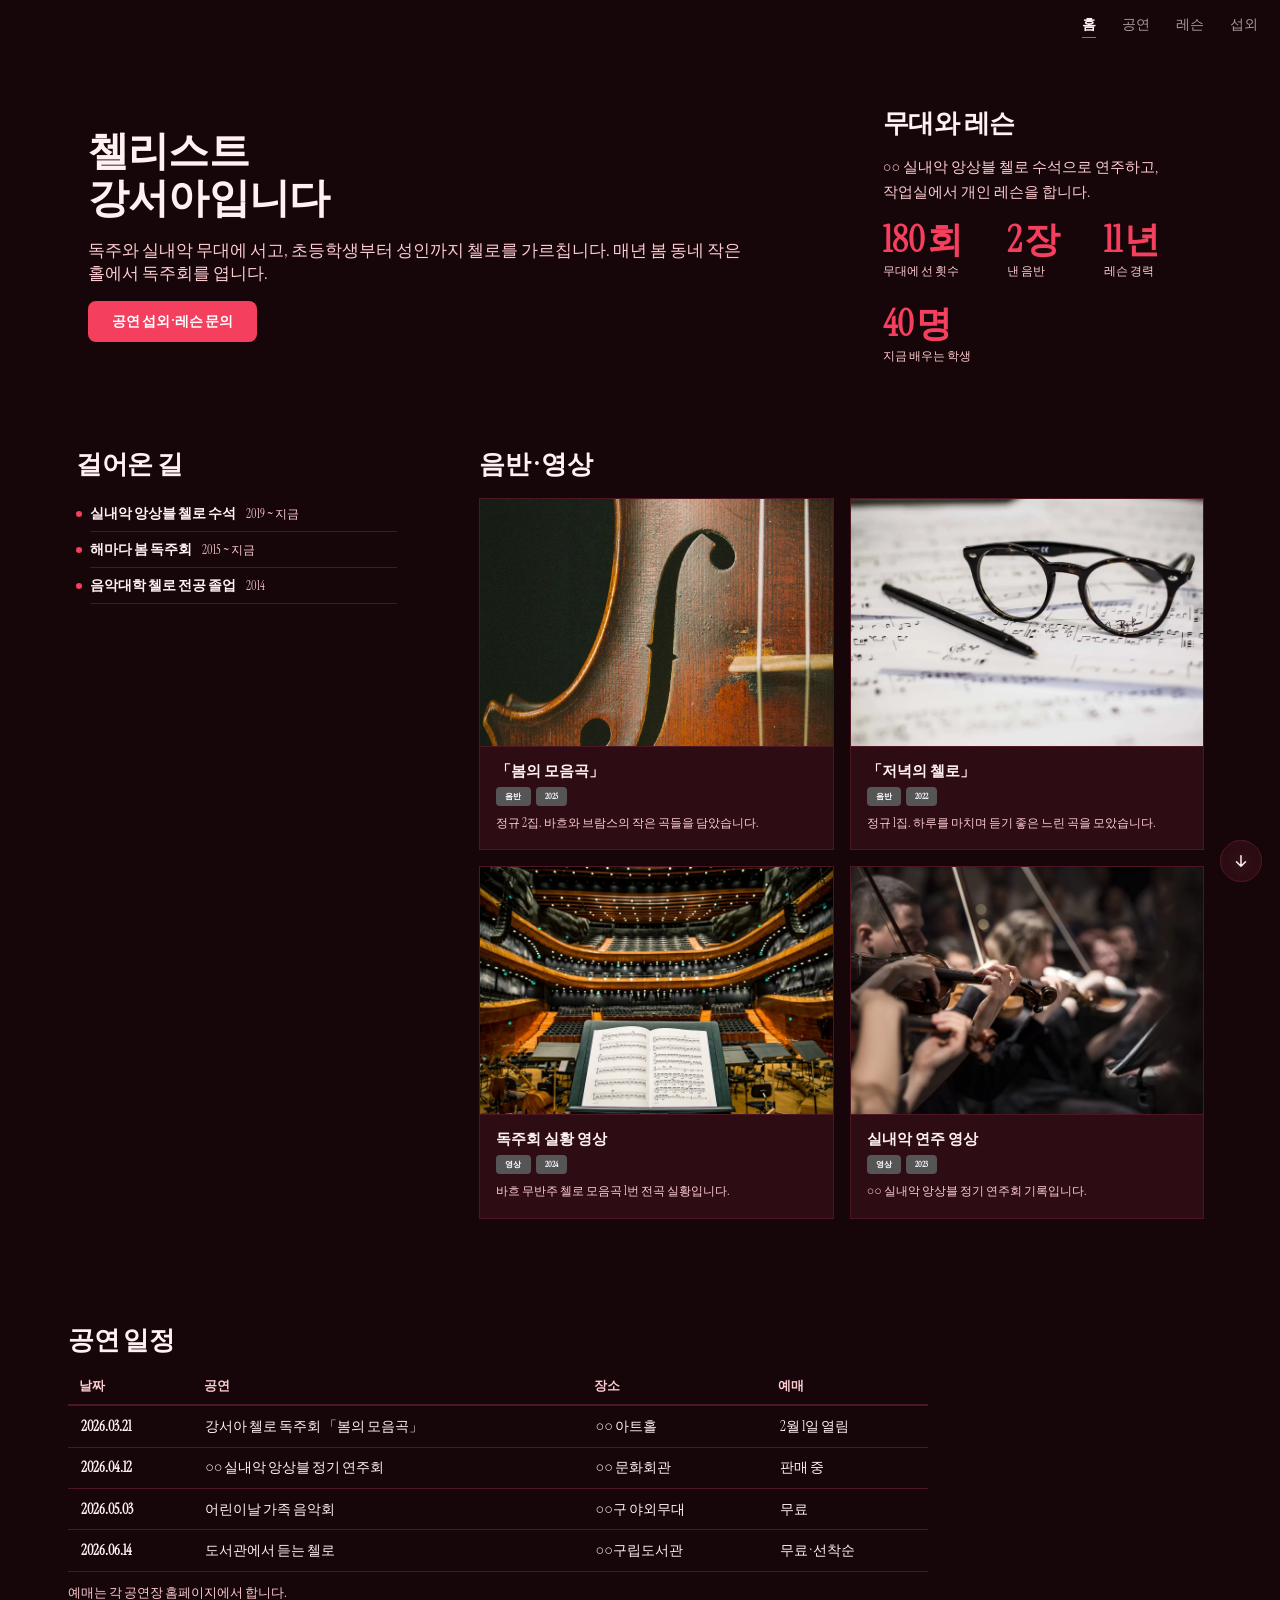
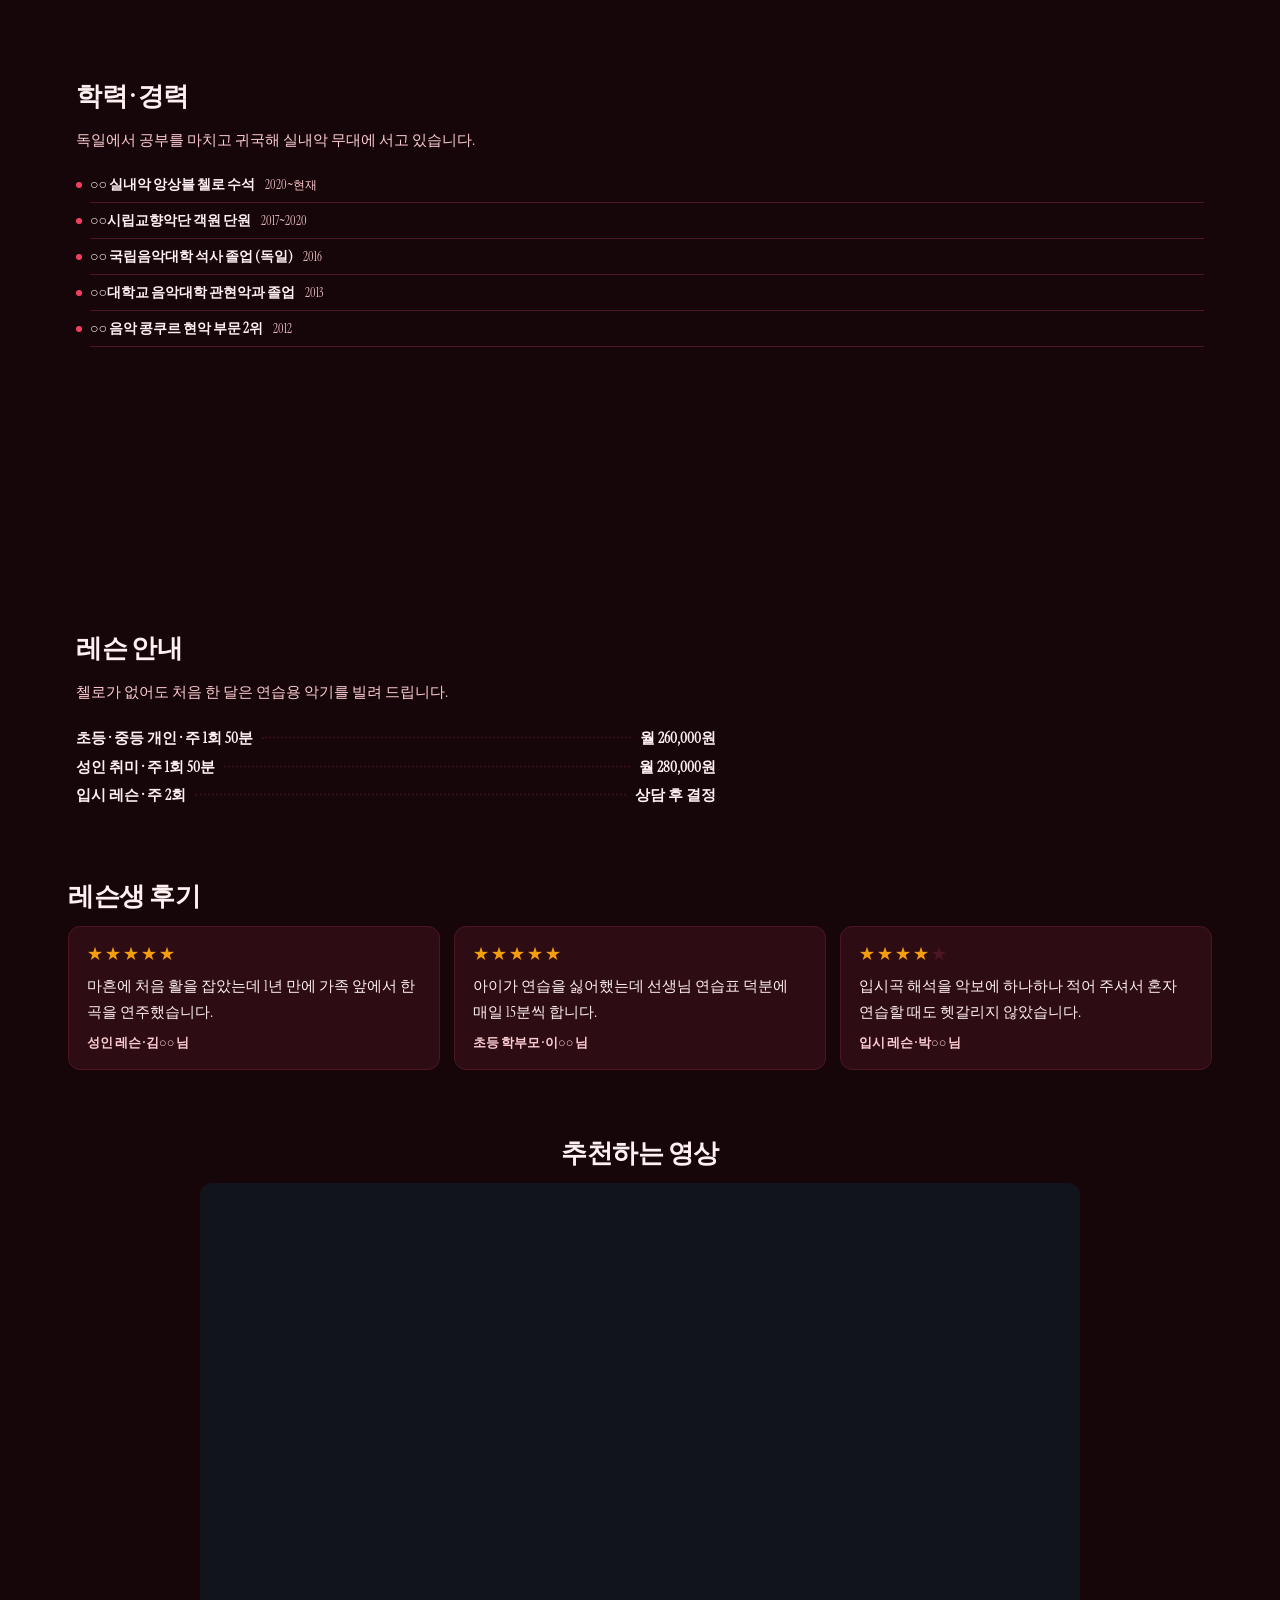
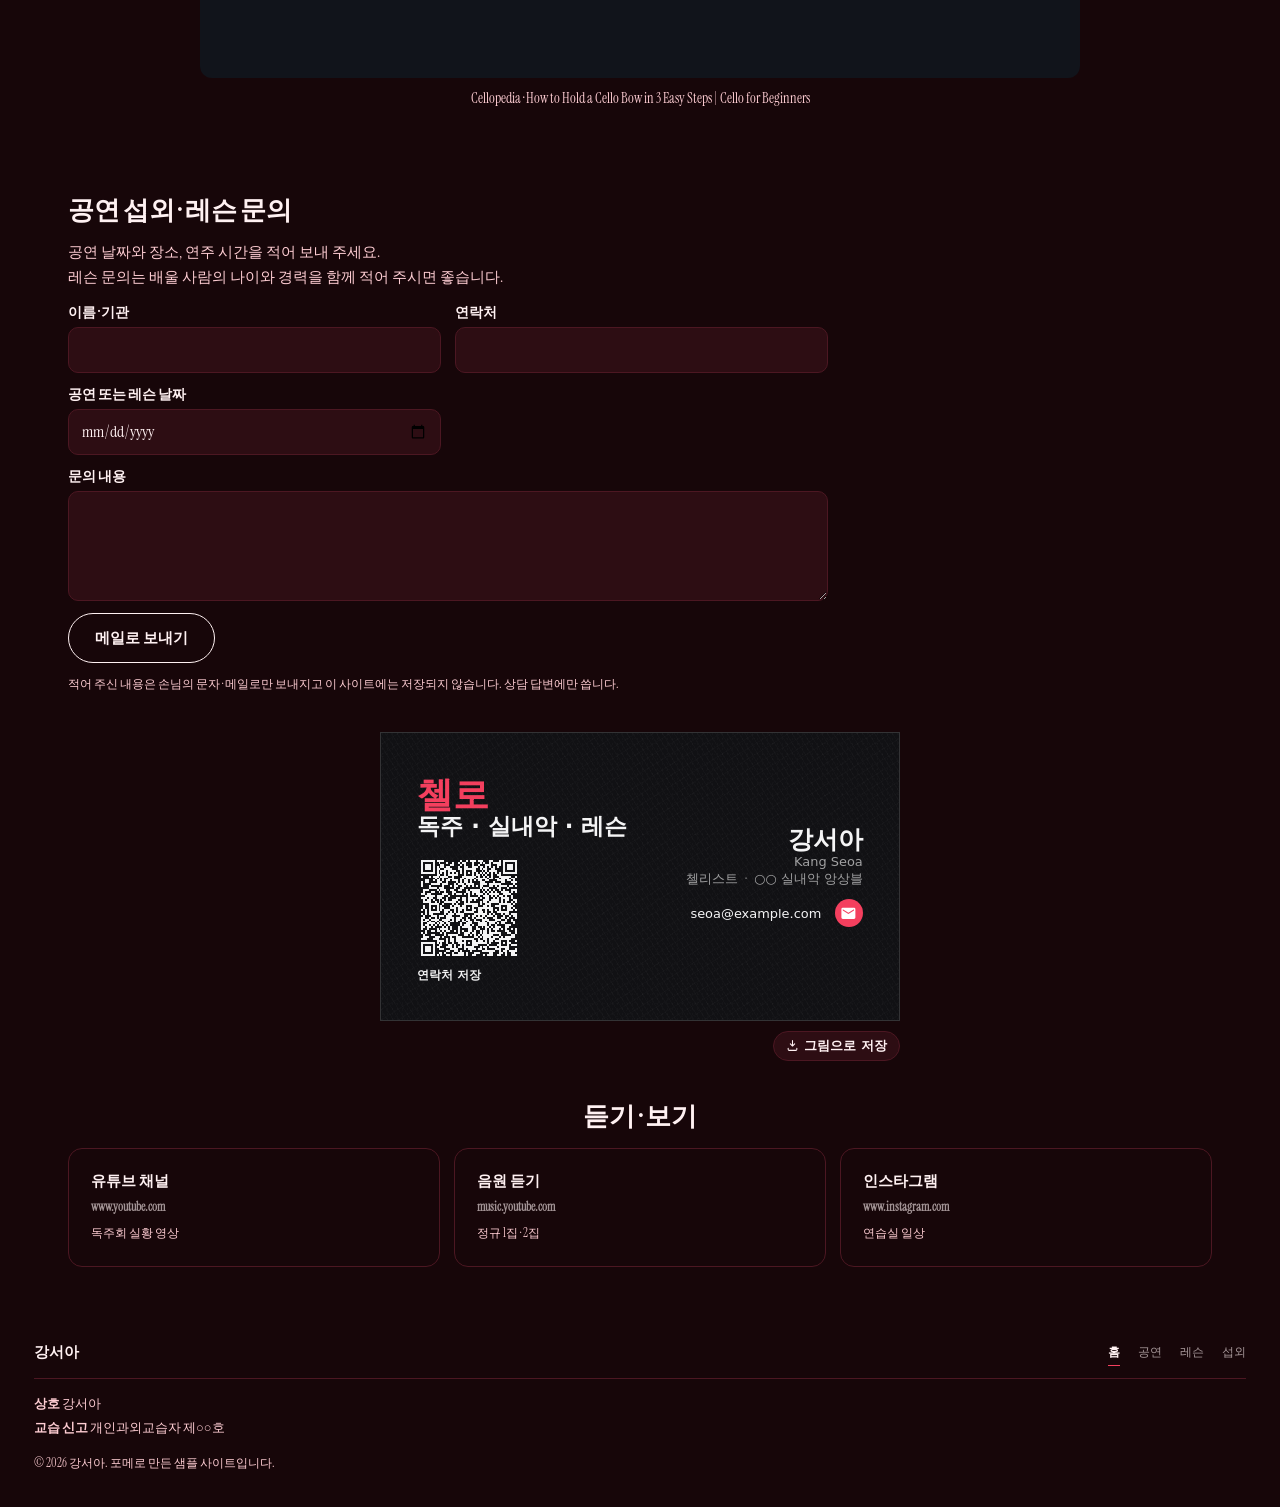
<file: index.html>
<!doctype html>
<html lang="ko">
<head>
  <meta charset="utf-8" />
  <meta name="viewport" content="width=device-width, initial-scale=1" />
  <title>첼리스트 강서아</title>
  <meta name="description" content="독주와 실내악 무대에 서고 초등학생부터 성인까지 첼로를 가르치는 첼리스트 강서아의 공연 · 레슨 안내입니다." />
  <meta property="og:type" content="website" />
  <meta property="og:title" content="첼리스트 강서아" />
  <meta property="og:description" content="독주와 실내악 무대에 서고 초등학생부터 성인까지 첼로를 가르치는 첼리스트 강서아의 공연 · 레슨 안내입니다." />
  <meta property="og:image" content="https://portfoliomaker-samples.github.io/14-paper-trail/assets/images/imgmwff8vfm7.webp" />
  <meta name="twitter:card" content="summary_large_image" />
  <link rel="icon" href="data:image/svg+xml,%3Csvg%20xmlns%3D%22http%3A%2F%2Fwww.w3.org%2F2000%2Fsvg%22%20viewBox%3D%220%200%2064%2064%22%3E%3Crect%20width%3D%2264%22%20height%3D%2264%22%20rx%3D%2214%22%20fill%3D%22%234f6bff%22%2F%3E%3Ctext%20x%3D%2232%22%20y%3D%2234%22%20text-anchor%3D%22middle%22%20dominant-baseline%3D%22central%22%20font-family%3D%22system-ui%2Csans-serif%22%20font-size%3D%2240%22%20font-weight%3D%22700%22%20fill%3D%22%23fff%22%3E%EC%84%9C%3C%2Ftext%3E%3C%2Fsvg%3E" />
  <link rel="stylesheet" href="./assets/site.css" />
  <style>@view-transition { navigation: auto; }</style>
  <style>html{scroll-behavior:smooth}.wf-pg{display:block}html,body{background:#170609}.wf-headbar{position:sticky;top:0;z-index:60;min-height:0!important;padding-top:0!important;padding-bottom:0!important}.wf-headbar--still{position:static}.wf-footbar{min-height:0!important;padding-top:0!important}.wf-headbar .wf__region{position:static!important;align-self:stretch!important;width:100%}.wf-headbar--side{position:fixed;top:10px;bottom:10px;left:10px;width:240px;padding:0!important;overflow:auto}.wf-headbar--side .wf__region{height:100%}@media (max-width:760px){.wf-headbar--side{position:static;top:auto;bottom:auto;left:auto;width:auto;overflow:visible;margin:10px 10px 0}.wf-headbar--side .wf__region{height:auto}}.wf-pg{scroll-margin-top:70px}</style>
</head>
<body>
  <div class="wf-page wf-headbar" style="font-family:'Instrument Serif', 'Nanum Myeongjo', AppleMyungjo, Batang, Georgia, serif;background:#170609;--wf-bg:#170609;--wf-text:#fff1f2;color:#fff1f2;--wf-surface:#2d0d13;--wf-line:#4c1722;--wf-muted:#fecdd3;--wf-accent:#f43f5e;--wf-on-accent:#ffffff;--wf-max:1200px;padding:10px 10px;--fx-dot-color:#fb7185;--fx-star-color:#ffffff;--fx-char-color:#fff1f2;--enter-at:2%;gap:10px"><nav class="wf__region is-sticky" data-enter="up" style="grid-column:1 / -1;grid-row:1;min-height:0px;border-radius:0px;border-width:0px;padding:min(12px, 6vw)">
      <div class="wf-bar" style="justify-content:end">
        <nav class="wf-nav" style="gap:26px">
        <a href="#pg-0" class="wf-nav__item is-current">홈</a>
        <a href="#pg-1" class="wf-nav__item">공연</a>
        <a href="#pg-2" class="wf-nav__item">레슨</a>
        <a href="#pg-3" class="wf-nav__item">섭외</a>
      </nav>
        
      </div>
    </nav></div>
  <section class="wf-pg" id="pg-0">
  <div class="wf-page is-rowmax wf-enter wf-enter--up wf-ix" style="font-family:'Instrument Serif', 'Nanum Myeongjo', AppleMyungjo, Batang, Georgia, serif;background:#170609;--wf-bg:#170609;--wf-text:#fff1f2;color:#fff1f2;--wf-surface:#2d0d13;--wf-line:#4c1722;--wf-muted:#fecdd3;--wf-accent:#f43f5e;--wf-on-accent:#ffffff;--wf-max:1200px;padding:10px 10px;--fx-dot-color:#fb7185;--fx-star-color:#ffffff;--fx-char-color:#fff1f2;--enter-at:2%;gap:10px">
    <div class="wf" style="grid-template-columns:repeat(6, minmax(0, 1fr));grid-template-rows:auto auto auto auto;gap:10px">
    
    <section class="wf__region" data-enter="left" style="grid-column:1 / 5;grid-row:2;min-height:0px;border-radius:0px;border-width:0px;padding:min(48px, 6vw)">
      <div class="wf-hero" style="align-items:flex-start;text-align:left">
        
        <h1 class="wf-hero__title" style="font-size:clamp(1.9em, 8.5vw, calc(0.85 * 3.2em))">첼리스트<br />강서아입니다</h1>
        <p class="wf-hero__sub">독주와 실내악 무대에 서고, 초등학생부터 성인까지 첼로를 가르칩니다. 매년 봄 동네 작은 홀에서 독주회를 엽니다.</p>
        <a class="wf-btn" style="border-radius:8px" href="#contact">공연 섭외 · 레슨 문의</a>
      </div>
    </section>
    <section class="wf__region" id="무대와-레슨" data-enter="right" style="grid-column:5 / -1;grid-row:2;min-height:0px;border-radius:0px;border-width:0px;padding:min(36px, 6vw)">
      <div class="wf-sec" style="align-items:flex-start">
        <h2 class="wf-sec__title">무대와 레슨</h2>
        <div class="wf-sec__cols" style="grid-template-columns:repeat(1, minmax(0, 1fr))">
          <p class="wf-sec__body">○○ 실내악 앙상블 첼로 수석으로 연주하고, 작업실에서 개인 레슨을 합니다.</p>
        </div>
        <div class="wf-stats"><div class="wf-stat"><b class="wf-stat__num"><i class="wf-stat__count" style="--wf-n-to:180" aria-hidden="true"></i><span class="wf-stat__plain" aria-hidden="true">180</span><span class="wf-stat__suffix" aria-hidden="true">회</span><span class="wf-sr">180회</span></b><span class="wf-stat__label">무대에 선 횟수</span></div><div class="wf-stat"><b class="wf-stat__num"><i class="wf-stat__count" style="--wf-n-to:2" aria-hidden="true"></i><span class="wf-stat__plain" aria-hidden="true">2</span><span class="wf-stat__suffix" aria-hidden="true">장</span><span class="wf-sr">2장</span></b><span class="wf-stat__label">낸 음반</span></div><div class="wf-stat"><b class="wf-stat__num"><i class="wf-stat__count" style="--wf-n-to:11" aria-hidden="true"></i><span class="wf-stat__plain" aria-hidden="true">11</span><span class="wf-stat__suffix" aria-hidden="true">년</span><span class="wf-sr">11년</span></b><span class="wf-stat__label">레슨 경력</span></div><div class="wf-stat"><b class="wf-stat__num"><i class="wf-stat__count" style="--wf-n-to:40" aria-hidden="true"></i><span class="wf-stat__plain" aria-hidden="true">40</span><span class="wf-stat__suffix" aria-hidden="true">명</span><span class="wf-sr">40명</span></b><span class="wf-stat__label">지금 배우는 학생</span></div></div>
      </div>
    </section>
    <section class="wf__region" id="걸어온-길" data-enter="left" style="grid-column:1 / 3;grid-row:3;min-height:0px;border-radius:0px;border-width:0px;padding:min(36px, 6vw)">
      <div class="wf-sec" style="align-items:flex-start">
        <h2 class="wf-sec__title">걸어온 길</h2>
        
        <ol class="wf-time"><li class="wf-time__row"><b>실내악 앙상블 첼로 수석</b><span>2019 ~ 지금</span></li><li class="wf-time__row"><b>해마다 봄 독주회</b><span>2015 ~ 지금</span></li><li class="wf-time__row"><b>음악대학 첼로 전공 졸업</b><span>2014</span></li></ol>
      </div>
    </section>
    <section class="wf__region wf-tfx wf-tfx--fill wf-tfx-on--title" id="음반-영상" data-enter="right" style="grid-column:3 / -1;grid-row:3;min-height:0px;border-radius:0px;border-width:0px;padding:min(36px, 6vw);--tfx-step:40ms;--tfx-delay:0ms" data-fx="mxHover">
      <div class="wf-gal is-phone2">
        <h2 class="wf-sec__title">음반 · 영상</h2>
        
        
        <div class="wf-gal__grid" style="grid-template-columns:repeat(2, minmax(0, 1fr))">
          <article class="wf-card"><span class="wf-card__thumb" style="padding-bottom:70%"><img class="wf-card__img" src="./assets/images/imgmwff1rv83.webp" alt="「봄의 모음곡」" loading="lazy" decoding="async" style="object-fit:cover" /></span><span class="wf-card__body">
              
              <b class="wf-card__title">「봄의 모음곡」</b>
              <span class="wf-card__stack wf-card__stack--badges"><span class="wf-tag wf-tag--badge" style="--bdg-bg:#555555;--bdg-fg:#ffffff">음반</span><span class="wf-tag wf-tag--badge" style="--bdg-bg:#555555;--bdg-fg:#ffffff">2025</span></span>
              <span class="wf-card__desc">정규 2집. 바흐와 브람스의 작은 곡들을 담았습니다.</span>
              
              
              
            </span></article>
          <article class="wf-card"><span class="wf-card__thumb" style="padding-bottom:70%"><img class="wf-card__img" src="./assets/images/imgmwff1s2j4.webp" alt="「저녁의 첼로」" loading="lazy" decoding="async" style="object-fit:cover" /></span><span class="wf-card__body">
              
              <b class="wf-card__title">「저녁의 첼로」</b>
              <span class="wf-card__stack wf-card__stack--badges"><span class="wf-tag wf-tag--badge" style="--bdg-bg:#555555;--bdg-fg:#ffffff">음반</span><span class="wf-tag wf-tag--badge" style="--bdg-bg:#555555;--bdg-fg:#ffffff">2022</span></span>
              <span class="wf-card__desc">정규 1집. 하루를 마치며 듣기 좋은 느린 곡을 모았습니다.</span>
              
              
              
            </span></article>
          <article class="wf-card"><span class="wf-card__thumb" style="padding-bottom:70%"><img class="wf-card__img" src="./assets/images/imgmwff1sfv5.webp" alt="독주회 실황 영상" loading="lazy" decoding="async" style="object-fit:cover" /></span><span class="wf-card__body">
              
              <b class="wf-card__title">독주회 실황 영상</b>
              <span class="wf-card__stack wf-card__stack--badges"><span class="wf-tag wf-tag--badge" style="--bdg-bg:#555555;--bdg-fg:#ffffff">영상</span><span class="wf-tag wf-tag--badge" style="--bdg-bg:#555555;--bdg-fg:#ffffff">2024</span></span>
              <span class="wf-card__desc">바흐 무반주 첼로 모음곡 1번 전곡 실황입니다.</span>
              
              
              
            </span></article>
          <article class="wf-card"><span class="wf-card__thumb" style="padding-bottom:70%"><img class="wf-card__img" src="./assets/images/imgmwff1sib6.webp" alt="실내악 연주 영상" loading="lazy" decoding="async" style="object-fit:cover" /></span><span class="wf-card__body">
              
              <b class="wf-card__title">실내악 연주 영상</b>
              <span class="wf-card__stack wf-card__stack--badges"><span class="wf-tag wf-tag--badge" style="--bdg-bg:#555555;--bdg-fg:#ffffff">영상</span><span class="wf-tag wf-tag--badge" style="--bdg-bg:#555555;--bdg-fg:#ffffff">2023</span></span>
              <span class="wf-card__desc">○○ 실내악 앙상블 정기 연주회 기록입니다.</span>
              
              
              
            </span></article>
        </div>
        
        
      </div>
    </section>
    
    </div>
    <a class="wf-down" href="#%EB%AC%B4%EB%8C%80%EC%99%80-%EB%A0%88%EC%8A%A8" aria-label="아래로 이동"><svg width="18" height="18" viewBox="0 0 24 24" fill="none" stroke="currentColor" stroke-width="2" stroke-linecap="round" stroke-linejoin="round"><path d="M12 5v14M6 13l6 6 6-6"/></svg></a>
  </div>
  </section>
  <section class="wf-pg" id="pg-1">
  <div class="wf-page is-rowmax wf-enter wf-enter--up wf-ix" style="font-family:'Instrument Serif', 'Nanum Myeongjo', AppleMyungjo, Batang, Georgia, serif;background:#170609;--wf-bg:#170609;--wf-text:#fff1f2;color:#fff1f2;--wf-surface:#2d0d13;--wf-line:#4c1722;--wf-muted:#fecdd3;--wf-accent:#f43f5e;--wf-on-accent:#ffffff;--wf-max:1200px;padding:10px 10px;--fx-dot-color:#fb7185;--fx-star-color:#ffffff;--fx-char-color:#fff1f2;--enter-at:2%;gap:10px">
    <div class="wf" style="grid-template-columns:minmax(0, 1fr);grid-template-rows:auto auto 1fr auto;gap:10px">
    <section class="wf__region" id="공연-일정" data-enter="up" style="grid-column:1;grid-row:2;min-height:0px;border-radius:0px;border-width:0px;padding:min(28px, 6vw)">
      <div class="wf-table wf-table--stack">
        <h2 class="wf-sec__title">공연 일정</h2>
        <div class="wf-table__scroll"><table><thead><tr><th scope="col">날짜</th><th scope="col">공연</th><th scope="col">장소</th><th scope="col">예매</th></tr></thead><tbody><tr><td data-h="날짜">2026.03.21</td><td data-h="공연">강서아 첼로 독주회 「봄의 모음곡」</td><td data-h="장소">○○ 아트홀</td><td data-h="예매">2월 1일 열림</td></tr><tr><td data-h="날짜">2026.04.12</td><td data-h="공연">○○ 실내악 앙상블 정기 연주회</td><td data-h="장소">○○ 문화회관</td><td data-h="예매">판매 중</td></tr><tr><td data-h="날짜">2026.05.03</td><td data-h="공연">어린이날 가족 음악회</td><td data-h="장소">○○구 야외무대</td><td data-h="예매">무료</td></tr><tr><td data-h="날짜">2026.06.14</td><td data-h="공연">도서관에서 듣는 첼로</td><td data-h="장소">○○구립도서관</td><td data-h="예매">무료 · 선착순</td></tr></tbody></table></div>
        <p class="wf-table__note">예매는 각 공연장 홈페이지에서 합니다.</p>
      </div>
    </section>
    <section class="wf__region" id="학력-경력" data-enter="up" style="grid-column:1;grid-row:3;min-height:0px;border-radius:0px;border-width:0px;padding:min(36px, 6vw)">
      <div class="wf-sec" style="align-items:flex-start">
        <h2 class="wf-sec__title">학력 · 경력</h2>
        <div class="wf-sec__cols" style="grid-template-columns:repeat(1, minmax(0, 1fr))">
          <p class="wf-sec__body">독일에서 공부를 마치고 귀국해 실내악 무대에 서고 있습니다.</p>
        </div>
        <ol class="wf-time"><li class="wf-time__row"><b>○○ 실내악 앙상블 첼로 수석</b><span>2020~현재</span></li><li class="wf-time__row"><b>○○시립교향악단 객원 단원</b><span>2017~2020</span></li><li class="wf-time__row"><b>○○ 국립음악대학 석사 졸업 (독일)</b><span>2016</span></li><li class="wf-time__row"><b>○○대학교 음악대학 관현악과 졸업</b><span>2013</span></li><li class="wf-time__row"><b>○○ 음악 콩쿠르 현악 부문 2위</b><span>2012</span></li></ol>
      </div>
    </section>
    </div>
    <a class="wf-down" href="#%EA%B3%B5%EC%97%B0-%EC%9D%BC%EC%A0%95" aria-label="아래로 이동"><svg width="18" height="18" viewBox="0 0 24 24" fill="none" stroke="currentColor" stroke-width="2" stroke-linecap="round" stroke-linejoin="round"><path d="M12 5v14M6 13l6 6 6-6"/></svg></a>
  </div>
  </section>
  <section class="wf-pg" id="pg-2">
  <div class="wf-page is-rowmax wf-enter wf-enter--up wf-ix" style="font-family:'Instrument Serif', 'Nanum Myeongjo', AppleMyungjo, Batang, Georgia, serif;background:#170609;--wf-bg:#170609;--wf-text:#fff1f2;color:#fff1f2;--wf-surface:#2d0d13;--wf-line:#4c1722;--wf-muted:#fecdd3;--wf-accent:#f43f5e;--wf-on-accent:#ffffff;--wf-max:1200px;padding:10px 10px;--fx-dot-color:#fb7185;--fx-star-color:#ffffff;--fx-char-color:#fff1f2;--enter-at:2%;gap:10px">
    <div class="wf" style="grid-template-columns:minmax(0, 1fr);grid-template-rows:auto auto 1fr;gap:10px">
    <section class="wf__region" id="레슨-안내" data-enter="up" style="grid-column:1;grid-row:2;min-height:0px;border-radius:0px;border-width:0px;padding:min(36px, 6vw)">
      <div class="wf-sec" style="align-items:flex-start">
        <h2 class="wf-sec__title">레슨 안내</h2>
        <div class="wf-sec__cols" style="grid-template-columns:repeat(1, minmax(0, 1fr))">
          <p class="wf-sec__body">첼로가 없어도 처음 한 달은 연습용 악기를 빌려 드립니다.</p>
        </div>
        <dl class="wf-price"><div class="wf-price__row"><dt>초등 · 중등 개인 · 주 1회 50분</dt><span class="wf-price__dots" aria-hidden="true"></span><dd>월 260,000원</dd></div><div class="wf-price__row"><dt>성인 취미 · 주 1회 50분</dt><span class="wf-price__dots" aria-hidden="true"></span><dd>월 280,000원</dd></div><div class="wf-price__row"><dt>입시 레슨 · 주 2회</dt><span class="wf-price__dots" aria-hidden="true"></span><dd>상담 후 결정</dd></div></dl>
      </div>
    </section>
    <section class="wf__region" id="레슨생-후기" data-enter="up" style="grid-column:1;grid-row:3;min-height:0px;border-radius:0px;border-width:0px;padding:min(28px, 6vw)">
      <div class="wf-rev">
        <h2 class="wf-sec__title">레슨생 후기</h2>
        <div class="wf-rev__grid" style="--rev-cols:3"><figure class="wf-rev__card"><span class="wf-rev__stars" aria-label="별점 5점">★★★★★<i></i></span><blockquote class="wf-rev__text">마흔에 처음 활을 잡았는데 1년 만에 가족 앞에서 한 곡을 연주했습니다.</blockquote><figcaption class="wf-rev__name">성인 레슨 · 김○○ 님</figcaption></figure><figure class="wf-rev__card"><span class="wf-rev__stars" aria-label="별점 5점">★★★★★<i></i></span><blockquote class="wf-rev__text">아이가 연습을 싫어했는데 선생님 연습표 덕분에 매일 15분씩 합니다.</blockquote><figcaption class="wf-rev__name">초등 학부모 · 이○○ 님</figcaption></figure><figure class="wf-rev__card"><span class="wf-rev__stars" aria-label="별점 4점">★★★★<i>★</i></span><blockquote class="wf-rev__text">입시곡 해석을 악보에 하나하나 적어 주셔서 혼자 연습할 때도 헷갈리지 않았습니다.</blockquote><figcaption class="wf-rev__name">입시 레슨 · 박○○ 님</figcaption></figure></div>
      </div>
    </section>
    </div>
    <div class="wf wf--row" style="grid-template-columns:repeat(1, minmax(0, 1fr));gap:10px">
      <section class="wf__region" id="추천하는-영상" data-enter="up" style="min-height:0px;border-radius:0px;border-width:0px;padding:min(28px, 6vw)">
      <div class="wf-video" style="align-items:center;text-align:center">
        <h2 class="wf-sec__title">추천하는 영상</h2>
        
        <iframe class="wf-video__frame" src="https://www.youtube-nocookie.com/embed/cN-th-Q3Ed4" title="추천하는 영상" loading="lazy" allow="accelerometer; autoplay; clipboard-write; encrypted-media; gyroscope; picture-in-picture; web-share" referrerpolicy="strict-origin-when-cross-origin" allowfullscreen></iframe>
        <p class="wf-video__cap">Cellopedia · How to Hold a Cello Bow in 3 Easy Steps | Cello for Beginners</p>
      </div>
    </section>
    </div>
    <a class="wf-down" href="#%EB%A0%88%EC%8A%A8-%EC%95%88%EB%82%B4" aria-label="아래로 이동"><svg width="18" height="18" viewBox="0 0 24 24" fill="none" stroke="currentColor" stroke-width="2" stroke-linecap="round" stroke-linejoin="round"><path d="M12 5v14M6 13l6 6 6-6"/></svg></a>
  </div>
  </section>
  <section class="wf-pg" id="pg-3">
  <div class="wf-page is-rowmax wf-enter wf-enter--up wf-ix" style="font-family:'Instrument Serif', 'Nanum Myeongjo', AppleMyungjo, Batang, Georgia, serif;background:#170609;--wf-bg:#170609;--wf-text:#fff1f2;color:#fff1f2;--wf-surface:#2d0d13;--wf-line:#4c1722;--wf-muted:#fecdd3;--wf-accent:#f43f5e;--wf-on-accent:#ffffff;--wf-max:1200px;padding:10px 10px;--fx-dot-color:#fb7185;--fx-star-color:#ffffff;--fx-char-color:#fff1f2;--enter-at:2%;gap:10px">
    <div class="wf" style="grid-template-columns:minmax(0, 1fr);grid-template-rows:auto auto;gap:10px">
    <section class="wf__region" id="contact" data-enter="up" style="grid-column:1;grid-row:2;min-height:0px;border-radius:0px;border-width:0px;padding:min(28px, 6vw)">
      <form class="wf-inq" data-head="홈페이지 문의 · 공연 섭외 · 레슨 문의" onsubmit="return false">
        <h2 class="wf-sec__title">공연 섭외 · 레슨 문의</h2>
        <p class="wf-inq__sub">공연 날짜와 장소, 연주 시간을 적어 보내 주세요.<br />레슨 문의는 배울 사람의 나이와 경력을 함께 적어 주시면 좋습니다.</p>
        <div class="wf-inq__form"><label class="wf-inq__row"><span>이름 · 기관</span><input name="q0" data-q="이름 · 기관"></label><label class="wf-inq__row"><span>연락처</span><input name="q1" data-q="연락처" type="tel" inputmode="tel" autocomplete="tel"></label><label class="wf-inq__row"><span>공연 또는 레슨 날짜</span><input name="q2" data-q="공연 또는 레슨 날짜" type="date"></label><label class="wf-inq__row is-wide"><span>문의 내용</span><textarea name="q3" rows="4" data-q="문의 내용"></textarea></label></div>
        <p class="wf-inq__err" role="alert" hidden></p>
        <div class="wf-inq__btns"><a class="wf-inq__btn is-mail" href="mailto:seoa@example.com" data-inq="mail" data-subj="공연 섭외 · 레슨 문의">메일로 보내기</a></div>
        
        <p class="wf-inq__privacy">적어 주신 내용은 손님의 문자 · 메일로만 보내지고 이 사이트에는 저장되지 않습니다. 상담 답변에만 씁니다.</p>
        <script>(function(f){f=document.currentScript.parentNode;var td=new Date(Date.now()+0*864e5-new Date().getTimezoneOffset()*60000).toISOString().slice(0,10);[].forEach.call(f.querySelectorAll('input[type=date]'),function(e){e.min=td;});[].forEach.call(f.querySelectorAll('[data-inq]'),function(a){var base=a.getAttribute('href');a.addEventListener('click',function(ev){var er=f.querySelector('.wf-inq__err');var bad='',el=null;[].forEach.call(f.querySelectorAll('input[type=date]'),function(e){if(!bad&&e.value&&e.min&&e.value<e.min){var m=new Date(e.min+'T00:00');bad=e.getAttribute('data-q')+': '+(m.getMonth()+1)+'월 '+m.getDate()+'일부터 정할 수 있습니다.';el=e;}});if(!bad&&a.getAttribute('data-inq')==='mail'){var tl=f.querySelector('input[type=tel]');if(tl&&!tl.value.trim()){bad='메일로 보내실 때는 답을 드릴 수 있게 「'+tl.getAttribute('data-q')+'」 칸을 채워 주세요.';el=tl;}}if(bad){ev.preventDefault();er.textContent=bad;er.hidden=false;el.focus();return;}er.hidden=true;var t=[].map.call(f.querySelectorAll('[data-q]'),function(e){var v=e.value.trim();if(v&&e.type==='date'){var d=new Date(v+'T00:00');v=(d.getMonth()+1)+'월 '+d.getDate()+'일 ('+'일월화수목금토'.charAt(d.getDay())+')';}return v?e.getAttribute('data-q')+': '+v:'';}).filter(Boolean).join('\n');a.href=a.getAttribute('data-inq')==='sms'?base+'?&body='+encodeURIComponent('['+f.getAttribute('data-head')+']'+String.fromCharCode(10)+t):base+'?subject='+encodeURIComponent(a.getAttribute('data-subj'))+'&body='+encodeURIComponent(t);});});})();</script>
      </form>
    </section>
    </div>
    <div class="wf wf--row" style="grid-template-columns:repeat(1, minmax(0, 1fr));gap:10px">
      <section class="wf__region" data-enter="up" style="min-height:0px;border-radius:0px;border-width:0px;padding:min(0px, 6vw)">
      <div class="wf-bcardbox" style="max-width:520px"><div class="wf-bcard wf-bcard--dark wf-bcard--ico-fill" style="--bc-paper:0.4;max-width:520px">
        <span class="wf-bcard__deco" aria-hidden="true"></span>
        <span class="wf-bcard__paper" aria-hidden="true"></span>
        <div class="wf-bcard__in">
        
        <span class="wf-bcard__org">○○ 실내악 앙상블</span>
        <span class="wf-bcard__mono">KS</span>
        <div class="wf-bcard__lead">
          <b class="wf-bcard__role">첼로</b>
          <span class="wf-bcard__rolesub">독주 · 실내악 · 레슨</span>
        </div>
        <div class="wf-bcard__info">
          <div class="wf-bcard__row">
            <span class="wf-bcard__text">
              <b class="wf-bcard__name">강서아</b>
              <span class="wf-bcard__nameen">Kang Seoa</span>
              <span class="wf-bcard__title wf-bcard__titles"><span class="wf-bcard__tpart">첼리스트</span><span class="wf-bcard__tpart wf-bcard__tpart--org">○○ 실내악 앙상블</span></span>
            </span>
            <span class="wf-bcard__ico" aria-hidden="true"><svg viewBox="0 0 24 24"><path d="M12 12a5 5 0 1 0 0-10 5 5 0 0 0 0 10zm0 2c-5 0-9 2.5-9 5.5V22h18v-2.5c0-3-4-5.5-9-5.5z" fill="currentColor"/></svg></span>
          </div>
          <div class="wf-bcard__row wf-bcard__row--mail"><span class="wf-bcard__text"><span class="wf-bcard__line">seoa@example.com</span></span><span class="wf-bcard__ico" aria-hidden="true"><svg viewBox="0 0 24 24"><path d="M20 4H4a2 2 0 0 0-2 2v12a2 2 0 0 0 2 2h16a2 2 0 0 0 2-2V6a2 2 0 0 0-2-2zm0 4-8 5-8-5V6l8 5 8-5v2z" fill="currentColor"/></svg></span></div>
        </div>
        <p class="wf-bcard__tagline">매년 봄 동네 작은 홀에서 독주회를 엽니다.</p>
        
        <div class="wf-bcard__side"><span class="wf-bcard__qr"><svg class="wf-qr" viewBox="0 0 53 53" role="img" aria-label="연락처 QR 코드" shape-rendering="crispEdges"><path d="M2,2h1v1h-1zM3,2h1v1h-1zM4,2h1v1h-1zM5,2h1v1h-1zM6,2h1v1h-1zM7,2h1v1h-1zM8,2h1v1h-1zM10,2h1v1h-1zM11,2h1v1h-1zM12,2h1v1h-1zM13,2h1v1h-1zM22,2h1v1h-1zM25,2h1v1h-1zM27,2h1v1h-1zM28,2h1v1h-1zM29,2h1v1h-1zM31,2h1v1h-1zM32,2h1v1h-1zM33,2h1v1h-1zM37,2h1v1h-1zM38,2h1v1h-1zM42,2h1v1h-1zM44,2h1v1h-1zM45,2h1v1h-1zM46,2h1v1h-1zM47,2h1v1h-1zM48,2h1v1h-1zM49,2h1v1h-1zM50,2h1v1h-1zM2,3h1v1h-1zM8,3h1v1h-1zM11,3h1v1h-1zM15,3h1v1h-1zM18,3h1v1h-1zM21,3h1v1h-1zM23,3h1v1h-1zM24,3h1v1h-1zM28,3h1v1h-1zM32,3h1v1h-1zM34,3h1v1h-1zM37,3h1v1h-1zM39,3h1v1h-1zM40,3h1v1h-1zM41,3h1v1h-1zM42,3h1v1h-1zM44,3h1v1h-1zM50,3h1v1h-1zM2,4h1v1h-1zM4,4h1v1h-1zM5,4h1v1h-1zM6,4h1v1h-1zM8,4h1v1h-1zM12,4h1v1h-1zM13,4h1v1h-1zM17,4h1v1h-1zM18,4h1v1h-1zM22,4h1v1h-1zM24,4h1v1h-1zM28,4h1v1h-1zM31,4h1v1h-1zM35,4h1v1h-1zM36,4h1v1h-1zM37,4h1v1h-1zM41,4h1v1h-1zM42,4h1v1h-1zM44,4h1v1h-1zM46,4h1v1h-1zM47,4h1v1h-1zM48,4h1v1h-1zM50,4h1v1h-1zM2,5h1v1h-1zM4,5h1v1h-1zM5,5h1v1h-1zM6,5h1v1h-1zM8,5h1v1h-1zM10,5h1v1h-1zM12,5h1v1h-1zM13,5h1v1h-1zM15,5h1v1h-1zM16,5h1v1h-1zM21,5h1v1h-1zM24,5h1v1h-1zM25,5h1v1h-1zM28,5h1v1h-1zM29,5h1v1h-1zM30,5h1v1h-1zM32,5h1v1h-1zM33,5h1v1h-1zM35,5h1v1h-1zM37,5h1v1h-1zM39,5h1v1h-1zM41,5h1v1h-1zM44,5h1v1h-1zM46,5h1v1h-1zM47,5h1v1h-1zM48,5h1v1h-1zM50,5h1v1h-1zM2,6h1v1h-1zM4,6h1v1h-1zM5,6h1v1h-1zM6,6h1v1h-1zM8,6h1v1h-1zM10,6h1v1h-1zM11,6h1v1h-1zM14,6h1v1h-1zM15,6h1v1h-1zM16,6h1v1h-1zM17,6h1v1h-1zM21,6h1v1h-1zM22,6h1v1h-1zM24,6h1v1h-1zM25,6h1v1h-1zM26,6h1v1h-1zM27,6h1v1h-1zM28,6h1v1h-1zM29,6h1v1h-1zM32,6h1v1h-1zM34,6h1v1h-1zM35,6h1v1h-1zM38,6h1v1h-1zM39,6h1v1h-1zM44,6h1v1h-1zM46,6h1v1h-1zM47,6h1v1h-1zM48,6h1v1h-1zM50,6h1v1h-1zM2,7h1v1h-1zM8,7h1v1h-1zM10,7h1v1h-1zM12,7h1v1h-1zM13,7h1v1h-1zM14,7h1v1h-1zM16,7h1v1h-1zM17,7h1v1h-1zM18,7h1v1h-1zM19,7h1v1h-1zM22,7h1v1h-1zM24,7h1v1h-1zM28,7h1v1h-1zM29,7h1v1h-1zM33,7h1v1h-1zM35,7h1v1h-1zM37,7h1v1h-1zM38,7h1v1h-1zM39,7h1v1h-1zM40,7h1v1h-1zM44,7h1v1h-1zM50,7h1v1h-1zM2,8h1v1h-1zM3,8h1v1h-1zM4,8h1v1h-1zM5,8h1v1h-1zM6,8h1v1h-1zM7,8h1v1h-1zM8,8h1v1h-1zM10,8h1v1h-1zM12,8h1v1h-1zM14,8h1v1h-1zM16,8h1v1h-1zM18,8h1v1h-1zM20,8h1v1h-1zM22,8h1v1h-1zM24,8h1v1h-1zM26,8h1v1h-1zM28,8h1v1h-1zM30,8h1v1h-1zM32,8h1v1h-1zM34,8h1v1h-1zM36,8h1v1h-1zM38,8h1v1h-1zM40,8h1v1h-1zM42,8h1v1h-1zM44,8h1v1h-1zM45,8h1v1h-1zM46,8h1v1h-1zM47,8h1v1h-1zM48,8h1v1h-1zM49,8h1v1h-1zM50,8h1v1h-1zM10,9h1v1h-1zM11,9h1v1h-1zM14,9h1v1h-1zM16,9h1v1h-1zM17,9h1v1h-1zM18,9h1v1h-1zM19,9h1v1h-1zM20,9h1v1h-1zM24,9h1v1h-1zM28,9h1v1h-1zM30,9h1v1h-1zM31,9h1v1h-1zM33,9h1v1h-1zM35,9h1v1h-1zM38,9h1v1h-1zM41,9h1v1h-1zM42,9h1v1h-1zM2,10h1v1h-1zM6,10h1v1h-1zM8,10h1v1h-1zM9,10h1v1h-1zM10,10h1v1h-1zM12,10h1v1h-1zM13,10h1v1h-1zM14,10h1v1h-1zM15,10h1v1h-1zM18,10h1v1h-1zM23,10h1v1h-1zM24,10h1v1h-1zM25,10h1v1h-1zM26,10h1v1h-1zM27,10h1v1h-1zM28,10h1v1h-1zM29,10h1v1h-1zM31,10h1v1h-1zM34,10h1v1h-1zM36,10h1v1h-1zM38,10h1v1h-1zM42,10h1v1h-1zM43,10h1v1h-1zM44,10h1v1h-1zM45,10h1v1h-1zM46,10h1v1h-1zM47,10h1v1h-1zM50,10h1v1h-1zM9,11h1v1h-1zM11,11h1v1h-1zM13,11h1v1h-1zM16,11h1v1h-1zM17,11h1v1h-1zM18,11h1v1h-1zM22,11h1v1h-1zM23,11h1v1h-1zM25,11h1v1h-1zM26,11h1v1h-1zM27,11h1v1h-1zM28,11h1v1h-1zM30,11h1v1h-1zM31,11h1v1h-1zM32,11h1v1h-1zM33,11h1v1h-1zM34,11h1v1h-1zM35,11h1v1h-1zM37,11h1v1h-1zM38,11h1v1h-1zM40,11h1v1h-1zM41,11h1v1h-1zM43,11h1v1h-1zM44,11h1v1h-1zM45,11h1v1h-1zM46,11h1v1h-1zM48,11h1v1h-1zM49,11h1v1h-1zM4,12h1v1h-1zM5,12h1v1h-1zM8,12h1v1h-1zM10,12h1v1h-1zM11,12h1v1h-1zM13,12h1v1h-1zM15,12h1v1h-1zM16,12h1v1h-1zM18,12h1v1h-1zM19,12h1v1h-1zM20,12h1v1h-1zM22,12h1v1h-1zM24,12h1v1h-1zM25,12h1v1h-1zM27,12h1v1h-1zM29,12h1v1h-1zM31,12h1v1h-1zM32,12h1v1h-1zM35,12h1v1h-1zM36,12h1v1h-1zM41,12h1v1h-1zM42,12h1v1h-1zM43,12h1v1h-1zM44,12h1v1h-1zM46,12h1v1h-1zM47,12h1v1h-1zM49,12h1v1h-1zM2,13h1v1h-1zM4,13h1v1h-1zM5,13h1v1h-1zM10,13h1v1h-1zM11,13h1v1h-1zM12,13h1v1h-1zM15,13h1v1h-1zM20,13h1v1h-1zM22,13h1v1h-1zM24,13h1v1h-1zM25,13h1v1h-1zM27,13h1v1h-1zM32,13h1v1h-1zM33,13h1v1h-1zM34,13h1v1h-1zM39,13h1v1h-1zM43,13h1v1h-1zM44,13h1v1h-1zM48,13h1v1h-1zM49,13h1v1h-1zM50,13h1v1h-1zM2,14h1v1h-1zM7,14h1v1h-1zM8,14h1v1h-1zM9,14h1v1h-1zM10,14h1v1h-1zM11,14h1v1h-1zM13,14h1v1h-1zM14,14h1v1h-1zM15,14h1v1h-1zM19,14h1v1h-1zM21,14h1v1h-1zM22,14h1v1h-1zM23,14h1v1h-1zM25,14h1v1h-1zM26,14h1v1h-1zM27,14h1v1h-1zM28,14h1v1h-1zM32,14h1v1h-1zM33,14h1v1h-1zM34,14h1v1h-1zM35,14h1v1h-1zM37,14h1v1h-1zM38,14h1v1h-1zM39,14h1v1h-1zM40,14h1v1h-1zM41,14h1v1h-1zM42,14h1v1h-1zM49,14h1v1h-1zM2,15h1v1h-1zM6,15h1v1h-1zM13,15h1v1h-1zM17,15h1v1h-1zM19,15h1v1h-1zM20,15h1v1h-1zM23,15h1v1h-1zM24,15h1v1h-1zM26,15h1v1h-1zM28,15h1v1h-1zM30,15h1v1h-1zM32,15h1v1h-1zM33,15h1v1h-1zM37,15h1v1h-1zM38,15h1v1h-1zM40,15h1v1h-1zM42,15h1v1h-1zM43,15h1v1h-1zM44,15h1v1h-1zM45,15h1v1h-1zM47,15h1v1h-1zM48,15h1v1h-1zM50,15h1v1h-1zM6,16h1v1h-1zM7,16h1v1h-1zM8,16h1v1h-1zM9,16h1v1h-1zM11,16h1v1h-1zM12,16h1v1h-1zM13,16h1v1h-1zM19,16h1v1h-1zM22,16h1v1h-1zM23,16h1v1h-1zM32,16h1v1h-1zM34,16h1v1h-1zM35,16h1v1h-1zM36,16h1v1h-1zM41,16h1v1h-1zM42,16h1v1h-1zM46,16h1v1h-1zM3,17h1v1h-1zM4,17h1v1h-1zM5,17h1v1h-1zM10,17h1v1h-1zM12,17h1v1h-1zM13,17h1v1h-1zM14,17h1v1h-1zM17,17h1v1h-1zM18,17h1v1h-1zM21,17h1v1h-1zM22,17h1v1h-1zM25,17h1v1h-1zM27,17h1v1h-1zM28,17h1v1h-1zM29,17h1v1h-1zM30,17h1v1h-1zM31,17h1v1h-1zM33,17h1v1h-1zM35,17h1v1h-1zM37,17h1v1h-1zM39,17h1v1h-1zM42,17h1v1h-1zM44,17h1v1h-1zM48,17h1v1h-1zM49,17h1v1h-1zM50,17h1v1h-1zM3,18h1v1h-1zM7,18h1v1h-1zM8,18h1v1h-1zM11,18h1v1h-1zM14,18h1v1h-1zM18,18h1v1h-1zM19,18h1v1h-1zM25,18h1v1h-1zM26,18h1v1h-1zM28,18h1v1h-1zM29,18h1v1h-1zM30,18h1v1h-1zM31,18h1v1h-1zM34,18h1v1h-1zM36,18h1v1h-1zM38,18h1v1h-1zM40,18h1v1h-1zM43,18h1v1h-1zM44,18h1v1h-1zM45,18h1v1h-1zM46,18h1v1h-1zM48,18h1v1h-1zM50,18h1v1h-1zM2,19h1v1h-1zM3,19h1v1h-1zM5,19h1v1h-1zM6,19h1v1h-1zM13,19h1v1h-1zM14,19h1v1h-1zM15,19h1v1h-1zM18,19h1v1h-1zM20,19h1v1h-1zM21,19h1v1h-1zM22,19h1v1h-1zM24,19h1v1h-1zM26,19h1v1h-1zM28,19h1v1h-1zM30,19h1v1h-1zM31,19h1v1h-1zM32,19h1v1h-1zM33,19h1v1h-1zM35,19h1v1h-1zM37,19h1v1h-1zM38,19h1v1h-1zM39,19h1v1h-1zM40,19h1v1h-1zM41,19h1v1h-1zM44,19h1v1h-1zM45,19h1v1h-1zM46,19h1v1h-1zM47,19h1v1h-1zM4,20h1v1h-1zM5,20h1v1h-1zM6,20h1v1h-1zM7,20h1v1h-1zM8,20h1v1h-1zM10,20h1v1h-1zM11,20h1v1h-1zM12,20h1v1h-1zM13,20h1v1h-1zM16,20h1v1h-1zM26,20h1v1h-1zM31,20h1v1h-1zM34,20h1v1h-1zM35,20h1v1h-1zM36,20h1v1h-1zM38,20h1v1h-1zM40,20h1v1h-1zM42,20h1v1h-1zM43,20h1v1h-1zM45,20h1v1h-1zM48,20h1v1h-1zM2,21h1v1h-1zM3,21h1v1h-1zM4,21h1v1h-1zM6,21h1v1h-1zM7,21h1v1h-1zM10,21h1v1h-1zM11,21h1v1h-1zM12,21h1v1h-1zM15,21h1v1h-1zM20,21h1v1h-1zM21,21h1v1h-1zM23,21h1v1h-1zM24,21h1v1h-1zM26,21h1v1h-1zM27,21h1v1h-1zM28,21h1v1h-1zM29,21h1v1h-1zM30,21h1v1h-1zM32,21h1v1h-1zM35,21h1v1h-1zM36,21h1v1h-1zM39,21h1v1h-1zM41,21h1v1h-1zM43,21h1v1h-1zM44,21h1v1h-1zM45,21h1v1h-1zM46,21h1v1h-1zM48,21h1v1h-1zM3,22h1v1h-1zM5,22h1v1h-1zM6,22h1v1h-1zM8,22h1v1h-1zM11,22h1v1h-1zM13,22h1v1h-1zM15,22h1v1h-1zM18,22h1v1h-1zM19,22h1v1h-1zM20,22h1v1h-1zM23,22h1v1h-1zM24,22h1v1h-1zM26,22h1v1h-1zM27,22h1v1h-1zM29,22h1v1h-1zM34,22h1v1h-1zM35,22h1v1h-1zM36,22h1v1h-1zM38,22h1v1h-1zM39,22h1v1h-1zM40,22h1v1h-1zM41,22h1v1h-1zM43,22h1v1h-1zM45,22h1v1h-1zM46,22h1v1h-1zM49,22h1v1h-1zM50,22h1v1h-1zM3,23h1v1h-1zM4,23h1v1h-1zM5,23h1v1h-1zM6,23h1v1h-1zM9,23h1v1h-1zM11,23h1v1h-1zM14,23h1v1h-1zM15,23h1v1h-1zM16,23h1v1h-1zM17,23h1v1h-1zM18,23h1v1h-1zM19,23h1v1h-1zM21,23h1v1h-1zM24,23h1v1h-1zM26,23h1v1h-1zM32,23h1v1h-1zM34,23h1v1h-1zM35,23h1v1h-1zM37,23h1v1h-1zM38,23h1v1h-1zM39,23h1v1h-1zM40,23h1v1h-1zM41,23h1v1h-1zM43,23h1v1h-1zM45,23h1v1h-1zM48,23h1v1h-1zM50,23h1v1h-1zM6,24h1v1h-1zM7,24h1v1h-1zM8,24h1v1h-1zM9,24h1v1h-1zM10,24h1v1h-1zM13,24h1v1h-1zM18,24h1v1h-1zM20,24h1v1h-1zM24,24h1v1h-1zM25,24h1v1h-1zM26,24h1v1h-1zM27,24h1v1h-1zM28,24h1v1h-1zM29,24h1v1h-1zM30,24h1v1h-1zM32,24h1v1h-1zM35,24h1v1h-1zM36,24h1v1h-1zM37,24h1v1h-1zM42,24h1v1h-1zM43,24h1v1h-1zM44,24h1v1h-1zM45,24h1v1h-1zM46,24h1v1h-1zM47,24h1v1h-1zM49,24h1v1h-1zM3,25h1v1h-1zM6,25h1v1h-1zM10,25h1v1h-1zM12,25h1v1h-1zM17,25h1v1h-1zM19,25h1v1h-1zM20,25h1v1h-1zM21,25h1v1h-1zM23,25h1v1h-1zM24,25h1v1h-1zM28,25h1v1h-1zM29,25h1v1h-1zM30,25h1v1h-1zM34,25h1v1h-1zM35,25h1v1h-1zM37,25h1v1h-1zM40,25h1v1h-1zM41,25h1v1h-1zM42,25h1v1h-1zM46,25h1v1h-1zM47,25h1v1h-1zM48,25h1v1h-1zM3,26h1v1h-1zM6,26h1v1h-1zM8,26h1v1h-1zM10,26h1v1h-1zM12,26h1v1h-1zM13,26h1v1h-1zM17,26h1v1h-1zM18,26h1v1h-1zM19,26h1v1h-1zM21,26h1v1h-1zM22,26h1v1h-1zM23,26h1v1h-1zM24,26h1v1h-1zM26,26h1v1h-1zM28,26h1v1h-1zM31,26h1v1h-1zM32,26h1v1h-1zM33,26h1v1h-1zM34,26h1v1h-1zM35,26h1v1h-1zM36,26h1v1h-1zM37,26h1v1h-1zM38,26h1v1h-1zM42,26h1v1h-1zM44,26h1v1h-1zM46,26h1v1h-1zM47,26h1v1h-1zM49,26h1v1h-1zM2,27h1v1h-1zM4,27h1v1h-1zM6,27h1v1h-1zM10,27h1v1h-1zM12,27h1v1h-1zM14,27h1v1h-1zM15,27h1v1h-1zM16,27h1v1h-1zM19,27h1v1h-1zM21,27h1v1h-1zM22,27h1v1h-1zM24,27h1v1h-1zM28,27h1v1h-1zM29,27h1v1h-1zM31,27h1v1h-1zM32,27h1v1h-1zM35,27h1v1h-1zM37,27h1v1h-1zM38,27h1v1h-1zM40,27h1v1h-1zM42,27h1v1h-1zM46,27h1v1h-1zM47,27h1v1h-1zM48,27h1v1h-1zM50,27h1v1h-1zM4,28h1v1h-1zM6,28h1v1h-1zM7,28h1v1h-1zM8,28h1v1h-1zM9,28h1v1h-1zM10,28h1v1h-1zM11,28h1v1h-1zM14,28h1v1h-1zM15,28h1v1h-1zM17,28h1v1h-1zM19,28h1v1h-1zM21,28h1v1h-1zM24,28h1v1h-1zM25,28h1v1h-1zM26,28h1v1h-1zM27,28h1v1h-1zM28,28h1v1h-1zM31,28h1v1h-1zM32,28h1v1h-1zM33,28h1v1h-1zM35,28h1v1h-1zM38,28h1v1h-1zM41,28h1v1h-1zM42,28h1v1h-1zM43,28h1v1h-1zM44,28h1v1h-1zM45,28h1v1h-1zM46,28h1v1h-1zM2,29h1v1h-1zM4,29h1v1h-1zM6,29h1v1h-1zM7,29h1v1h-1zM14,29h1v1h-1zM16,29h1v1h-1zM17,29h1v1h-1zM18,29h1v1h-1zM20,29h1v1h-1zM21,29h1v1h-1zM22,29h1v1h-1zM23,29h1v1h-1zM29,29h1v1h-1zM30,29h1v1h-1zM31,29h1v1h-1zM32,29h1v1h-1zM33,29h1v1h-1zM34,29h1v1h-1zM35,29h1v1h-1zM37,29h1v1h-1zM39,29h1v1h-1zM43,29h1v1h-1zM45,29h1v1h-1zM46,29h1v1h-1zM48,29h1v1h-1zM49,29h1v1h-1zM50,29h1v1h-1zM3,30h1v1h-1zM7,30h1v1h-1zM8,30h1v1h-1zM9,30h1v1h-1zM11,30h1v1h-1zM12,30h1v1h-1zM13,30h1v1h-1zM15,30h1v1h-1zM16,30h1v1h-1zM17,30h1v1h-1zM22,30h1v1h-1zM23,30h1v1h-1zM26,30h1v1h-1zM28,30h1v1h-1zM29,30h1v1h-1zM31,30h1v1h-1zM33,30h1v1h-1zM34,30h1v1h-1zM36,30h1v1h-1zM37,30h1v1h-1zM38,30h1v1h-1zM40,30h1v1h-1zM44,30h1v1h-1zM47,30h1v1h-1zM49,30h1v1h-1zM50,30h1v1h-1zM2,31h1v1h-1zM3,31h1v1h-1zM6,31h1v1h-1zM9,31h1v1h-1zM11,31h1v1h-1zM15,31h1v1h-1zM16,31h1v1h-1zM17,31h1v1h-1zM18,31h1v1h-1zM20,31h1v1h-1zM21,31h1v1h-1zM22,31h1v1h-1zM25,31h1v1h-1zM28,31h1v1h-1zM30,31h1v1h-1zM31,31h1v1h-1zM32,31h1v1h-1zM33,31h1v1h-1zM35,31h1v1h-1zM39,31h1v1h-1zM40,31h1v1h-1zM43,31h1v1h-1zM44,31h1v1h-1zM46,31h1v1h-1zM50,31h1v1h-1zM2,32h1v1h-1zM4,32h1v1h-1zM5,32h1v1h-1zM7,32h1v1h-1zM8,32h1v1h-1zM9,32h1v1h-1zM10,32h1v1h-1zM13,32h1v1h-1zM14,32h1v1h-1zM15,32h1v1h-1zM16,32h1v1h-1zM18,32h1v1h-1zM20,32h1v1h-1zM21,32h1v1h-1zM23,32h1v1h-1zM25,32h1v1h-1zM26,32h1v1h-1zM29,32h1v1h-1zM33,32h1v1h-1zM34,32h1v1h-1zM35,32h1v1h-1zM36,32h1v1h-1zM40,32h1v1h-1zM41,32h1v1h-1zM42,32h1v1h-1zM45,32h1v1h-1zM48,32h1v1h-1zM2,33h1v1h-1zM3,33h1v1h-1zM4,33h1v1h-1zM6,33h1v1h-1zM9,33h1v1h-1zM11,33h1v1h-1zM12,33h1v1h-1zM14,33h1v1h-1zM15,33h1v1h-1zM17,33h1v1h-1zM18,33h1v1h-1zM20,33h1v1h-1zM23,33h1v1h-1zM24,33h1v1h-1zM26,33h1v1h-1zM27,33h1v1h-1zM29,33h1v1h-1zM30,33h1v1h-1zM31,33h1v1h-1zM33,33h1v1h-1zM34,33h1v1h-1zM36,33h1v1h-1zM37,33h1v1h-1zM38,33h1v1h-1zM39,33h1v1h-1zM40,33h1v1h-1zM43,33h1v1h-1zM44,33h1v1h-1zM45,33h1v1h-1zM48,33h1v1h-1zM49,33h1v1h-1zM2,34h1v1h-1zM5,34h1v1h-1zM6,34h1v1h-1zM7,34h1v1h-1zM8,34h1v1h-1zM10,34h1v1h-1zM12,34h1v1h-1zM13,34h1v1h-1zM15,34h1v1h-1zM16,34h1v1h-1zM22,34h1v1h-1zM25,34h1v1h-1zM26,34h1v1h-1zM27,34h1v1h-1zM31,34h1v1h-1zM32,34h1v1h-1zM33,34h1v1h-1zM34,34h1v1h-1zM35,34h1v1h-1zM37,34h1v1h-1zM38,34h1v1h-1zM39,34h1v1h-1zM41,34h1v1h-1zM43,34h1v1h-1zM44,34h1v1h-1zM49,34h1v1h-1zM2,35h1v1h-1zM4,35h1v1h-1zM5,35h1v1h-1zM7,35h1v1h-1zM9,35h1v1h-1zM11,35h1v1h-1zM12,35h1v1h-1zM14,35h1v1h-1zM16,35h1v1h-1zM22,35h1v1h-1zM24,35h1v1h-1zM25,35h1v1h-1zM26,35h1v1h-1zM28,35h1v1h-1zM31,35h1v1h-1zM32,35h1v1h-1zM33,35h1v1h-1zM34,35h1v1h-1zM35,35h1v1h-1zM37,35h1v1h-1zM40,35h1v1h-1zM45,35h1v1h-1zM46,35h1v1h-1zM47,35h1v1h-1zM2,36h1v1h-1zM3,36h1v1h-1zM5,36h1v1h-1zM6,36h1v1h-1zM8,36h1v1h-1zM13,36h1v1h-1zM15,36h1v1h-1zM17,36h1v1h-1zM21,36h1v1h-1zM23,36h1v1h-1zM24,36h1v1h-1zM25,36h1v1h-1zM26,36h1v1h-1zM27,36h1v1h-1zM30,36h1v1h-1zM33,36h1v1h-1zM35,36h1v1h-1zM36,36h1v1h-1zM38,36h1v1h-1zM40,36h1v1h-1zM41,36h1v1h-1zM42,36h1v1h-1zM45,36h1v1h-1zM46,36h1v1h-1zM2,37h1v1h-1zM5,37h1v1h-1zM10,37h1v1h-1zM12,37h1v1h-1zM13,37h1v1h-1zM14,37h1v1h-1zM15,37h1v1h-1zM17,37h1v1h-1zM21,37h1v1h-1zM26,37h1v1h-1zM27,37h1v1h-1zM30,37h1v1h-1zM31,37h1v1h-1zM35,37h1v1h-1zM37,37h1v1h-1zM39,37h1v1h-1zM40,37h1v1h-1zM41,37h1v1h-1zM43,37h1v1h-1zM45,37h1v1h-1zM48,37h1v1h-1zM50,37h1v1h-1zM4,38h1v1h-1zM7,38h1v1h-1zM8,38h1v1h-1zM10,38h1v1h-1zM11,38h1v1h-1zM13,38h1v1h-1zM15,38h1v1h-1zM16,38h1v1h-1zM19,38h1v1h-1zM21,38h1v1h-1zM23,38h1v1h-1zM26,38h1v1h-1zM27,38h1v1h-1zM29,38h1v1h-1zM32,38h1v1h-1zM34,38h1v1h-1zM35,38h1v1h-1zM37,38h1v1h-1zM40,38h1v1h-1zM45,38h1v1h-1zM46,38h1v1h-1zM50,38h1v1h-1zM2,39h1v1h-1zM4,39h1v1h-1zM12,39h1v1h-1zM14,39h1v1h-1zM21,39h1v1h-1zM24,39h1v1h-1zM25,39h1v1h-1zM26,39h1v1h-1zM28,39h1v1h-1zM29,39h1v1h-1zM32,39h1v1h-1zM34,39h1v1h-1zM35,39h1v1h-1zM37,39h1v1h-1zM38,39h1v1h-1zM39,39h1v1h-1zM40,39h1v1h-1zM41,39h1v1h-1zM42,39h1v1h-1zM46,39h1v1h-1zM47,39h1v1h-1zM50,39h1v1h-1zM3,40h1v1h-1zM7,40h1v1h-1zM8,40h1v1h-1zM14,40h1v1h-1zM16,40h1v1h-1zM17,40h1v1h-1zM18,40h1v1h-1zM19,40h1v1h-1zM20,40h1v1h-1zM24,40h1v1h-1zM25,40h1v1h-1zM27,40h1v1h-1zM29,40h1v1h-1zM31,40h1v1h-1zM33,40h1v1h-1zM34,40h1v1h-1zM35,40h1v1h-1zM36,40h1v1h-1zM37,40h1v1h-1zM38,40h1v1h-1zM42,40h1v1h-1zM48,40h1v1h-1zM49,40h1v1h-1zM3,41h1v1h-1zM4,41h1v1h-1zM5,41h1v1h-1zM9,41h1v1h-1zM10,41h1v1h-1zM11,41h1v1h-1zM13,41h1v1h-1zM17,41h1v1h-1zM20,41h1v1h-1zM21,41h1v1h-1zM22,41h1v1h-1zM29,41h1v1h-1zM30,41h1v1h-1zM32,41h1v1h-1zM34,41h1v1h-1zM35,41h1v1h-1zM36,41h1v1h-1zM37,41h1v1h-1zM39,41h1v1h-1zM40,41h1v1h-1zM41,41h1v1h-1zM43,41h1v1h-1zM45,41h1v1h-1zM46,41h1v1h-1zM47,41h1v1h-1zM48,41h1v1h-1zM49,41h1v1h-1zM2,42h1v1h-1zM3,42h1v1h-1zM4,42h1v1h-1zM8,42h1v1h-1zM9,42h1v1h-1zM10,42h1v1h-1zM15,42h1v1h-1zM17,42h1v1h-1zM18,42h1v1h-1zM20,42h1v1h-1zM21,42h1v1h-1zM22,42h1v1h-1zM23,42h1v1h-1zM24,42h1v1h-1zM25,42h1v1h-1zM26,42h1v1h-1zM27,42h1v1h-1zM28,42h1v1h-1zM31,42h1v1h-1zM34,42h1v1h-1zM35,42h1v1h-1zM37,42h1v1h-1zM38,42h1v1h-1zM39,42h1v1h-1zM42,42h1v1h-1zM43,42h1v1h-1zM44,42h1v1h-1zM45,42h1v1h-1zM46,42h1v1h-1zM47,42h1v1h-1zM10,43h1v1h-1zM11,43h1v1h-1zM12,43h1v1h-1zM13,43h1v1h-1zM15,43h1v1h-1zM17,43h1v1h-1zM18,43h1v1h-1zM20,43h1v1h-1zM21,43h1v1h-1zM22,43h1v1h-1zM24,43h1v1h-1zM28,43h1v1h-1zM29,43h1v1h-1zM31,43h1v1h-1zM32,43h1v1h-1zM33,43h1v1h-1zM35,43h1v1h-1zM37,43h1v1h-1zM38,43h1v1h-1zM40,43h1v1h-1zM41,43h1v1h-1zM42,43h1v1h-1zM46,43h1v1h-1zM50,43h1v1h-1zM2,44h1v1h-1zM3,44h1v1h-1zM4,44h1v1h-1zM5,44h1v1h-1zM6,44h1v1h-1zM7,44h1v1h-1zM8,44h1v1h-1zM10,44h1v1h-1zM12,44h1v1h-1zM15,44h1v1h-1zM18,44h1v1h-1zM21,44h1v1h-1zM22,44h1v1h-1zM23,44h1v1h-1zM24,44h1v1h-1zM26,44h1v1h-1zM28,44h1v1h-1zM29,44h1v1h-1zM30,44h1v1h-1zM31,44h1v1h-1zM32,44h1v1h-1zM33,44h1v1h-1zM34,44h1v1h-1zM35,44h1v1h-1zM37,44h1v1h-1zM42,44h1v1h-1zM44,44h1v1h-1zM46,44h1v1h-1zM47,44h1v1h-1zM2,45h1v1h-1zM8,45h1v1h-1zM11,45h1v1h-1zM12,45h1v1h-1zM16,45h1v1h-1zM17,45h1v1h-1zM19,45h1v1h-1zM22,45h1v1h-1zM24,45h1v1h-1zM28,45h1v1h-1zM29,45h1v1h-1zM30,45h1v1h-1zM36,45h1v1h-1zM41,45h1v1h-1zM42,45h1v1h-1zM46,45h1v1h-1zM48,45h1v1h-1zM49,45h1v1h-1zM50,45h1v1h-1zM2,46h1v1h-1zM4,46h1v1h-1zM5,46h1v1h-1zM6,46h1v1h-1zM8,46h1v1h-1zM10,46h1v1h-1zM11,46h1v1h-1zM15,46h1v1h-1zM16,46h1v1h-1zM17,46h1v1h-1zM19,46h1v1h-1zM21,46h1v1h-1zM22,46h1v1h-1zM24,46h1v1h-1zM25,46h1v1h-1zM26,46h1v1h-1zM27,46h1v1h-1zM28,46h1v1h-1zM32,46h1v1h-1zM34,46h1v1h-1zM35,46h1v1h-1zM37,46h1v1h-1zM38,46h1v1h-1zM39,46h1v1h-1zM40,46h1v1h-1zM42,46h1v1h-1zM43,46h1v1h-1zM44,46h1v1h-1zM45,46h1v1h-1zM46,46h1v1h-1zM2,47h1v1h-1zM4,47h1v1h-1zM5,47h1v1h-1zM6,47h1v1h-1zM8,47h1v1h-1zM11,47h1v1h-1zM12,47h1v1h-1zM13,47h1v1h-1zM17,47h1v1h-1zM18,47h1v1h-1zM19,47h1v1h-1zM20,47h1v1h-1zM24,47h1v1h-1zM26,47h1v1h-1zM27,47h1v1h-1zM28,47h1v1h-1zM29,47h1v1h-1zM31,47h1v1h-1zM32,47h1v1h-1zM35,47h1v1h-1zM40,47h1v1h-1zM41,47h1v1h-1zM42,47h1v1h-1zM45,47h1v1h-1zM46,47h1v1h-1zM50,47h1v1h-1zM2,48h1v1h-1zM4,48h1v1h-1zM5,48h1v1h-1zM6,48h1v1h-1zM8,48h1v1h-1zM15,48h1v1h-1zM16,48h1v1h-1zM19,48h1v1h-1zM20,48h1v1h-1zM22,48h1v1h-1zM27,48h1v1h-1zM33,48h1v1h-1zM34,48h1v1h-1zM35,48h1v1h-1zM36,48h1v1h-1zM37,48h1v1h-1zM38,48h1v1h-1zM39,48h1v1h-1zM42,48h1v1h-1zM44,48h1v1h-1zM45,48h1v1h-1zM47,48h1v1h-1zM48,48h1v1h-1zM49,48h1v1h-1zM50,48h1v1h-1zM2,49h1v1h-1zM8,49h1v1h-1zM11,49h1v1h-1zM12,49h1v1h-1zM14,49h1v1h-1zM18,49h1v1h-1zM21,49h1v1h-1zM22,49h1v1h-1zM23,49h1v1h-1zM25,49h1v1h-1zM29,49h1v1h-1zM30,49h1v1h-1zM31,49h1v1h-1zM37,49h1v1h-1zM38,49h1v1h-1zM42,49h1v1h-1zM43,49h1v1h-1zM45,49h1v1h-1zM48,49h1v1h-1zM49,49h1v1h-1zM2,50h1v1h-1zM3,50h1v1h-1zM4,50h1v1h-1zM5,50h1v1h-1zM6,50h1v1h-1zM7,50h1v1h-1zM8,50h1v1h-1zM10,50h1v1h-1zM12,50h1v1h-1zM15,50h1v1h-1zM16,50h1v1h-1zM18,50h1v1h-1zM19,50h1v1h-1zM20,50h1v1h-1zM21,50h1v1h-1zM22,50h1v1h-1zM23,50h1v1h-1zM25,50h1v1h-1zM28,50h1v1h-1zM29,50h1v1h-1zM34,50h1v1h-1zM36,50h1v1h-1zM37,50h1v1h-1zM38,50h1v1h-1zM41,50h1v1h-1zM42,50h1v1h-1zM45,50h1v1h-1zM48,50h1v1h-1zM49,50h1v1h-1zM50,50h1v1h-1z" fill="currentColor"/></svg></span><a class="wf-bcard__save" href="data:text/vcard;charset=utf-8,BEGIN%3AVCARD%0D%0AVERSION%3A3.0%0D%0AN%3A%EA%B0%95%EC%84%9C%EC%95%84%3B%3B%3B%3B%0D%0AFN%3A%EA%B0%95%EC%84%9C%EC%95%84%0D%0ANICKNAME%3AKang%20Seoa%0D%0ATITLE%3A%EC%B2%BC%EB%A6%AC%EC%8A%A4%ED%8A%B8%0D%0AORG%3A%E2%97%8B%E2%97%8B%20%EC%8B%A4%EB%82%B4%EC%95%85%20%EC%95%99%EC%83%81%EB%B8%94%0D%0AEMAIL%3BTYPE%3DINTERNET%3Aseoa%40example.com%0D%0AEND%3AVCARD" download="강서아.vcf">연락처 저장</a></div>
        </div>
      </div><div class="wf-bcard__tools"><button type="button" class="wf-bcard__png" data-name="강서아" title="이 명함을 PNG 그림으로 저장합니다"><svg viewBox="0 0 24 24" width="1em" height="1em" aria-hidden="true" focusable="false"><path d="M12 3v10m0 0 4-4m-4 4-4-4M4 17v2a2 2 0 0 0 2 2h12a2 2 0 0 0 2-2v-2" fill="none" stroke="currentColor" stroke-width="2" stroke-linecap="round" stroke-linejoin="round"/></svg>그림으로 저장</button></div></div>
    </section>
    </div>
    <div class="wf" style="grid-template-columns:minmax(0, 1fr);grid-template-rows:1fr auto;gap:10px">
    <section class="wf__region" id="듣기-보기" data-enter="up" style="grid-column:1;grid-row:1;min-height:0px;border-radius:0px;border-width:0px;padding:min(28px, 6vw)">
      <div class="wf-links wf-links--cards" style="align-items:center">
        <h2 class="wf-sec__title">듣기 · 보기</h2>
        <div class="wf-links__row">
          <a class="wf-link" href="https://www.youtube.com/" target="_blank" rel="noreferrer noopener">유튜브 채널<em class="wf-link__url">www.youtube.com</em><p class="wf-link__desc">독주회 실황 영상</p></a>
          <a class="wf-link" href="https://music.youtube.com/" target="_blank" rel="noreferrer noopener">음원 듣기<em class="wf-link__url">music.youtube.com</em><p class="wf-link__desc">정규 1집 · 2집</p></a>
          <a class="wf-link" href="https://www.instagram.com/" target="_blank" rel="noreferrer noopener">인스타그램<em class="wf-link__url">www.instagram.com</em><p class="wf-link__desc">연습실 일상</p></a>
        </div>
      </div>
    </section>
    </div>
    <a class="wf-down" href="#contact" aria-label="아래로 이동"><svg width="18" height="18" viewBox="0 0 24 24" fill="none" stroke="currentColor" stroke-width="2" stroke-linecap="round" stroke-linejoin="round"><path d="M12 5v14M6 13l6 6 6-6"/></svg></a>
  </div>
  </section>
  <div class="wf-page wf-footbar" style="font-family:'Instrument Serif', 'Nanum Myeongjo', AppleMyungjo, Batang, Georgia, serif;background:#170609;--wf-bg:#170609;--wf-text:#fff1f2;color:#fff1f2;--wf-surface:#2d0d13;--wf-line:#4c1722;--wf-muted:#fecdd3;--wf-accent:#f43f5e;--wf-on-accent:#ffffff;--wf-max:1200px;padding:10px 10px;--fx-dot-color:#fb7185;--fx-star-color:#ffffff;--fx-char-color:#fff1f2;--enter-at:2%;gap:10px"><div class="wf"><div class="wf__region" data-enter="up" style="grid-column:1 / -1;grid-row:4;min-height:0px;border-radius:0px;border-width:0px;padding:min(24px, 6vw)"><footer class="wf-foot wf-foot--std">
        <div class="wf-foot__top"><b class="wf-foot__name">강서아</b><nav class="wf-nav" style="gap:18px">
        <a href="#pg-0" class="wf-nav__item is-current">홈</a>
        <a href="#pg-1" class="wf-nav__item">공연</a>
        <a href="#pg-2" class="wf-nav__item">레슨</a>
        <a href="#pg-3" class="wf-nav__item">섭외</a>
      </nav></div>
        <div class="wf-foot__info"><p><span><b>상호</b> 강서아</span></p><p><span><b>교습 신고</b> 개인과외교습자 제○○호</span></p></div>
        <div class="wf-foot__bottom"><span class="wf-foot__text">© <span data-year="2026">2026</span><script>(function(e){e=document.currentScript.previousElementSibling;var y=new Date().getFullYear();if(y>+e.getAttribute('data-year'))e.textContent=y;})();</script> 강서아. 포메로 만든 샘플 사이트입니다.</span></div>
      </footer></div></div></div>
  <script>(function(){if(!('IntersectionObserver' in window))return;var io=new IntersectionObserver(function(es){es.forEach(function(e){if(e.isIntersecting){e.target.classList.remove('is-tfx-wait');io.unobserve(e.target);}});},{threshold:0.15});[].forEach.call(document.querySelectorAll('.wf-tfx'),function(el){if(el.getBoundingClientRect().top>innerHeight*0.85){el.classList.add('is-tfx-wait');io.observe(el);}});})();</script>
  <script type="module" src="./assets/init.js"></script>
  <script>(function(){var L=[].slice.call(document.querySelectorAll('.wf-headbar a[href^="#pg-"]'));if(!L.length)return;
  var S=[].slice.call(document.querySelectorAll('.wf-pg'));
  var set=function(i){L.forEach(function(a,k){a.classList.toggle('is-current',k===i);});};
  L.forEach(function(a,i){a.addEventListener('click',function(){set(i);});});
  if('IntersectionObserver'in window){var io=new IntersectionObserver(function(es){es.forEach(function(e){if(e.isIntersecting){var i=S.indexOf(e.target);if(i>-1)set(i);}});},{rootMargin:'-45% 0px -50% 0px'});
  S.forEach(function(s){io.observe(s);});}
  })();</script>
  <script>(function(){
var EDITOR_ONLY=".wf-bcard__png, .wf-bcard__flipbtn, .wf-bcard__toggle";
var cardToPngBlob=function Jt(e,r){const n=e.ownerDocument,t=n.defaultView,a=r||3,o=Math.round(e.getBoundingClientRect().width),i=Math.round(e.getBoundingClientRect().height);let s="";for(const T of Array.from(n.styleSheets))try{s+=Array.from(T.cssRules).map(q=>q.cssText).join(`
`)+`
`}catch{}const f=!!e.querySelector(".wf-bcard__face--back"),g=f?Math.round(o*.04):0,w=f?o*2+g:o,b=T=>{const q=e.cloneNode(!0);if(q.querySelectorAll(Zt).forEach(O=>O.remove()),q.querySelectorAll(".wf-edit").forEach(O=>O.classList.remove("wf-edit")),q.querySelectorAll("[contenteditable]").forEach(O=>O.removeAttribute("contenteditable")),q.querySelectorAll("[data-ph]").forEach(O=>O.removeAttribute("data-ph")),T){const O=T==="front"?".wf-bcard__face--back":".wf-bcard__face--front",B=q.querySelector(O);B&&B.remove();const U=q.querySelector(".wf-bcard__flip");U&&U.setAttribute("style","transform:none;position:absolute;inset:0");const F=q.querySelector(".wf-bcard__face");F&&F.setAttribute("style","transform:none;backface-visibility:visible")}return new t.XMLSerializer().serializeToString(q)},h=s.replace(/&/g,"&amp;").replace(/</g,"&lt;"),j=(T,q)=>'<foreignObject x="'+q+'" y="0" width="'+o+'" height="'+i+'"><div xmlns="http://www.w3.org/1999/xhtml" style="width:'+o+"px;height:"+i+'px">'+T+"</div></foreignObject>",L='<svg xmlns="http://www.w3.org/2000/svg" width="'+w*a+'" height="'+i*a+'" viewBox="0 0 '+w+" "+i+'"><style>'+h+"</style>"+(f?j(b("front"),0)+j(b("back"),o+g):j(b(null),0))+"</svg>";return new Promise((T,q)=>{const O=new t.Image;O.onload=()=>{const B=n.createElement("canvas");B.width=w*a,B.height=i*a,B.getContext("2d").drawImage(O,0,0),B.toBlob(F=>F?T(F):q(new Error("PNG 변환 실패")),"image/png")},O.onerror=()=>q(new Error("명함을 그림으로 옮기지 못했습니다")),O.src="data:image/svg+xml;charset=utf-8,"+encodeURIComponent(L)})};
var downloadCardPng=function Fs(e,r){const n=e.ownerDocument,t=n.defaultView;return Jt(e,3).then(a=>{const o=t.URL.createObjectURL(a),i=n.createElement("a");i.href=o,i.download=(r||"명함")+".png",n.body.appendChild(i),i.click(),i.remove(),t.setTimeout(()=>t.URL.revokeObjectURL(o),1e4)})};
document.addEventListener('click',function(e){var b=e.target.closest('.wf-bcard__png');if(!b)return;var box=b.closest('.wf-bcardbox');var card=box&&box.querySelector('.wf-bcard');if(!card)return;downloadCardPng(card, b.getAttribute("data-name") || "명함");});
})();</script>
</body>
</html>
</file>
<file: assets/site.css>
/* 레이아웃 + 파트 스타일. 편집기 전용 규칙은 걷어냈습니다. */
@font-face{font-family:'Instrument Serif';font-style:normal;font-weight:400;font-display:swap;src:url(./fonts/instrument-400.woff2) format('woff2');}

:root{--fx-ease: cubic-bezier(.22, 1, .36, 1);--fx-ease-out: cubic-bezier(.16, 1, .3, 1);--fx-duration: .42s;--fx-duration-fast: .22s;--fx-radius: 16px;--fx-surface: #ffffff;--fx-surface-2: #f4f5f7;--fx-border: rgba(0, 0, 0, .08);--fx-text: #16181d;--fx-text-dim: #6b7280;--fx-accent: #5b5bd6;--fx-glare: rgba(255, 255, 255, .55);--fx-shadow: 0 10px 30px -12px rgba(16, 18, 29, .28)}
@media (prefers-color-scheme: dark){:root{--fx-surface: #16181d;--fx-surface-2: #1e2027;--fx-border: rgba(255, 255, 255, .1);--fx-text: #f2f3f5;--fx-text-dim: #9ca3af;--fx-glare: rgba(255, 255, 255, .22);--fx-shadow: 0 12px 34px -14px rgba(0, 0, 0, .7)}}
:root[data-theme=dark]{--fx-surface: #16181d;--fx-surface-2: #1e2027;--fx-border: rgba(255, 255, 255, .1);--fx-text: #f2f3f5;--fx-text-dim: #9ca3af;--fx-glare: rgba(255, 255, 255, .22);--fx-shadow: 0 12px 34px -14px rgba(0, 0, 0, .7)}
:root[data-theme=light]{--fx-surface: #ffffff;--fx-surface-2: #f4f5f7;--fx-border: rgba(0, 0, 0, .08);--fx-text: #16181d;--fx-text-dim: #6b7280;--fx-glare: rgba(255, 255, 255, .55);--fx-shadow: 0 10px 30px -12px rgba(16, 18, 29, .28)}
.fx{-webkit-font-smoothing:antialiased}
.fx-inert{transform:none!important}
@media (prefers-reduced-motion: reduce){.fx,.fx *{animation-duration:.01ms!important;animation-iteration-count:1!important;transition-duration:.01ms!important;scroll-behavior:auto!important}}
.fx :focus-visible,.fx:focus-visible{outline:2px solid var(--fx-accent);outline-offset:3px;border-radius:6px}
.fx-sr-only{position:absolute;width:1px;height:1px;padding:0;margin:-1px;overflow:hidden;clip:rect(0,0,0,0);white-space:nowrap;border:0}

*{box-sizing:border-box}
html,body{margin:0;padding:0;min-height:100%;-webkit-font-smoothing:antialiased}
button{font:inherit;color:inherit}
.wf-page,.wf-page *{word-break:keep-all;overflow-wrap:anywhere}
.wf-page{min-height:100vh;display:flex;flex-direction:column;padding:10px;position:relative}
.wf-guide{position:absolute;top:10px;bottom:10px;max-width:var(--wf-max);margin:0 auto;pointer-events:none;z-index:30;background:repeating-linear-gradient(90deg,rgba(79,107,255,.09) 0,rgba(79,107,255,.09) var(--gcw),transparent var(--gcw),transparent calc(var(--gcw) + var(--ggap)));outline:1px dashed rgba(79,107,255,.35);outline-offset:-1px}
.wf{display:grid;align-content:start}
.wf-page>.wf:not(.wf--row){flex:1}
.wf-page>.wf:not(.wf--row):has(~.wf:not(.wf--row)){flex:0 0 auto}
.wf--row{position:relative}
.wf-page.is-rowmax>.wf{width:100%;max-width:var(--wf-max);margin-left:auto;margin-right:auto}
.wf__region{position:relative;display:flex;flex-direction:column;gap:10px;min-width:0;min-height:0;overflow:hidden;border-style:solid;border-color:transparent;transition:border-color .14s,background .14s}
.wf__region.is-filled{border-color:var(--wf-line, currentColor);cursor:pointer}
.wf__region.is-sticky{position:sticky;top:10px;align-self:start;z-index:4;background-color:var(--wf-bg, transparent)}
.wf__region.has-divider{border-bottom-color:var(--wf-line)}
.wf:has(>.wf__region.is-sticky):not(:has(>.wf__region:not(.is-sticky))){position:sticky;top:10px;z-index:4}
.wf:has(>.wf__region.is-sticky):not(:has(>.wf__region:not(.is-sticky)))>.wf__region.is-sticky{position:relative;top:auto}
[data-hide-scroll],.wf-headbar:has([data-hide-scroll]){transition:transform .28s ease}
.wf-nav-hidden{transform:translateY(-130%)!important}
.wf-nav{display:flex;align-items:center;flex-wrap:wrap;gap:26px}
.wf-nav--v{flex-direction:column;align-items:flex-start;gap:10px}
.wf-nav__item{background:none;border:0;padding:3px 0;font-size:.9333em;cursor:pointer;opacity:.62;border-bottom:1.5px solid transparent}
.wf-nav__item:hover{opacity:1}
.wf-nav__item.is-current{opacity:1;font-weight:600;border-bottom-color:var(--wf-accent)}
.wf-mode{flex:none;width:32px;height:32px;display:inline-flex;align-items:center;justify-content:center;border:1px solid var(--wf-line, currentColor);border-radius:8px;background:var(--wf-surface, transparent);color:inherit;line-height:1;cursor:pointer;opacity:.85;transition:border-color .18s,background .18s,opacity .18s}
.wf-mode:hover{border-color:var(--wf-accent);opacity:1}
.wf-mode__sun{display:none}
.wf-page.is-dark .wf-mode__sun{display:inline}
.wf-page.is-dark .wf-mode__moon{display:none}
.wf-page{transition:background .25s ease,color .25s ease}
.wf-bar{display:flex;align-items:center;gap:16px;width:100%;min-width:0;flex-wrap:wrap}
.wf-bar>*{min-width:0}
.wf-bar__logo{font-size:1.1333em;font-weight:700;white-space:nowrap;overflow:hidden;text-overflow:ellipsis;flex:0 1 auto}
.wf-bar--foot{font-size:.8667em;opacity:.85}
.wf-foot__mail{opacity:.7}
.wf-foot__time{font-variant-numeric:tabular-nums;opacity:.7}
.wf-btn{display:inline-block;padding:11px 24px;background:var(--wf-accent);color:var(--wf-on-accent, #fff);font-size:.9333em;font-weight:600;border-radius:inherit;text-decoration:none}
.wf-btn--sm{padding:7px 15px;font-size:.8667em}
.wf-hero{min-width:0;display:flex;flex-direction:column;gap:16px;justify-content:center;flex:1;width:100%;max-width:var(--wf-max);margin:0 auto}
.wf-hero__title{margin:0;line-height:1.15;white-space:pre-line;letter-spacing:-.02em}
.wf-hero__sub{margin:0;font-size:1.1333em;color:var(--wf-muted);white-space:pre-line}
.wf-aside{min-width:0;display:flex;flex-direction:column;gap:10px;width:100%}
.wf-aside__name{margin:0;font-size:2.2667em;line-height:1.15;letter-spacing:-.02em}
.wf-aside__role{margin:0;font-size:1.0667em}
.wf-aside__bio{margin:0 0 8px;font-size:.9333em;color:var(--wf-muted);white-space:pre-line}
.wf-sec{min-width:0;display:flex;flex-direction:column;gap:14px;width:100%;max-width:var(--wf-max);margin:0 auto}
.wf-sec__title{margin:0;font-size:1.7333em;letter-spacing:-.01em}
.wf-sec__cols{display:grid;gap:22px;width:100%}
.wf-sec__cols>*{min-width:0}
.wf-sec__body{margin:0;font-size:.9667em;line-height:1.75;color:var(--wf-muted);white-space:pre-line}
.wf-gal{min-width:0;display:flex;flex-direction:column;gap:16px;width:100%;max-width:var(--wf-max);margin:0 auto}
.wf-gal__grid{display:grid;gap:16px;width:100%}
.wf-gal__grid>*{min-width:0}
.wf-card{display:flex;flex-direction:column;min-width:0;background:var(--wf-surface);border:1px solid var(--wf-line);border-radius:inherit;overflow:hidden}
.wf-card__thumb{position:relative;display:block;width:100%;background:linear-gradient(135deg,color-mix(in srgb,var(--wf-accent) 14%,transparent),color-mix(in srgb,var(--wf-accent) 4%,transparent));border-bottom:1px solid var(--wf-line)}
.wf-card__thumb em{position:absolute;top:0;right:0;bottom:0;left:0;display:grid;place-items:center;font-style:normal;font-size:.8667em;color:var(--wf-muted)}
.wf-card__body{display:flex;flex-direction:column;gap:5px;padding:14px 16px 16px;min-width:0}
.wf-card__title{font-size:1em;font-weight:700;line-height:1.35}
.wf-card__stack{font-size:.8em;color:var(--wf-accent)}
.wf-card__stack--badges{display:flex;flex-wrap:wrap;gap:5px;margin:1px 0 2px}
.wf-card__stack--badges .wf-tag--badge{font-size:.7em;padding:4px 9px}
.wf-card__status{position:absolute;left:10px;bottom:10px;z-index:2;padding:4px 10px;border-radius:5px;background:var(--st-bg, #6b7280);color:var(--st-fg, #fff);font-size:.7em;font-weight:700;letter-spacing:.01em;box-shadow:0 2px 8px #0000002e}
.wf-card__body>.wf-card__status{position:static;align-self:flex-start;box-shadow:none}
.wf-card__desc{font-size:.8333em;line-height:1.65;color:var(--wf-muted)}
.wf-card__link{margin-top:2px;font-size:.7667em;color:var(--wf-accent)}
.wf-tags{display:flex;flex-wrap:wrap;gap:7px}
.wf-tag{display:inline-flex;align-items:baseline;gap:5px;padding:4px 11px;border:1px solid var(--wf-line);border-radius:999px;font-size:.8333em}
.wf-tag em{font-style:normal;font-size:.7em;color:var(--wf-muted)}
.wf-tag--badge{border:0;border-radius:4px;padding:5px 11px;background:var(--bdg-bg, #555);color:var(--bdg-fg, #fff);font-size:.7667em;font-weight:600;letter-spacing:.01em;align-items:center}
.wf-tag__logo{width:1.05em;height:1.05em;flex:none}
.wf-tag--badge em{color:inherit;opacity:.8;margin-left:7px;padding-left:7px;border-left:1px solid color-mix(in srgb,currentColor 35%,transparent)}
.wf-marquee{width:100%;overflow:hidden;-webkit-mask-image:linear-gradient(90deg,transparent,#000 8%,#000 92%,transparent);mask-image:linear-gradient(90deg,transparent,#000 8%,#000 92%,transparent)}
.wf-marquee__track{display:flex;width:max-content;animation:wf-marquee var(--marq-t, 20s) linear infinite}
.wf-marquee__set{display:flex;gap:7px;padding-right:7px}
@keyframes wf-marquee{to{transform:translate(-50%)}}
@media (prefers-reduced-motion: reduce){.wf-marquee__track{animation:none;flex-wrap:wrap}.wf-marquee__set[aria-hidden]{display:none}.wf-marquee{-webkit-mask-image:none;mask-image:none}}
.wf-cover{position:relative;display:flex;flex-direction:column;width:100%;overflow:hidden;border-radius:inherit}
.wf-cover__img,.wf-cover__empty{position:absolute;top:0;right:0;bottom:0;left:0;width:100%;height:100%;object-fit:cover;display:block}
.wf-cover__empty{background:repeating-linear-gradient(45deg,var(--wf-surface, #8882) 0 10px,transparent 10px 20px),var(--wf-surface, #8881);opacity:.5}
.wf-cover__veil{position:absolute;top:0;right:0;bottom:0;left:0;background:#000;pointer-events:none}
.wf-cover__body{position:relative;z-index:1;display:flex;flex-direction:column;gap:8px;padding:min(40px,5vw);max-width:var(--wf-max)}
.wf-cover__title{font-size:clamp(1.4em,4.4vw,2.8em);font-weight:800;line-height:1.15;letter-spacing:-.02em;color:#fff;white-space:pre-line;text-shadow:0 2px 24px rgba(0,0,0,.35)}
.wf-cover__sub{font-size:1.0667em;color:#ffffffdb}
.wf-cover.is-kb .wf-cover__img{animation:wf-kenburns 26s ease-in-out infinite alternate}
@keyframes wf-kenburns{0%{transform:scale(1) translate(0)}to{transform:scale(1.12) translate(-1.5%,-1%)}}
.wf-cover.is-zoom .wf-cover__img{animation:wf-cover-zoom linear both;animation-timeline:view();animation-range:cover 0% cover 100%;animation-duration:1ms}
@keyframes wf-cover-zoom{0%{transform:scale(1)}to{transform:scale(1.18)}}
@media (prefers-reduced-motion: reduce){.wf-cover.is-kb .wf-cover__img,.wf-cover.is-zoom .wf-cover__img{animation:none}}
.wf-mq{width:100%;overflow:hidden;display:flex;align-items:center;border-radius:inherit}
.wf-mq__track{display:flex;width:max-content;animation:wf-marquee var(--mq-t, 26s) linear infinite;animation-direction:var(--mq-dir, normal)}
.wf-mq__set{display:flex;align-items:center}
.wf-mq__txt{font-size:var(--mq-size, 2.6em);font-weight:800;letter-spacing:-.02em;line-height:1.1;white-space:nowrap}
.wf-mq__sep{font-size:calc(var(--mq-size, 2.6em) * .62);font-style:normal;color:var(--wf-accent);padding:0 .35em}
.wf-mq.is-outline .wf-mq__txt{color:transparent;-webkit-text-stroke:1.5px currentColor}
.wf-mq.is-pausable:hover .wf-mq__track{animation-play-state:paused}
@media (prefers-reduced-motion: reduce){.wf-mq__track{animation:none}.wf-mq__set[aria-hidden]{display:none}}
.wf-cta{position:relative;display:flex;flex-direction:column;gap:12px;width:100%;max-width:var(--wf-max);margin:0 auto;justify-content:center;border-radius:inherit}
.wf-cta__title{font-size:clamp(1.2em,3vw,1.9em);font-weight:700;line-height:1.25;letter-spacing:-.01em}
.wf-cta__sub{font-size:1.0667em;color:var(--wf-muted)}
.wf-cta__btn{margin-top:6px}
.wf-cta.is-grad:before{content:"";position:absolute;inset:calc(-1*min(44px,6vw));z-index:0;border-radius:inherit;background:linear-gradient(100deg,color-mix(in srgb,var(--wf-accent) 22%,transparent),color-mix(in srgb,var(--wf-accent) 6%,transparent),color-mix(in srgb,var(--wf-accent) 22%,transparent));background-size:220% 100%;animation:wf-cta-grad 14s ease-in-out infinite alternate}
.wf-cta.is-grad>*{position:relative;z-index:1}
@keyframes wf-cta-grad{0%{background-position:0% 50%}to{background-position:100% 50%}}
@media (prefers-reduced-motion: reduce){.wf-cta.is-grad:before{animation:none}}
.wf__region.is-freeitems>:not(span,button){position:relative;height:100%;display:block}
.wf__region.is-freeitems>:not(span,button)>*:not(:where(.wf-sld__r,.wf-sld__track,.wf-sld__dots,.wf-detail,.wf-cover__img,.wf-cover__empty,.wf-cover__veil,.wf-mq__track)){position:absolute;margin:0;max-width:92%}
.wf__region.is-freeitems>:not(span,button)>*:not(:where(.wf-sld__r,.wf-sld__track,.wf-sld__dots,.wf-detail,.wf-cover__img,.wf-cover__empty,.wf-cover__veil,.wf-mq__track)):nth-child(1){left:var(--fi1x, auto);top:var(--fi1y, auto)}
.wf__region.is-freeitems>:not(span,button)>*:not(:where(.wf-sld__r,.wf-sld__track,.wf-sld__dots,.wf-detail,.wf-cover__img,.wf-cover__empty,.wf-cover__veil,.wf-mq__track)):nth-child(2){left:var(--fi2x, auto);top:var(--fi2y, auto)}
.wf__region.is-freeitems>:not(span,button)>*:not(:where(.wf-sld__r,.wf-sld__track,.wf-sld__dots,.wf-detail,.wf-cover__img,.wf-cover__empty,.wf-cover__veil,.wf-mq__track)):nth-child(3){left:var(--fi3x, auto);top:var(--fi3y, auto)}
.wf__region.is-freeitems>:not(span,button)>*:not(:where(.wf-sld__r,.wf-sld__track,.wf-sld__dots,.wf-detail,.wf-cover__img,.wf-cover__empty,.wf-cover__veil,.wf-mq__track)):nth-child(4){left:var(--fi4x, auto);top:var(--fi4y, auto)}
.wf__region.is-freeitems>:not(span,button)>*:not(:where(.wf-sld__r,.wf-sld__track,.wf-sld__dots,.wf-detail,.wf-cover__img,.wf-cover__empty,.wf-cover__veil,.wf-mq__track)):nth-child(5){left:var(--fi5x, auto);top:var(--fi5y, auto)}
.wf__region.is-freeitems>:not(span,button)>*:not(:where(.wf-sld__r,.wf-sld__track,.wf-sld__dots,.wf-detail,.wf-cover__img,.wf-cover__empty,.wf-cover__veil,.wf-mq__track)):nth-child(6){left:var(--fi6x, auto);top:var(--fi6y, auto)}
.wf__region.is-freeitems>:not(span,button)>*:not(:where(.wf-sld__r,.wf-sld__track,.wf-sld__dots,.wf-detail,.wf-cover__img,.wf-cover__empty,.wf-cover__veil,.wf-mq__track)):nth-child(7){left:var(--fi7x, auto);top:var(--fi7y, auto)}
.wf__region.is-freeitems>:not(span,button)>*:not(:where(.wf-sld__r,.wf-sld__track,.wf-sld__dots,.wf-detail,.wf-cover__img,.wf-cover__empty,.wf-cover__veil,.wf-mq__track)):nth-child(8){left:var(--fi8x, auto);top:var(--fi8y, auto)}
.wf__region.is-freeitems>:not(span,button)>*:not(:where(.wf-sld__r,.wf-sld__track,.wf-sld__dots,.wf-detail,.wf-cover__img,.wf-cover__empty,.wf-cover__veil,.wf-mq__track)):nth-child(9){left:var(--fi9x, auto);top:var(--fi9y, auto)}
.wf__region.is-freeitems>:not(span,button)>*:not(:where(.wf-sld__r,.wf-sld__track,.wf-sld__dots,.wf-detail,.wf-cover__img,.wf-cover__empty,.wf-cover__veil,.wf-mq__track)):nth-child(10){left:var(--fi10x, auto);top:var(--fi10y, auto)}
.wf-sld{position:relative;width:100%;height:var(--sld-h, 340px);overflow:hidden;border-radius:inherit}
.wf-sld__r{position:absolute;width:1px;height:1px;opacity:0;pointer-events:none;margin:0}
.wf-sld__track{position:absolute;top:0;right:0;bottom:0;left:0}
.wf-sld__slide{position:absolute;top:0;right:0;bottom:0;left:0;overflow:hidden}
.wf-sld__img,.wf-sld__empty{position:absolute;top:0;right:0;bottom:0;left:0;width:100%;height:100%;object-fit:cover;display:block}
.wf-sld__empty{background:repeating-linear-gradient(45deg,var(--wf-surface, #8882) 0 10px,transparent 10px 20px),var(--wf-surface, #8881);opacity:.5}
.wf-sld__veil{position:absolute;top:0;right:0;bottom:0;left:0;background:#000;pointer-events:none}
.wf-sld__body{position:absolute;top:0;right:0;bottom:0;left:0;display:flex;flex-direction:column;gap:8px;padding:min(40px,5vw);z-index:2}
.wf-sld__title{font-size:clamp(1.3em,3.8vw,2.4em);font-weight:800;line-height:1.15;letter-spacing:-.02em;color:#fff;text-shadow:0 2px 24px rgba(0,0,0,.35)}
.wf-sld__sub{font-size:1.0667em;color:#ffffffdb}
.wf-sld__btn,.wf-cover__btn{margin-top:8px}
.wf-cover__body .wf-cover__btn{pointer-events:auto}
.wf-sld--slide .wf-sld__track{display:flex;width:100%;height:100%;transform:translate(calc(var(--i, 0) * -100%));transition:transform var(--sld-t, .6s) cubic-bezier(.4,0,.2,1)}
.wf-sld--slide .wf-sld__slide{position:relative;inset:auto;flex:0 0 100%;height:100%}
.wf-sld--fade .wf-sld__slide,.wf-sld--cover .wf-sld__slide,.wf-sld--zoom .wf-sld__slide{z-index:calc(var(--on, 0))}
.wf-sld--fade .wf-sld__slide{opacity:var(--on, 0);transition:opacity var(--sld-t, .6s) ease}
.wf-sld--cover .wf-sld__slide{transform:translate(calc((1 - var(--on, 0)) * 100%));transition:transform var(--sld-t, .6s) cubic-bezier(.4,0,.2,1)}
.wf-sld--zoom .wf-sld__slide{opacity:var(--on, 0);transform:scale(calc(.94 + .06 * var(--on, 0)));transition:opacity var(--sld-t, .6s) ease,transform var(--sld-t, .6s) ease}
.wf-sld--scroll .wf-sld__track{display:flex;overflow-x:auto;scroll-snap-type:x mandatory;scrollbar-width:none}
.wf-sld--scroll .wf-sld__track::-webkit-scrollbar{display:none}
.wf-sld--scroll .wf-sld__slide{position:relative;inset:auto;flex:0 0 100%;height:100%;scroll-snap-align:start}
.wf-sld__dots{position:absolute;left:0;right:0;bottom:12px;z-index:3;display:flex;justify-content:center;gap:8px}
.wf-sld__dots>label{width:9px;height:9px;border-radius:999px;background:#ffffff73;cursor:pointer;transition:background .2s,width .2s}
.wf-sld__dots>label:hover{background:#ffffffbf}
.wf-sld__dots>label{background:rgba(255,255,255,calc(.4 + .6 * var(--on, 0)));width:calc(9px + 13px * var(--on, 0))}
.wf-sld__nav{position:absolute;top:0;right:0;bottom:0;left:0;z-index:3;display:flex;align-items:center;justify-content:space-between;padding:0 10px;pointer-events:none}
.wf-sld__arrow{pointer-events:auto;width:34px;height:34px;display:flex;align-items:center;justify-content:center;border-radius:999px;background:#00000052;color:#fff;font-size:20px;line-height:1;cursor:pointer;opacity:0;transition:opacity .2s,background .2s}
.wf-sld:hover .wf-sld__arrow{opacity:1}
.wf-sld__arrow:hover{background:#0000008c}
.wf-sld__r:focus-visible~.wf-sld__track .wf-sld__arrow{opacity:1}
.wf-sld.no-arrows .wf-sld__nav{display:none}
.wf-sld.is-kb .wf-sld__img{transform:scale(calc(1 + .08 * var(--on, 0)));transition:transform 8s ease-out}
@media (prefers-reduced-motion: reduce){.wf-sld__slide,.wf-sld--slide .wf-sld__track,.wf-sld.is-kb .wf-sld__img{transition:none!important}}
.wf-sld__r:nth-of-type(1):checked~.wf-sld__track{--i: 0}
.wf-sld__r:nth-of-type(1):checked~.wf-sld__track>.wf-sld__slide:nth-child(1){--on: 1}
.wf-sld__r:nth-of-type(1):checked~.wf-sld__dots>label:nth-child(1){--on: 1}
.wf-sld__r:nth-of-type(2):checked~.wf-sld__track{--i: 1}
.wf-sld__r:nth-of-type(2):checked~.wf-sld__track>.wf-sld__slide:nth-child(2){--on: 1}
.wf-sld__r:nth-of-type(2):checked~.wf-sld__dots>label:nth-child(2){--on: 1}
.wf-sld__r:nth-of-type(3):checked~.wf-sld__track{--i: 2}
.wf-sld__r:nth-of-type(3):checked~.wf-sld__track>.wf-sld__slide:nth-child(3){--on: 1}
.wf-sld__r:nth-of-type(3):checked~.wf-sld__dots>label:nth-child(3){--on: 1}
.wf-sld__r:nth-of-type(4):checked~.wf-sld__track{--i: 3}
.wf-sld__r:nth-of-type(4):checked~.wf-sld__track>.wf-sld__slide:nth-child(4){--on: 1}
.wf-sld__r:nth-of-type(4):checked~.wf-sld__dots>label:nth-child(4){--on: 1}
.wf-sld__r:nth-of-type(5):checked~.wf-sld__track{--i: 4}
.wf-sld__r:nth-of-type(5):checked~.wf-sld__track>.wf-sld__slide:nth-child(5){--on: 1}
.wf-sld__r:nth-of-type(5):checked~.wf-sld__dots>label:nth-child(5){--on: 1}
.wf-sld__r:nth-of-type(6):checked~.wf-sld__track{--i: 5}
.wf-sld__r:nth-of-type(6):checked~.wf-sld__track>.wf-sld__slide:nth-child(6){--on: 1}
.wf-sld__r:nth-of-type(6):checked~.wf-sld__dots>label:nth-child(6){--on: 1}
.wf-sld__r:nth-of-type(7):checked~.wf-sld__track{--i: 6}
.wf-sld__r:nth-of-type(7):checked~.wf-sld__track>.wf-sld__slide:nth-child(7){--on: 1}
.wf-sld__r:nth-of-type(7):checked~.wf-sld__dots>label:nth-child(7){--on: 1}
.wf-sld__r:nth-of-type(8):checked~.wf-sld__track{--i: 7}
.wf-sld__r:nth-of-type(8):checked~.wf-sld__track>.wf-sld__slide:nth-child(8){--on: 1}
.wf-sld__r:nth-of-type(8):checked~.wf-sld__dots>label:nth-child(8){--on: 1}
.wf-sld__r:nth-of-type(9):checked~.wf-sld__track{--i: 8}
.wf-sld__r:nth-of-type(9):checked~.wf-sld__track>.wf-sld__slide:nth-child(9){--on: 1}
.wf-sld__r:nth-of-type(9):checked~.wf-sld__dots>label:nth-child(9){--on: 1}
.wf-sld__r:nth-of-type(10):checked~.wf-sld__track{--i: 9}
.wf-sld__r:nth-of-type(10):checked~.wf-sld__track>.wf-sld__slide:nth-child(10){--on: 1}
.wf-sld__r:nth-of-type(10):checked~.wf-sld__dots>label:nth-child(10){--on: 1}
.wf-sld__r:nth-of-type(11):checked~.wf-sld__track{--i: 10}
.wf-sld__r:nth-of-type(11):checked~.wf-sld__track>.wf-sld__slide:nth-child(11){--on: 1}
.wf-sld__r:nth-of-type(11):checked~.wf-sld__dots>label:nth-child(11){--on: 1}
.wf-sld__r:nth-of-type(12):checked~.wf-sld__track{--i: 11}
.wf-sld__r:nth-of-type(12):checked~.wf-sld__track>.wf-sld__slide:nth-child(12){--on: 1}
.wf-sld__r:nth-of-type(12):checked~.wf-sld__dots>label:nth-child(12){--on: 1}
@property --wf-n{syntax: "<integer>"; inherits: false; initial-value: 0;}
.wf-stats{display:flex;flex-wrap:wrap;gap:24px 44px;width:100%}
.wf-stat{display:flex;flex-direction:column;gap:4px}
.wf-stat__num{display:flex;align-items:baseline;gap:2px;font-size:2.4em;font-weight:700;line-height:1.1;color:var(--wf-accent)}
.wf-stat__label{font-size:.8333em;color:var(--wf-muted)}
.wf-stat__count{font-style:normal;--wf-n: var(--wf-n-to, 0);counter-reset:wfnum calc(var(--wf-n));animation:wf-count linear both;animation-duration:1ms;animation-timeline:view();animation-range:entry 0% entry 90%}
.wf-stat__count:after{content:counter(wfnum)}
@keyframes wf-count{0%{--wf-n: 0}}
.wf-stat__plain{display:none}
@supports not (counter-reset: n calc(var(--x, 0))){.wf-stat__count{display:none}.wf-stat__plain{display:inline}}
@media (prefers-reduced-motion: reduce){.wf-stat__count{animation:none}}
.wf-sr{position:absolute;width:1px;height:1px;margin:-1px;padding:0;overflow:hidden;clip-path:inset(50%);white-space:nowrap}
.wf-time{list-style:none;margin:0;padding:0 0 0 14px;width:100%}
.wf-time__row{position:relative;display:flex;flex-wrap:wrap;align-items:baseline;gap:10px;padding:8px 0;border-bottom:1px solid var(--wf-line)}
.wf-time__row:before{content:"";position:absolute;left:-14px;top:15px;width:6px;height:6px;border-radius:50%;background:var(--wf-accent)}
.wf-time__row b{font-size:.9333em}
.wf-time__row span{font-size:.8em;color:var(--wf-muted)}
.wf-tl{width:100%;min-width:0}
.wf-tl__eyebrow{display:block;font-family:ui-monospace,Cascadia Code,Consolas,monospace;font-size:.78em;letter-spacing:.08em;color:var(--wf-accent);margin-bottom:8px}
.wf-tl__title{margin:0 0 28px;font-size:1.7em;letter-spacing:-.01em}
.wf-tl__list{list-style:none;margin:0;padding:0}
.wf-tl__item{position:relative;padding:0 0 30px 32px}
.wf-tl__item:last-child{padding-bottom:0}
.wf-tl__item:before{content:"";position:absolute;left:6px;top:22px;bottom:4px;width:1px;background:var(--wf-line)}
.wf-tl__item:last-child:before{display:none}
.wf-tl__item:after{content:"";position:absolute;left:0;top:3px;width:9px;height:9px;border-radius:50%;border:2px solid var(--wf-accent)}
.wf-tl__label{display:block;font-size:.78em;letter-spacing:.14em;color:var(--wf-muted)}
.wf-tl__head{display:block;margin:7px 0 5px;font-size:.9333em}
.wf-tl__desc{margin:0;font-size:.8667em;color:var(--wf-muted);line-height:1.65}
.wf-main{display:grid;width:100%;min-width:0;flex:1}
.wf-main>*{min-width:0}
.wf-main__slot{display:grid;place-items:center;border:1px dashed var(--wf-line);border-radius:inherit;font-size:.8em;color:var(--wf-muted);min-height:140px}
.wf-3d{position:relative;width:100%;display:grid;place-items:center;min-height:160px}
.wf__region:has(>.wf-3d.is-fill){position:relative}
.wf-3d.is-fill{position:absolute;top:0;right:0;bottom:0;left:0;height:auto!important;aspect-ratio:auto;border-radius:inherit;overflow:hidden}
.wf-card.is-flip{background:none;border:0;overflow:visible}
.wf-card.is-flip .fx-flip-card__face{display:flex;flex-direction:column;gap:6px;justify-content:center;padding:18px;background:var(--wf-surface);border:1px solid var(--wf-line)}
.wf-badge{align-self:flex-start;padding:2px 8px;border:1px solid var(--part-color);border-radius:999px;font-size:.6667em;color:var(--part-color)}
.wf__region{font-size:calc(var(--wf-fs, 15px) * var(--wf-scale, 1))}
.wf-aside__photo{display:block;flex:none;border:1px solid var(--wf-line);border-radius:8px}
.wf-aside__photo.is-round{border-radius:50%}
.wf-hero__photo{display:block;flex:none;object-fit:cover;border:1px solid var(--wf-line);border-radius:12px;margin-bottom:6px}
.wf-hero__photo.is-round{border-radius:50%}
.wf-card__img{position:absolute;top:0;right:0;bottom:0;left:0;width:100%;height:100%;display:block}
.wf-gal.is-gray .wf-card__img{filter:saturate(0%);transition:filter .45s ease,transform .45s ease}
.wf-gal.is-gray .wf-card:hover .wf-card__img,.wf-gal.is-gray .wf-card:focus-visible .wf-card__img{filter:saturate(100%);transform:scale(1.03)}
.wf-links{min-width:0;display:flex;flex-direction:column;gap:14px;width:100%;max-width:var(--wf-max);margin:0 auto}
.wf-links__row{display:flex;flex-wrap:wrap;gap:10px}
.wf-link{display:inline-flex;align-items:baseline;gap:7px;color:inherit;text-decoration:none}
.wf-link__url{font-style:normal;font-size:.8em;opacity:.6}
.wf-links--buttons .wf-link{padding:9px 16px;border:1px solid var(--wf-line);border-radius:999px}
.wf-links--buttons .wf-link:hover{border-color:var(--wf-accent);color:var(--wf-accent)}
.wf-links--text .wf-link{text-decoration:underline;text-underline-offset:3px}
.wf-links--list .wf-links__row{flex-direction:column;gap:8px}
.wf-links--list .wf-link{justify-content:space-between;width:100%;padding:10px 2px;border-bottom:1px solid var(--wf-line)}
.wf-links--cards .wf-links__row{display:grid;grid-template-columns:repeat(auto-fit,minmax(220px,1fr));gap:14px;width:100%}
.wf-links--cards .wf-link{flex-direction:column;align-items:flex-start;gap:8px;padding:22px;border:1px solid var(--wf-line);border-radius:14px;font-weight:600}
.wf-links--cards .wf-link:hover{border-color:var(--wf-accent);color:var(--wf-accent)}
.wf-link__desc{margin:0;font-size:.8333em;font-weight:400;line-height:1.65;color:var(--wf-muted);white-space:pre-line}
.wf-bcard{container-type:inline-size;position:relative;width:100%;aspect-ratio:9 / 5;margin:0 auto;overflow:clip;border:1px solid var(--wf-line);border-radius:inherit;background:var(--wf-surface);--bc-accent: var(--wf-accent);font-family:var(--bc-sans);--bc-sans: "Pretendard", "Pretendard Variable", "Apple SD Gothic Neo", "Malgun Gothic", "Noto Sans KR", system-ui, sans-serif;--bc-ink-900: #0B0C0E;--bc-ink-700: #1C1F24;--bc-ink-500: #4A5058;--bc-ink-300: #8A9099;--bc-ink-200: #B9BCC1;--bc-ink-100: #D8D6D0;--bc-paper-0: #FFFFFF;--bc-paper-1: #F4F2ED;--bc-paper-2: #EAE7DF;--bc-signal: #1F5AE8;--bc-neon: #00E5A0;--bc-warm: #E8462B;--bc-gold: #D9A400;--bc-syn-key: #1F5AE8;--bc-syn-str: #0F9D58;--bc-syn-num: #D9A400;--bc-syn-com: #8A9099;--bc-syn-punct: #4A5058;--bc-syn-fn: #E8462B;--bc-syn-key-d: #7AA2FF;--bc-syn-str-d: #00E5A0;--bc-syn-num-d: #F0C455;--bc-syn-com-d: #5A626C;--bc-syn-punct-d: #9AA1AA;--bc-syn-fn-d: #FF8A6B;--bc-mono: ui-monospace, SFMono-Regular, Menlo, Consolas, "Liberation Mono", "Pretendard", "Apple SD Gothic Neo", "Malgun Gothic", "Noto Sans KR", monospace}
.wf-bcard__org,.wf-bcard__label,.wf-bcard__mono,.wf-bcard__tagline,.wf-bcard__stack{display:none}
.wf-bcard__label{font-family:var(--bc-mono);font-size:2.3cqw;font-weight:600;letter-spacing:.18em;text-transform:uppercase}
.wf-bcard__mono{font-size:5.6cqw;font-weight:800;letter-spacing:-.03em;line-height:1}
.wf-bcard__tagline{margin:0;font-size:2.9cqw;line-height:1.45;font-weight:500;text-wrap:pretty}
.wf-bcard__stack{font-family:var(--bc-mono);font-size:2.2cqw;color:var(--bc-ink-300)}
.wf-bcard__in{position:relative;display:grid;min-height:100%;box-sizing:border-box;padding:7cqw;gap:3cqw}
.wf-bcard__lead{display:flex;flex-direction:column;min-width:0}
.wf-bcard__role{font-size:7cqw;font-weight:800;line-height:1;letter-spacing:-.02em;color:var(--bc-accent);overflow-wrap:normal}
.wf-bcard__rolesub{font-size:4.4cqw;font-weight:700;line-height:1.2}
.wf-bcard__info{display:flex;flex-direction:column;justify-content:center;gap:2.2cqw;min-width:0}
.wf-bcard__row{display:flex;align-items:center;gap:2.6cqw;min-width:0}
.wf-bcard__text{display:flex;flex-direction:column;min-width:0}
.wf-bcard__name{font-size:4.8cqw;font-weight:800;line-height:1.15}
.wf-bcard__nameen,.wf-bcard__title{font-size:2.5cqw;color:var(--wf-muted);line-height:1.3}
.wf-bcard__line{font-size:2.5cqw;line-height:1.35;white-space:pre-line}
.wf-bcard__ico{flex:none;display:grid;place-items:center;width:5.4cqw;height:5.4cqw;border-radius:50%;background:var(--bc-accent);color:#fff}
.wf-bcard__ico svg{width:60%;height:60%;display:block}
.wf-bcard__row>.wf-bcard__ico{order:-1}
.wf-bcard__titles{display:block}
.wf-bcard__tpart+.wf-bcard__tpart:before{content:"·";margin:0 .45em;opacity:.7}
:is(.wf-bcard--sideline,.wf-bcard--dark) .wf-bcard__in:not(.wf-bcard__in--back) .wf-bcard__row>.wf-bcard__ico{order:0}
.wf-bcard__row:has(.wf-bcard__name)>.wf-bcard__ico{display:none}
:is(.wf-bcard__row--phone,.wf-bcard__row--mail,.wf-bcard__row--globe) .wf-bcard__line{white-space:nowrap}
.wf-bcard__row--pin .wf-bcard__line{word-break:keep-all;overflow-wrap:normal}
.wf-bcard__side{display:flex;flex-direction:column;align-items:center;justify-content:center;gap:1.6cqw}
.wf-bcard__qr{display:block;width:100%}
.wf-bcard__qr .wf-qr{display:block;width:100%;height:auto;color:inherit}
.wf-bcard__save{font-size:2.3cqw;font-weight:700;color:var(--bc-accent);text-decoration:none;white-space:nowrap}
:is(.wf-bcard--quiet,.wf-bcard--shell,.wf-bcard--grid,.wf-bcard--night,.wf-bcard--signal,.wf-bcard--letter,.wf-bcard--swiss,.wf-bcard--syntax,.wf-bcard--manifest,.wf-bcard--schema,.wf-bcard--formal,.wf-bcard--executive,.wf-bcard--field,.wf-bcard--hangeul,.wf-bcard--directory){border-radius:3px;--bc-accent: var(--bc-signal)}
:is(.wf-bcard--quiet,.wf-bcard--shell,.wf-bcard--grid,.wf-bcard--night,.wf-bcard--signal,.wf-bcard--letter,.wf-bcard--swiss,.wf-bcard--syntax,.wf-bcard--manifest,.wf-bcard--schema,.wf-bcard--formal,.wf-bcard--executive,.wf-bcard--field,.wf-bcard--hangeul,.wf-bcard--directory) .wf-bcard__in{padding:4.4cqw;gap:0;grid-template-columns:1fr auto;grid-template-rows:auto 1fr auto}
:is(.wf-bcard--quiet,.wf-bcard--shell,.wf-bcard--grid,.wf-bcard--night,.wf-bcard--signal,.wf-bcard--letter,.wf-bcard--swiss,.wf-bcard--syntax,.wf-bcard--manifest,.wf-bcard--schema,.wf-bcard--formal,.wf-bcard--executive,.wf-bcard--field,.wf-bcard--hangeul,.wf-bcard--directory) .wf-bcard__label{display:block;grid-column:1;grid-row:1;color:var(--bc-ink-300)}
:is(.wf-bcard--quiet,.wf-bcard--shell,.wf-bcard--grid,.wf-bcard--night,.wf-bcard--signal,.wf-bcard--letter,.wf-bcard--swiss,.wf-bcard--syntax,.wf-bcard--manifest,.wf-bcard--schema,.wf-bcard--formal,.wf-bcard--executive,.wf-bcard--field,.wf-bcard--hangeul,.wf-bcard--directory) .wf-bcard__mono{display:block;grid-column:2;grid-row:1;justify-self:end;color:var(--bc-accent)}
:is(.wf-bcard--quiet,.wf-bcard--shell,.wf-bcard--grid,.wf-bcard--night,.wf-bcard--signal,.wf-bcard--letter,.wf-bcard--swiss,.wf-bcard--syntax,.wf-bcard--manifest,.wf-bcard--schema,.wf-bcard--formal,.wf-bcard--executive,.wf-bcard--field,.wf-bcard--hangeul,.wf-bcard--directory) .wf-bcard__lead{display:none}
:is(.wf-bcard--quiet,.wf-bcard--shell,.wf-bcard--grid,.wf-bcard--night,.wf-bcard--signal,.wf-bcard--letter,.wf-bcard--swiss,.wf-bcard--syntax,.wf-bcard--manifest,.wf-bcard--schema,.wf-bcard--formal,.wf-bcard--executive,.wf-bcard--field,.wf-bcard--hangeul,.wf-bcard--directory) .wf-bcard__info{grid-column:1;grid-row:2;justify-content:center;gap:1.2cqw}
:is(.wf-bcard--quiet,.wf-bcard--shell,.wf-bcard--grid,.wf-bcard--night,.wf-bcard--signal,.wf-bcard--letter,.wf-bcard--swiss,.wf-bcard--syntax,.wf-bcard--manifest,.wf-bcard--schema,.wf-bcard--formal,.wf-bcard--executive,.wf-bcard--field,.wf-bcard--hangeul,.wf-bcard--directory) .wf-bcard__name{font-size:6.2cqw;letter-spacing:-.03em}
:is(.wf-bcard--quiet,.wf-bcard--shell,.wf-bcard--grid,.wf-bcard--night,.wf-bcard--signal,.wf-bcard--letter,.wf-bcard--swiss,.wf-bcard--syntax,.wf-bcard--manifest,.wf-bcard--schema,.wf-bcard--formal,.wf-bcard--executive,.wf-bcard--field,.wf-bcard--hangeul,.wf-bcard--directory) .wf-bcard__line{font-family:var(--bc-mono);font-size:2.4cqw}
:is(.wf-bcard--quiet,.wf-bcard--shell,.wf-bcard--grid,.wf-bcard--night,.wf-bcard--signal,.wf-bcard--letter,.wf-bcard--swiss,.wf-bcard--syntax) .wf-bcard__ico{width:3.4cqw;height:3.4cqw}
:is(.wf-bcard--quiet,.wf-bcard--shell,.wf-bcard--grid,.wf-bcard--night,.wf-bcard--signal,.wf-bcard--letter,.wf-bcard--swiss,.wf-bcard--syntax) :is(.wf-bcard__nameen,.wf-bcard__title){font-size:2.4cqw}
:is(.wf-bcard--quiet,.wf-bcard--shell,.wf-bcard--grid,.wf-bcard--night,.wf-bcard--signal,.wf-bcard--letter,.wf-bcard--swiss,.wf-bcard--syntax) .wf-bcard__stack{display:block;grid-column:1;grid-row:3;align-self:end}
:is(.wf-bcard--quiet,.wf-bcard--shell,.wf-bcard--grid,.wf-bcard--night,.wf-bcard--signal,.wf-bcard--letter,.wf-bcard--swiss,.wf-bcard--syntax) .wf-bcard__side{grid-column:2;grid-row:2;align-self:center;width:13cqw}
.wf-bcard--quiet{background:var(--bc-paper-0);color:var(--bc-ink-900)}
.wf-bcard--quiet .wf-bcard__info{border-top:1px solid var(--bc-ink-100);padding-top:2.4cqw}
.wf-bcard--quiet .wf-bcard__nameen,.wf-bcard--quiet .wf-bcard__title{color:var(--bc-ink-500)}
.wf-bcard--shell{background:var(--bc-ink-900);color:var(--bc-paper-1);--bc-accent: var(--bc-neon)}
.wf-bcard--shell .wf-bcard__in{font-family:var(--bc-mono)}
.wf-bcard--shell .wf-bcard__name{font-family:var(--bc-mono);font-size:7.2cqw;color:#fff}
.wf-bcard--shell .wf-bcard__name:after{content:"";display:inline-block;width:1.7cqw;height:3.3cqw;margin-left:.8cqw;vertical-align:-.55cqw;background:var(--bc-neon);animation:wf-bcard-caret 1s steps(1) infinite}
@keyframes wf-bcard-caret{50%{opacity:0}}
.wf-bcard--shell .wf-bcard__name:before{content:"➜ ";color:var(--bc-neon);font-weight:400}
.wf-bcard--shell .wf-bcard__nameen,.wf-bcard--shell .wf-bcard__title{color:var(--bc-syn-com-d);font-family:var(--bc-mono)}
.wf-bcard--shell .wf-bcard__label{color:var(--bc-syn-com-d)}
.wf-bcard--shell .wf-bcard__ico{background:transparent;color:var(--bc-neon)}
.wf-bcard--shell .wf-bcard__line{color:var(--bc-paper-1)}
.wf-bcard--manifest{background:var(--bc-paper-1);color:var(--bc-ink-900);--bc-accent: var(--bc-warm)}
.wf-bcard--manifest .wf-bcard__in{padding:3.9cqw 4.4cqw 3.9cqw 12.2cqw;gap:0;grid-template-columns:minmax(0,1fr) auto;grid-template-rows:8.3cqw minmax(0,1fr) auto;background-image:repeating-linear-gradient(to bottom,transparent 0 5.83cqw,#DED9CE 5.83cqw 6.11cqw);background-position:0 12.2cqw}
.wf-bcard--manifest .wf-bcard__in:before{content:"";position:absolute;left:9.4cqw;top:0;bottom:0;width:1px;background:var(--bc-warm);opacity:.7}
.wf-bcard--manifest .wf-bcard__label{grid-column:1;grid-row:1;color:var(--bc-ink-300)}
.wf-bcard--manifest .wf-bcard__mono{grid-column:2;grid-row:1;justify-self:end;font-family:var(--bc-mono);font-size:2.3cqw;font-weight:600;letter-spacing:.18em;color:var(--bc-ink-300)}
.wf-bcard--manifest .wf-bcard__info{grid-column:1;grid-row:2;justify-content:flex-start;gap:0}
.wf-bcard--manifest .wf-bcard__name{font-size:7.2cqw;line-height:6.11cqw;letter-spacing:-.03em}
.wf-bcard--manifest .wf-bcard__row{gap:3.3cqw}
.wf-bcard--manifest .wf-bcard__row:has(.wf-bcard__name) .wf-bcard__ico{display:none}
.wf-bcard--manifest .wf-bcard__nameen,.wf-bcard--manifest .wf-bcard__title{line-height:6.11cqw}
.wf-bcard--manifest .wf-bcard__ico{order:-1;width:3.4cqw;height:3.4cqw;background:transparent;color:var(--bc-warm)}
.wf-bcard--manifest .wf-bcard__line{font-family:var(--bc-mono);font-size:2.8cqw;line-height:6.11cqw}
.wf-bcard--manifest .wf-bcard__nameen,.wf-bcard--manifest .wf-bcard__title{font-size:2.8cqw;color:var(--bc-ink-500)}
.wf-bcard--manifest .wf-bcard__stack{grid-column:1;grid-row:3}
.wf-bcard--manifest .wf-bcard__side{grid-column:2;grid-row:2;justify-self:end;align-self:center;width:11cqw}
.wf-bcard--schema{background-color:#0c1526;color:#afc0de;--bc-accent: #7AA2FF}
.wf-bcard--schema .wf-bcard__in{background-image:linear-gradient(#16233C 1px,transparent 1px),linear-gradient(90deg,#16233C 1px,transparent 1px),linear-gradient(#3c5484,#3c5484),linear-gradient(#3c5484,#3c5484),linear-gradient(#3c5484,#3c5484),linear-gradient(#3c5484,#3c5484),linear-gradient(#3c5484,#3c5484),linear-gradient(#3c5484,#3c5484),linear-gradient(#3c5484,#3c5484),linear-gradient(#3c5484,#3c5484);background-size:5.6cqw 5.6cqw,5.6cqw 5.6cqw,1px 3.05cqw,3.05cqw 1px,1px 3.05cqw,3.05cqw 1px,1px 3.05cqw,3.05cqw 1px,1px 3.05cqw,3.05cqw 1px;background-position:0 0,0 0,left 3.63cqw top 2.2cqw,left 2.2cqw top 3.63cqw,right 3.63cqw top 2.2cqw,right 2.2cqw top 3.63cqw,left 3.63cqw bottom 2.2cqw,left 2.2cqw bottom 3.63cqw,right 3.63cqw bottom 2.2cqw,right 2.2cqw bottom 3.63cqw;background-repeat:repeat,repeat,no-repeat,no-repeat,no-repeat,no-repeat,no-repeat,no-repeat,no-repeat,no-repeat}
.wf-bcard--schema .wf-bcard__in{padding:4.4cqw;gap:0;grid-template-columns:minmax(0,1fr) auto;grid-template-rows:auto minmax(0,1fr) auto}
.wf-bcard--schema .wf-bcard__in:before{content:"";position:absolute;top:4.4cqw;right:4.4cqw;bottom:4.4cqw;left:4.4cqw;border:1px dashed #2A3C60;pointer-events:none}
.wf-bcard--schema .wf-bcard__label{grid-column:1;grid-row:1;color:#5c7099}
.wf-bcard--schema .wf-bcard__mono{grid-column:2;grid-row:1;justify-self:end;font-family:var(--bc-mono);font-size:2.3cqw;font-weight:600;letter-spacing:.1em;color:#5c7099}
.wf-bcard--schema .wf-bcard__info{grid-column:1;grid-row:2;justify-content:center;align-items:center;text-align:center}
.wf-bcard--schema .wf-bcard__row{justify-content:center}
.wf-bcard--schema .wf-bcard__text{align-items:center;text-align:center}
.wf-bcard--schema .wf-bcard__name{font-size:7.2cqw;letter-spacing:-.03em;color:#eaf1ff}
.wf-bcard--schema .wf-bcard__nameen,.wf-bcard--schema .wf-bcard__title{font-size:2.5cqw;text-transform:uppercase;letter-spacing:.08em;color:#7e93bc}
.wf-bcard--schema .wf-bcard__line{font-family:var(--bc-mono);font-size:2.8cqw;color:#afc0de}
.wf-bcard--schema .wf-bcard__ico{width:3.4cqw;height:3.4cqw;background:transparent;color:#7aa2ff}
.wf-bcard--schema .wf-bcard__stack{grid-column:1;grid-row:3;color:#5c7099}
.wf-bcard--schema .wf-bcard__side{grid-column:2;grid-row:2;justify-self:end;align-self:center;width:11cqw}
.wf-bcard--formal{background:var(--bc-paper-0);color:var(--bc-ink-900)}
.wf-bcard--formal .wf-bcard__label{grid-column:1 / -1;font-family:inherit;text-transform:none;font-size:3.6cqw;font-weight:700;letter-spacing:.08em;color:var(--bc-accent);padding-bottom:3.05cqw;border-bottom:1px solid var(--bc-ink-900)}
.wf-bcard--formal .wf-bcard__mono{display:none}
.wf-bcard--formal .wf-bcard__info{justify-content:flex-end;gap:1.7cqw}
.wf-bcard--formal .wf-bcard__name{font-size:7.2cqw;font-weight:700;line-height:1.05;letter-spacing:-.015em}
.wf-bcard--formal .wf-bcard__title{order:-1}
.wf-bcard--formal .wf-bcard__nameen{font-weight:500;letter-spacing:.08em}
.wf-bcard--formal .wf-bcard__nameen,.wf-bcard--formal .wf-bcard__title{font-size:3.05cqw;color:var(--bc-ink-500)}
.wf-bcard--formal .wf-bcard__side{grid-column:2;grid-row:2;align-self:end;width:13cqw}
.wf-bcard--formal .wf-bcard__ico{width:3.4cqw;height:3.4cqw}
.wf-bcard--executive{background:var(--bc-ink-900);color:var(--bc-paper-1);--bc-accent: var(--bc-gold)}
.wf-bcard--executive .wf-bcard__label{font-family:inherit;text-transform:none;font-size:3.05cqw;font-weight:600;letter-spacing:.2em;color:var(--bc-gold)}
.wf-bcard--executive .wf-bcard__mono{font-family:var(--bc-mono);font-size:3.6cqw;font-weight:600;letter-spacing:.24em;color:var(--bc-ink-500)}
.wf-bcard--executive .wf-bcard__info{justify-content:flex-end;gap:1.9cqw}
.wf-bcard--executive .wf-bcard__info:before{content:"";width:7.2cqw;height:1px;flex:none;background:var(--bc-gold);margin-bottom:1.15cqw}
.wf-bcard--executive .wf-bcard__name{font-size:7.2cqw;font-weight:600;line-height:1.05;letter-spacing:-.015em;color:#fff}
.wf-bcard--executive .wf-bcard__nameen,.wf-bcard--executive .wf-bcard__title{font-size:3.05cqw;color:var(--bc-ink-300)}
.wf-bcard--executive .wf-bcard__line{font-family:inherit;font-size:2.8cqw;color:#9aa1aa}
.wf-bcard--executive .wf-bcard__side{grid-column:2;grid-row:2;align-self:end;width:13cqw}
.wf-bcard--executive .wf-bcard__ico{width:3.4cqw;height:3.4cqw}
.wf-bcard--field{background:var(--bc-paper-0);color:var(--bc-ink-900);--bc-face-bg: var(--bc-paper-0)}
.wf-bcard--field .wf-bcard__in{padding:0;gap:0;grid-template-columns:35cqw minmax(0,1fr) auto;grid-template-rows:auto minmax(0,1fr) auto}
.wf-bcard--field .wf-bcard__mono{grid-column:1;grid-row:1 / -1;justify-self:stretch;align-self:stretch;display:flex;align-items:flex-start;padding:5cqw;background:var(--bc-accent);color:#fff;font-size:4.4cqw;font-weight:700;letter-spacing:-.015em}
.wf-bcard--field .wf-bcard__label{grid-column:1;grid-row:3;align-self:end;padding:0 5cqw 5cqw;color:#ffffffb3}
.wf-bcard--field .wf-bcard__info{grid-column:2;grid-row:1 / -1;justify-content:center;gap:2.5cqw;padding:0 4.4cqw}
.wf-bcard--field .wf-bcard__name{font-size:7.2cqw;letter-spacing:-.015em}
.wf-bcard--field .wf-bcard__nameen,.wf-bcard--field .wf-bcard__title{font-size:3.05cqw;color:var(--bc-ink-500)}
.wf-bcard--field .wf-bcard__line{font-size:2.8cqw;line-height:1.6}
.wf-bcard--field .wf-bcard__ico{width:3.4cqw;height:3.4cqw}
.wf-bcard--field .wf-bcard__side{grid-column:3;grid-row:1 / -1;align-self:center;width:13cqw;margin-right:4.4cqw}
.wf-bcard--field .wf-bcard__stack{grid-column:2;grid-row:3;padding:0 4.4cqw 4.4cqw}
.wf-bcard--hangeul{background:var(--bc-paper-1);color:var(--bc-ink-900);--bc-accent: var(--bc-warm);--bc-face-bg: var(--bc-paper-1)}
.wf-bcard--hangeul .wf-bcard__in{padding:6.1cqw 5.6cqw;gap:0;grid-template-columns:minmax(0,1fr) auto;grid-template-rows:auto minmax(0,1fr) auto auto}
.wf-bcard--hangeul .wf-bcard__label{grid-column:1;grid-row:1;color:var(--bc-ink-300)}
.wf-bcard--hangeul .wf-bcard__mono{display:none}
.wf-bcard--hangeul .wf-bcard__info{grid-column:1;grid-row:2;justify-content:center;gap:1.4cqw}
.wf-bcard--hangeul .wf-bcard__text{flex-direction:row;flex-wrap:wrap;align-items:baseline;gap:2.5cqw}
.wf-bcard--hangeul .wf-bcard__name{font-size:9.4cqw;letter-spacing:-.02em}
.wf-bcard--hangeul .wf-bcard__nameen,.wf-bcard--hangeul .wf-bcard__title{font-size:3.05cqw;color:var(--bc-ink-500)}
.wf-bcard--hangeul .wf-bcard__in:after{content:"";grid-column:1;grid-row:3;width:6.1cqw;height:2px;margin-bottom:2.8cqw;background:var(--bc-warm)}
.wf-bcard--hangeul .wf-bcard__stack{grid-column:1;grid-row:4;color:var(--bc-ink-300)}
.wf-bcard--hangeul .wf-bcard__line{font-size:2.8cqw;line-height:1.8;color:var(--bc-ink-500)}
.wf-bcard--hangeul .wf-bcard__ico{width:3.4cqw;height:3.4cqw}
.wf-bcard--hangeul .wf-bcard__side{grid-column:2;grid-row:2 / -1;justify-self:end;align-self:end;width:13cqw}
.wf-bcard--directory{background:var(--bc-paper-0);color:var(--bc-ink-900);--bc-face-bg: var(--bc-paper-0)}
.wf-bcard--directory .wf-bcard__in{padding:0;gap:0;grid-template-columns:minmax(0,1fr) auto;grid-template-rows:auto minmax(0,1fr) auto}
.wf-bcard--directory .wf-bcard__label{grid-column:1;grid-row:1;display:flex;align-items:center;padding:3.05cqw 4.4cqw;font-family:inherit;text-transform:none;font-size:3.05cqw;font-weight:700;letter-spacing:.16em;color:var(--bc-ink-900);border-bottom:2px solid var(--bc-ink-900)}
.wf-bcard--directory .wf-bcard__mono{grid-column:2;grid-row:1;display:flex;align-items:center;padding:3.05cqw 4.4cqw;font-family:inherit;font-size:2.5cqw;font-weight:400;letter-spacing:0;color:var(--bc-ink-500);border-bottom:2px solid var(--bc-ink-900)}
.wf-bcard--directory .wf-bcard__info{grid-column:1 / -1;grid-row:2;justify-content:center;gap:1.7cqw;padding:3.3cqw 4.4cqw}
.wf-bcard--directory .wf-bcard__name{font-size:7.2cqw;letter-spacing:-.015em}
.wf-bcard--directory .wf-bcard__nameen,.wf-bcard--directory .wf-bcard__title{font-size:3.05cqw;color:var(--bc-ink-500)}
.wf-bcard--directory .wf-bcard__in--back .wf-bcard__info,.wf-bcard--directory:not(.is-2face) .wf-bcard__info{display:grid;grid-template-columns:repeat(3,minmax(0,1fr));gap:2.8cqw;align-content:center}
.wf-bcard--directory:not(.is-2face) .wf-bcard__row:has(.wf-bcard__name){grid-column:1 / -1}
.wf-bcard--directory .wf-bcard__row:not(:has(.wf-bcard__name)){flex-direction:column;align-items:flex-start;gap:.8cqw;border-top:1px solid var(--bc-ink-100);padding-top:1.7cqw}
.wf-bcard--directory .wf-bcard__line{font-size:2.5cqw;line-height:1.5}
.wf-bcard--directory .wf-bcard__ico{order:-1;width:3.05cqw;height:3.05cqw}
.wf-bcard--directory .wf-bcard__stack{grid-column:1;grid-row:3;padding:0 4.4cqw 3.3cqw}
.wf-bcard--directory .wf-bcard__side{grid-column:2;grid-row:2;justify-self:end;align-self:start;width:11cqw;margin:3.3cqw 4.4cqw 0 0}
.wf-bcard--grid{background:var(--bc-paper-1);color:var(--bc-ink-900);--bc-accent: var(--bc-warm);border:3px solid var(--bc-ink-900)}
.wf-bcard--grid .wf-bcard__in{padding:0;grid-template-columns:minmax(0,1fr) auto 9.4cqw;grid-template-rows:7.8cqw minmax(0,1fr) 9.4cqw}
.wf-bcard--grid .wf-bcard__label{grid-column:1 / 3;grid-row:1;display:flex;align-items:center;padding:0 1.9cqw;color:var(--bc-ink-500);border-right:1px solid var(--bc-ink-900);border-bottom:1px solid var(--bc-ink-900)}
.wf-bcard--grid .wf-bcard__mono{grid-column:3;grid-row:1;justify-self:stretch;align-self:stretch;display:grid;place-items:center;background:var(--bc-ink-900);color:#fff;font-size:5.6cqw;letter-spacing:0;border-bottom:1px solid var(--bc-ink-900)}
.wf-bcard--grid .wf-bcard__info{grid-column:1 / 3;grid-row:2;justify-content:center;padding:0 1.9cqw;border-bottom:1px solid var(--bc-ink-900)}
.wf-bcard--grid .wf-bcard__name{font-size:9.4cqw;text-transform:uppercase}
.wf-bcard--grid .wf-bcard__in:after{content:"";grid-column:3;grid-row:3;background:var(--bc-warm);border-left:1px solid var(--bc-ink-900)}
.wf-bcard--grid .wf-bcard__stack{grid-column:1;grid-row:3;align-self:center;padding:0 1.9cqw}
.wf-bcard--grid .wf-bcard__side{grid-column:3;grid-row:2;justify-self:center;align-self:center;width:7cqw}
.wf-bcard--grid .wf-bcard__save{white-space:normal;text-align:center;font-size:1.9cqw;line-height:1.25}
.wf-bcard--grid:not(.is-2face) .wf-bcard__name{font-size:6.2cqw}
.wf-bcard--grid:not(.is-2face) .wf-bcard__info{gap:.8cqw}
.wf-bcard--grid:not(.is-2face) .wf-bcard__line{font-size:2.2cqw}
.wf-bcard--grid .wf-bcard__nameen,.wf-bcard--grid .wf-bcard__title{color:var(--bc-ink-500)}
.wf-bcard--night{background:var(--bc-ink-900);color:var(--bc-paper-1)}
.wf-bcard--night .wf-bcard__in{background:#14161a;padding:0;grid-template-columns:9.4cqw minmax(0,1fr) auto;grid-template-rows:auto minmax(0,1fr) auto}
.wf-bcard--night .wf-bcard__in:before{content:"";grid-column:1;grid-row:1 / -1;background:var(--bc-ink-900)}
.wf-bcard--night .wf-bcard__mono{grid-column:1;grid-row:1;justify-self:center;align-self:start;margin-top:3.3cqw;display:grid;place-items:center;width:5cqw;height:5cqw;border-radius:.6cqw;background:var(--bc-accent);color:#fff;font-size:2.5cqw;font-weight:700;letter-spacing:0}
.wf-bcard--night .wf-bcard__label{grid-column:2 / -1;grid-row:1;display:flex;align-items:center;justify-content:space-between;margin:3.9cqw 4.4cqw 0;padding-bottom:2.5cqw;border-bottom:1px solid #262A31;color:var(--bc-ink-300)}
.wf-bcard--night .wf-bcard__label:after{content:"";width:1.9cqw;height:1.9cqw;border-radius:50%;background:var(--bc-neon)}
.wf-bcard--night .wf-bcard__info{grid-column:2;grid-row:2;justify-content:flex-end;padding:0 4.4cqw 3.9cqw}
.wf-bcard--night .wf-bcard__name{font-size:7.2cqw;color:#fff;letter-spacing:-.03em}
.wf-bcard--night .wf-bcard__nameen,.wf-bcard--night .wf-bcard__title{color:var(--bc-ink-300)}
.wf-bcard--night .wf-bcard__row{border-bottom:1px solid #262A31;padding:1.4cqw 0}
.wf-bcard--night:not(.is-2face) .wf-bcard__name{font-size:6.4cqw}
.wf-bcard--night:not(.is-2face) .wf-bcard__row{padding:.7cqw 0}
.wf-bcard--night:not(.is-2face) .wf-bcard__info{gap:.4cqw}
.wf-bcard--night .wf-bcard__line{color:#c6cad1}
.wf-bcard--night .wf-bcard__stack{grid-column:2;grid-row:3;padding:0 4.4cqw 3.9cqw}
.wf-bcard--night .wf-bcard__side{grid-column:3;grid-row:2;align-self:center;width:11cqw;margin-right:4.4cqw}
.wf-bcard--signal{background:#07080a;color:#fff;--bc-accent: var(--bc-neon)}
.wf-bcard--signal .wf-bcard__label{color:var(--bc-neon);text-shadow:0 0 14px rgb(0 229 160 / .45)}
.wf-bcard--signal .wf-bcard__mono{font-size:0;align-self:center;width:11cqw;height:.55cqw;background:var(--bc-neon);box-shadow:0 0 10px #00e5a099}
.wf-bcard--signal .wf-bcard__name{font-size:9.4cqw;color:var(--bc-neon);text-shadow:0 0 14px rgb(0 229 160 / .45)}
.wf-bcard--signal .wf-bcard__nameen,.wf-bcard--signal .wf-bcard__title{color:#8a9099;text-transform:uppercase;letter-spacing:.08em}
.wf-bcard--signal .wf-bcard__line{color:#9aa1aa}
.wf-bcard--letter{background:var(--bc-paper-1);color:#6e6a60;--bc-accent: var(--bc-gold);box-shadow:inset 0 0 0 1px #0b0c0e17,inset 0 0 22px #0b0c0e0d}
.wf-bcard--letter .wf-bcard__in{grid-template-columns:1fr;grid-template-rows:auto 1fr auto;justify-items:center;text-align:center}
.wf-bcard--letter .wf-bcard__mono{display:none}
.wf-bcard--letter .wf-bcard__label{grid-column:1;color:var(--bc-accent)}
.wf-bcard--letter .wf-bcard__info{grid-column:1;align-items:center}
.wf-bcard--letter .wf-bcard__text{align-items:center;text-align:center}
.wf-bcard--letter .wf-bcard__row{justify-content:center}
.wf-bcard--letter .wf-bcard__info{grid-row:2;align-self:center}
.wf-bcard--letter .wf-bcard__stack{grid-column:1;grid-row:3;justify-self:center;align-self:end}
.wf-bcard--letter .wf-bcard__side{grid-column:1;grid-row:2;justify-self:end;align-self:center}
.wf-bcard--letter .wf-bcard__name{color:#6e6a60;text-shadow:0 1px 0 rgb(255 255 255 / .85),0 -1px 0 rgb(11 12 14 / .18)}
.wf-bcard--letter .wf-bcard__name:after{content:"";display:block;width:7.8cqw;height:1px;margin:2.5cqw auto;background:var(--bc-gold)}
.wf-bcard--letter .wf-bcard__line{color:#6e6a60;letter-spacing:.02em}
.wf-bcard--letter .wf-bcard__nameen,.wf-bcard--letter .wf-bcard__title{color:var(--bc-ink-500)}
.wf-bcard--swiss{background:var(--bc-paper-0);color:var(--bc-ink-900)}
.wf-bcard--swiss .wf-bcard__in{padding:0;grid-template-columns:31% minmax(0,1fr) auto;grid-template-rows:auto 1fr auto}
.wf-bcard--swiss .wf-bcard__mono{grid-column:1;grid-row:1 / -1;justify-self:stretch;align-self:stretch;background:var(--bc-accent);color:#fff;display:flex;align-items:flex-start;padding:4.4cqw;font-size:8.6cqw}
.wf-bcard--swiss .wf-bcard__label{grid-column:2 / -1;grid-row:1;align-self:start;padding:4.4cqw 4.4cqw 0;color:var(--bc-accent)}
.wf-bcard--swiss .wf-bcard__info{grid-column:2;grid-row:2;align-self:center;padding:0 4.4cqw}
.wf-bcard--swiss .wf-bcard__stack{grid-column:2;grid-row:3;align-self:end;padding:0 4.4cqw 3.4cqw}
.wf-bcard--swiss .wf-bcard__side{grid-column:3;grid-row:2;align-self:center;margin-right:4.4cqw}
.wf-bcard--swiss .wf-bcard__name:after{content:"";display:block;width:34px;height:2px;background:var(--bc-ink-900);margin:1.6cqw 0 .8cqw}
.wf-bcard--swiss .wf-bcard__nameen,.wf-bcard--swiss .wf-bcard__title{color:var(--bc-ink-500)}
.wf-bcard--syntax{background:var(--bc-paper-0);color:var(--bc-syn-punct)}
.wf-bcard--syntax .wf-bcard__in{padding:0;font-family:var(--bc-mono);grid-template-columns:7.2cqw minmax(0,1fr) auto;grid-template-rows:auto minmax(0,1fr) auto}
.wf-bcard--syntax .wf-bcard__in:before{content:"1\a 2\a 3\a 4\a 5\a 6\a 7\a 8\a 9";grid-column:1;grid-row:1 / -1;white-space:pre;text-align:right;background:var(--bc-paper-1);border-right:1px solid var(--bc-ink-100);color:var(--bc-ink-200);font-size:2.5cqw;line-height:1.75;padding:3.3cqw 1.7cqw 0 0}
.wf-bcard--syntax .wf-bcard__label{grid-column:2;grid-row:1;padding:3.3cqw 3.9cqw 0;color:var(--bc-syn-com)}
.wf-bcard--syntax .wf-bcard__mono{grid-column:3;grid-row:1;justify-self:end;align-self:start;padding:3.3cqw 3.9cqw 0 0;font-size:3.05cqw;color:var(--bc-syn-fn)}
.wf-bcard--syntax .wf-bcard__info{grid-column:2;grid-row:2;justify-content:center;padding:0 3.9cqw}
.wf-bcard--syntax .wf-bcard__name{font-family:var(--bc-mono);font-weight:400;font-size:3.05cqw;letter-spacing:0;color:var(--bc-syn-str)}
.wf-bcard--syntax .wf-bcard__name:before{content:"const ";color:var(--bc-syn-key)}
.wf-bcard--syntax .wf-bcard__nameen,.wf-bcard--syntax .wf-bcard__title{color:var(--bc-syn-com);font-family:var(--bc-mono)}
.wf-bcard--syntax .wf-bcard__line{color:var(--bc-syn-str)}
.wf-bcard--syntax .wf-bcard__ico{width:3.4cqw;height:3.4cqw;background:transparent;color:var(--bc-syn-key)}
.wf-bcard--syntax .wf-bcard__stack{grid-column:2;grid-row:3;padding:0 3.9cqw 3.3cqw;color:var(--bc-syn-com)}
.wf-bcard--syntax .wf-bcard__side{grid-column:3;grid-row:2;align-self:center;width:11cqw;margin-right:3.9cqw}
.wf-bcard--quiet .wf-bcard__tagline,.wf-bcard--shell .wf-bcard__tagline,.wf-bcard--grid .wf-bcard__tagline,.wf-bcard--night .wf-bcard__tagline,.wf-bcard--signal .wf-bcard__tagline,.wf-bcard--letter .wf-bcard__tagline,.wf-bcard--swiss .wf-bcard__tagline,.wf-bcard--syntax .wf-bcard__tagline{display:none}
.wf-bcard--ico-line .wf-bcard__ico{background:transparent;color:var(--bc-accent);border:.35cqw solid var(--bc-accent)}
.wf-bcard--ico-bare .wf-bcard__ico{background:transparent;color:var(--bc-accent);width:4.6cqw;height:4.6cqw}
.wf-bcard--ico-bare .wf-bcard__ico svg{width:100%;height:100%}
.wf-bcard--ico-none .wf-bcard__ico{display:none}
.wf-bcard--ico-none .wf-bcard__info:before{display:none}
.wf-bcard.is-qr-right .wf-bcard__side,.wf-bcard.is-qr-bl .wf-bcard__side,.wf-bcard.is-qr-br .wf-bcard__side{position:absolute;width:17cqw;margin:0;grid-column:auto;grid-row:auto;inset:auto;translate:none}
.wf-bcard.is-qr-right .wf-bcard__side{right:5cqw;top:50%;translate:0 -50%}
.wf-bcard.is-qr-bl .wf-bcard__side{left:5cqw;bottom:5cqw}
.wf-bcard.is-qr-br .wf-bcard__side{right:5cqw;bottom:5cqw}
.wf-bcard.is-qr-right .wf-bcard__in{padding-right:22cqw}
.wf-bcard.is-qr-br .wf-bcard__in{padding-right:24cqw}
.wf-bcard.is-qr-bl .wf-bcard__in{padding-left:24cqw}
.wf-bcard__deco{display:none}
.wf-bcard--sideline .wf-bcard__in{grid-template-columns:minmax(0,1fr) auto;grid-template-rows:1fr auto;align-items:center}
.wf-bcard--sideline .wf-bcard__lead{grid-column:1;grid-row:1;align-self:end}
.wf-bcard--sideline .wf-bcard__info{grid-column:2;grid-row:1 / -1}
.wf-bcard--sideline .wf-bcard__side{grid-column:1;grid-row:2;align-self:start;align-items:flex-start}
.wf-bcard--sideline .wf-bcard__info:before{content:"";position:absolute;top:8%;bottom:8%;right:calc(2.7cqw - .5px);width:1px;background:repeating-linear-gradient(to bottom,var(--bc-accent) 0 3px,transparent 3px 7px);opacity:.55}
.wf-bcard--sideline .wf-bcard__info{position:relative}
.wf-bcard--sideline .wf-bcard__row{justify-content:flex-end;text-align:right}
.wf-bcard--sideline .wf-bcard__text{align-items:flex-end;text-align:right}
.wf-bcard--sideline .wf-bcard__ico{position:relative;z-index:1}
.wf-bcard--sideline .wf-bcard__side{width:20cqw}
.wf-bcard--sideline .wf-bcard__deco{display:block;position:absolute;left:-8cqw;top:-18%;bottom:-18%;width:34cqw;border-radius:50%;border:1.2cqw solid color-mix(in srgb,var(--bc-accent) 26%,transparent);border-right-color:transparent;transform:rotate(-12deg);pointer-events:none}
.wf-bcard--center .wf-bcard__in{grid-template-rows:auto auto;justify-items:center;align-content:center;text-align:center;gap:1.6cqw}
.wf-bcard--center .wf-bcard__info{gap:1.4cqw}
.wf-bcard--center .wf-bcard__name{font-size:4.4cqw}
.wf-bcard--center .wf-bcard__line{font-size:2.4cqw}
.wf-bcard--center .wf-bcard__ico{width:4.6cqw;height:4.6cqw}
.wf-bcard--center .wf-bcard__side{position:absolute;right:5cqw;top:50%;translate:0 -50%;width:16cqw}
.wf-bcard--center .wf-bcard__in:has(.wf-bcard__side){padding-right:26cqw}
.wf-bcard--center .wf-bcard__lead{align-items:center}
.wf-bcard--center .wf-bcard__role{font-size:7cqw}
.wf-bcard--center .wf-bcard__rolesub{font-size:3.4cqw;color:var(--wf-muted)}
.wf-bcard--center .wf-bcard__info{align-items:center}
.wf-bcard--center .wf-bcard__text{align-items:center;text-align:center}
.wf-bcard--split .wf-bcard__in{grid-template-columns:34% 1fr auto;align-items:center;padding:0 6cqw 0 0;gap:4cqw}
.wf-bcard--split .wf-bcard__lead{align-self:stretch;justify-content:center;padding:0 4cqw;background:var(--bc-accent);color:#fff}
.wf-bcard--split .wf-bcard__role{color:#fff;font-size:6.6cqw}
.wf-bcard--split .wf-bcard__rolesub{color:#ffffffd9;font-size:3.6cqw}
.wf-bcard--split .wf-bcard__side{width:15cqw}
.wf-bcard--dark{background:#111114;border-color:#ffffff24;color:#f4f4f5}
.wf-bcard--dark .wf-bcard__in{grid-template-columns:minmax(0,1fr) auto;grid-template-rows:1fr auto;align-items:center}
.wf-bcard--dark .wf-bcard__lead{grid-column:1;grid-row:1;align-self:end}
.wf-bcard--dark .wf-bcard__info{grid-column:2;grid-row:1 / -1}
.wf-bcard--dark .wf-bcard__side{grid-column:1;grid-row:2;align-self:start;align-items:flex-start}
.wf-bcard--dark .wf-bcard__nameen,.wf-bcard--dark .wf-bcard__title{color:#fff9}
.wf-bcard--dark .wf-bcard__row{justify-content:flex-end;text-align:right}
.wf-bcard--dark .wf-bcard__text{align-items:flex-end;text-align:right}
.wf-bcard--dark .wf-bcard__side{width:20cqw}
.wf-bcard--dark .wf-bcard__qr .wf-qr{color:#f4f4f5}
:is(.wf-bcard--nbasic,.wf-bcard--nband,.wf-bcard--ncenter,.wf-bcard--ndark,.wf-bcard--nfield,.wf-bcard--nhangeul){border-radius:4px;border-color:#0000000f;box-shadow:0 1px 2px #00000014,0 8px 18px -8px #281e1447;color:#1a1c20;--bc-ink-500: #5B606A;--bc-ink-300: #8A8F98}
:is(.wf-bcard--nbasic,.wf-bcard--nband,.wf-bcard--ncenter,.wf-bcard--ndark,.wf-bcard--nfield,.wf-bcard--nhangeul) .wf-bcard__in{padding:5cqw 5.4cqw 4.6cqw;gap:0;grid-template-columns:minmax(0,1fr) auto;grid-template-rows:auto minmax(0,1fr)}
:is(.wf-bcard--nbasic,.wf-bcard--nband,.wf-bcard--ncenter,.wf-bcard--ndark,.wf-bcard--nfield,.wf-bcard--nhangeul) :is(.wf-bcard__label,.wf-bcard__lead,.wf-bcard__stack,.wf-bcard__mono){display:none}
:is(.wf-bcard--nbasic,.wf-bcard--nband,.wf-bcard--ncenter,.wf-bcard--ndark,.wf-bcard--nfield,.wf-bcard--nhangeul) .wf-bcard__in:not(.wf-bcard__in--back)>.wf-bcard__tagline{display:none}
:is(.wf-bcard--nbasic,.wf-bcard--nband,.wf-bcard--ncenter,.wf-bcard--ndark,.wf-bcard--nfield,.wf-bcard--nhangeul) .wf-bcard__org{display:block;grid-column:1;grid-row:1;font-size:2.3cqw;font-weight:700;letter-spacing:.14em;line-height:1.3;color:var(--bc-accent);overflow-wrap:normal;word-break:keep-all}
:is(.wf-bcard--nbasic,.wf-bcard--ncenter,.wf-bcard--ndark,.wf-bcard--nfield) .wf-bcard__tpart--org{display:none}
:is(.wf-bcard--nbasic,.wf-bcard--nband,.wf-bcard--ncenter,.wf-bcard--ndark,.wf-bcard--nfield,.wf-bcard--nhangeul) .wf-bcard__info{grid-column:1;grid-row:2;display:flex;flex-direction:column;justify-content:flex-start;gap:.9cqw;min-width:0}
:is(.wf-bcard--nbasic,.wf-bcard--nband,.wf-bcard--ncenter,.wf-bcard--ndark,.wf-bcard--nfield,.wf-bcard--nhangeul) .wf-bcard__row:has(.wf-bcard__name){margin:4.4cqw 0 auto;padding-bottom:3.6cqw}
:is(.wf-bcard--nbasic,.wf-bcard--nband,.wf-bcard--ncenter,.wf-bcard--ndark,.wf-bcard--nfield,.wf-bcard--nhangeul) .wf-bcard__row:has(.wf-bcard__name) .wf-bcard__text{display:grid;grid-template-columns:auto minmax(0,1fr);column-gap:1.9cqw;align-items:baseline}
:is(.wf-bcard--nbasic,.wf-bcard--nband,.wf-bcard--ncenter,.wf-bcard--ndark,.wf-bcard--nfield,.wf-bcard--nhangeul) .wf-bcard__name{grid-column:1;grid-row:1;font-size:5.8cqw;font-weight:800;letter-spacing:-.02em;line-height:1.2}
:is(.wf-bcard--nbasic,.wf-bcard--nband,.wf-bcard--ncenter,.wf-bcard--ndark,.wf-bcard--nfield,.wf-bcard--nhangeul) .wf-bcard__titles{grid-column:2;grid-row:1;font-size:2.7cqw;color:var(--bc-ink-500)}
:is(.wf-bcard--nbasic,.wf-bcard--nband,.wf-bcard--ncenter,.wf-bcard--ndark,.wf-bcard--nfield,.wf-bcard--nhangeul) .wf-bcard__nameen{grid-column:1 / -1;grid-row:2;font-size:2.3cqw;letter-spacing:.04em;color:var(--bc-ink-300)}
:is(.wf-bcard--nbasic,.wf-bcard--nband,.wf-bcard--ncenter,.wf-bcard--ndark,.wf-bcard--nfield,.wf-bcard--nhangeul) .wf-bcard__row:not(:has(.wf-bcard__name)){align-items:baseline;gap:1.5cqw}
:is(.wf-bcard--nbasic,.wf-bcard--nband,.wf-bcard--ncenter,.wf-bcard--ndark,.wf-bcard--nfield,.wf-bcard--nhangeul) .wf-bcard__row>.wf-bcard__ico{display:none}
:is(.wf-bcard--nbasic,.wf-bcard--nband,.wf-bcard--ncenter,.wf-bcard--ndark,.wf-bcard--nfield,.wf-bcard--nhangeul) .wf-bcard__line{font-family:inherit;font-size:2.5cqw;line-height:1.4;color:inherit}
:is(.wf-bcard--nbasic,.wf-bcard--ndark,.wf-bcard--nfield) .wf-bcard__row:not(:has(.wf-bcard__name)):before{flex:none;width:2.2cqw;font-size:2.1cqw;font-weight:700;letter-spacing:.06em;color:var(--bc-accent)}
:is(.wf-bcard--nbasic,.wf-bcard--ndark,.wf-bcard--nfield) .wf-bcard__row--phone:before{content:"T"}
:is(.wf-bcard--nbasic,.wf-bcard--ndark,.wf-bcard--nfield) .wf-bcard__row--mail:before{content:"E"}
:is(.wf-bcard--nbasic,.wf-bcard--ndark,.wf-bcard--nfield) .wf-bcard__row--pin:before{content:"A"}
:is(.wf-bcard--nbasic,.wf-bcard--ndark,.wf-bcard--nfield) .wf-bcard__row--globe:before{content:"W"}
:is(.wf-bcard--nbasic,.wf-bcard--nband,.wf-bcard--ncenter,.wf-bcard--ndark,.wf-bcard--nfield,.wf-bcard--nhangeul) .wf-bcard__side{grid-column:2;grid-row:2;align-self:end;justify-self:end;width:12cqw;gap:.6cqw;margin-left:3cqw}
:is(.wf-bcard--nbasic,.wf-bcard--nband,.wf-bcard--ncenter,.wf-bcard--ndark,.wf-bcard--nfield,.wf-bcard--nhangeul) .wf-bcard__save{font-size:1.9cqw;font-weight:600;color:var(--bc-ink-300)}
:is(.wf-bcard--nbasic,.wf-bcard--nband,.wf-bcard--ncenter,.wf-bcard--ndark,.wf-bcard--nfield,.wf-bcard--nhangeul) .wf-bcard__in--back .wf-bcard__tagline{font-size:2.7cqw;color:var(--bc-ink-500)}
:is(.wf-bcard--nbasic,.wf-bcard--nband,.wf-bcard--ncenter,.wf-bcard--ndark,.wf-bcard--nfield,.wf-bcard--nhangeul) .wf-bcard__in--back .wf-bcard__info{justify-content:flex-end}
.wf-bcard--nbasic{background:#fff;--bc-accent: #B5432F;--bc-face-bg: #FFFFFF}
.wf-bcard--nbasic .wf-bcard__mono{display:block;grid-column:2;grid-row:1;justify-self:end;font-size:2.6cqw;font-weight:800;letter-spacing:.08em;color:var(--bc-accent)}
.wf-bcard--nband{background:#fbfaf7;--bc-accent: #2F5D50;--bc-face-bg: #FBFAF7}
.wf-bcard--nband .wf-bcard__deco{display:block;position:absolute;left:0;top:0;bottom:0;width:2.3cqw;background:var(--bc-accent)}
.wf-bcard--nband .wf-bcard__in{padding-left:8.4cqw}
.wf-bcard--nband .wf-bcard__org{display:none}
.wf-bcard--nband .wf-bcard__info{grid-row:1 / -1;display:grid;grid-template-columns:auto auto;justify-content:space-between;grid-template-rows:minmax(0,1fr);grid-auto-rows:auto;column-gap:4cqw;row-gap:1.1cqw}
.wf-bcard--nband .wf-bcard__row:has(.wf-bcard__name){grid-column:1 / -1;margin:0;padding:0 0 4cqw;align-self:start}
.wf-bcard--nband .wf-bcard__row:has(.wf-bcard__name) .wf-bcard__text{grid-template-columns:minmax(0,1fr)}
.wf-bcard--nband .wf-bcard__titles{grid-column:1;grid-row:2}
.wf-bcard--nband .wf-bcard__nameen{grid-row:3}
.wf-bcard--nband .wf-bcard__row:has(.wf-bcard__name)+.wf-bcard__row,.wf-bcard--nband .wf-bcard__row:has(.wf-bcard__name)+.wf-bcard__row+.wf-bcard__row{border-top:1px solid #DAD6CC;padding-top:2.6cqw}
.wf-bcard--nband .wf-bcard__row:not(:has(.wf-bcard__name))>.wf-bcard__ico{display:grid;width:2.6cqw;height:2.6cqw;background:transparent;color:var(--bc-accent);align-self:center}
.wf-bcard--nband .wf-bcard__side{grid-row:1;align-self:start}
.wf-bcard--ncenter{background:#fff;--bc-accent: #9A7B3F;--bc-face-bg: #FFFFFF}
.wf-bcard--ncenter .wf-bcard__in{grid-template-columns:minmax(0,1fr);grid-template-rows:auto auto;justify-items:center;align-content:center;text-align:center}
.wf-bcard--ncenter .wf-bcard__in:has(>.wf-bcard__side){padding-left:17cqw;padding-right:17cqw}
.wf-bcard--ncenter .wf-bcard__org{letter-spacing:.3em}
.wf-bcard--ncenter .wf-bcard__org:after{content:"";display:block;width:5cqw;height:1px;margin:2.7cqw auto 0;background:var(--bc-accent)}
.wf-bcard--ncenter .wf-bcard__info{flex-direction:row;flex-wrap:wrap;justify-content:center;align-items:baseline;column-gap:3.4cqw;row-gap:.3cqw}
.wf-bcard--ncenter .wf-bcard__row:has(.wf-bcard__name){flex-basis:100%;justify-content:center;margin:3cqw 0 0;padding-bottom:4cqw}
.wf-bcard--ncenter .wf-bcard__row:has(.wf-bcard__name) .wf-bcard__text{display:flex;flex-direction:row;flex-wrap:wrap;justify-content:center;align-items:baseline}
.wf-bcard--ncenter .wf-bcard__name{flex-basis:100%;letter-spacing:.08em}
.wf-bcard--ncenter .wf-bcard__titles{order:1;font-size:2.5cqw}
.wf-bcard--ncenter .wf-bcard__nameen{order:2;font-size:2.5cqw;letter-spacing:0;color:var(--bc-ink-500)}
.wf-bcard--ncenter .wf-bcard__titles~.wf-bcard__nameen:before{content:"·";margin:0 .5em}
.wf-bcard--ncenter .wf-bcard__side{grid-area:auto;position:absolute;right:5cqw;bottom:4.6cqw;width:11cqw;margin:0}
.wf-bcard--ndark{background:#1f2328;color:#edeae3;--bc-accent: #D9B26A;--bc-face-bg: #1F2328;--bc-ink-500: #A9ADB4;--bc-ink-300: #8E939B}
.wf-bcard--ndark .wf-bcard__name{color:#fff}
.wf-bcard--ndark .wf-bcard__line{color:#dcd8d0}
.wf-bcard--ndark .wf-bcard__qr .wf-qr{color:#edeae3}
.wf-bcard--nfield{background:#fff;--bc-accent: #B5432F;--bc-face-bg: #FFFFFF}
.wf-bcard--nfield .wf-bcard__in{padding:0;grid-template-columns:37.7% minmax(0,1fr) auto;grid-template-rows:auto minmax(0,1fr);background:linear-gradient(to right,var(--bc-accent) 0 37.7%,transparent 37.7%)}
.wf-bcard--nfield .wf-bcard__org{grid-column:1;grid-row:1;padding:5cqw 4.2cqw 0;font-size:7.6cqw;font-weight:800;letter-spacing:-.04em;line-height:1.05;color:#fff6ef}
.wf-bcard--nfield .wf-bcard__lead{display:flex;grid-column:1;grid-row:2;align-self:end;padding:3cqw 4.2cqw 5cqw}
.wf-bcard--nfield .wf-bcard__role{display:none}
.wf-bcard--nfield .wf-bcard__rolesub{font-size:2.3cqw;font-weight:500;line-height:1.5;color:#fff6ef;opacity:.9}
.wf-bcard--nfield .wf-bcard__info{grid-column:2;grid-row:1 / -1;padding:5cqw 4.4cqw 4.6cqw 4.6cqw}
.wf-bcard--nfield .wf-bcard__row:has(.wf-bcard__name){margin-top:0}
.wf-bcard--nfield .wf-bcard__row:has(.wf-bcard__name) .wf-bcard__text{grid-template-columns:minmax(0,1fr)}
.wf-bcard--nfield .wf-bcard__name{font-size:5cqw}
.wf-bcard--nfield .wf-bcard__titles{grid-column:1;grid-row:2}
.wf-bcard--nfield .wf-bcard__nameen{grid-row:3}
.wf-bcard--nfield .wf-bcard__line{font-size:2.4cqw}
.wf-bcard--nfield .wf-bcard__side{grid-column:3;grid-row:1 / -1;width:11cqw;margin:0 4.4cqw 4.6cqw 0}
.wf-bcard--nhangeul{background:#f6f3ec;--bc-accent: #7A6A55;--bc-face-bg: #F6F3EC}
.wf-bcard--nhangeul .wf-bcard__in{padding:5.8cqw 6.2cqw 5cqw;grid-template-columns:minmax(0,1fr);grid-template-rows:minmax(0,1fr)}
.wf-bcard--nhangeul .wf-bcard__org{display:none}
.wf-bcard--nhangeul .wf-bcard__info{grid-row:1;flex-direction:row;flex-wrap:wrap;align-content:flex-end;align-items:baseline;column-gap:3.8cqw;row-gap:.6cqw}
.wf-bcard--nhangeul .wf-bcard__row:has(.wf-bcard__name){position:absolute;top:5.8cqw;left:6.2cqw;right:6.2cqw;margin:0;padding:0}
.wf-bcard--nhangeul .wf-bcard__in:has(>.wf-bcard__side) .wf-bcard__row:has(.wf-bcard__name){right:20cqw}
.wf-bcard--nhangeul .wf-bcard__in{min-height:max(100%,34cqw + 60px)}
.wf-bcard--nhangeul .wf-bcard__name{font-size:10.4cqw;font-weight:300;letter-spacing:.02em;line-height:1}
.wf-bcard--nhangeul .wf-bcard__titles{font-size:2.5cqw;color:var(--bc-accent)}
.wf-bcard--nhangeul .wf-bcard__nameen{display:none}
.wf-bcard--nhangeul .wf-bcard__line{font-size:2.4cqw}
.wf-bcard--nhangeul .wf-bcard__side{grid-area:auto;position:absolute;top:5.8cqw;right:6.2cqw;width:10cqw;margin:0}
:is(.wf-bcard--nbasic,.wf-bcard--nband,.wf-bcard--ncenter,.wf-bcard--ndark,.wf-bcard--nfield,.wf-bcard--nhangeul) .wf-bcard__line{font-size:max(2.5cqw,11.5px)}
:is(.wf-bcard--nbasic,.wf-bcard--nband,.wf-bcard--ncenter,.wf-bcard--ndark,.wf-bcard--nfield,.wf-bcard--nhangeul) .wf-bcard__name{font-size:max(5.8cqw,21px)}
:is(.wf-bcard--nbasic,.wf-bcard--nband,.wf-bcard--ncenter,.wf-bcard--ndark,.wf-bcard--nfield,.wf-bcard--nhangeul) .wf-bcard__titles{font-size:max(2.7cqw,11.5px)}
:is(.wf-bcard--nbasic,.wf-bcard--nband,.wf-bcard--ncenter,.wf-bcard--ndark,.wf-bcard--nfield,.wf-bcard--nhangeul) .wf-bcard__nameen{font-size:max(2.3cqw,10.5px)}
:is(.wf-bcard--nbasic,.wf-bcard--nband,.wf-bcard--ncenter,.wf-bcard--ndark,.wf-bcard--nfield,.wf-bcard--nhangeul) .wf-bcard__org{font-size:max(2.3cqw,10.5px)}
:is(.wf-bcard--nbasic,.wf-bcard--nband,.wf-bcard--ncenter,.wf-bcard--ndark,.wf-bcard--nfield,.wf-bcard--nhangeul) .wf-bcard__save{font-size:max(1.9cqw,10px)}
:is(.wf-bcard--nbasic,.wf-bcard--ndark,.wf-bcard--nfield) .wf-bcard__row:not(:has(.wf-bcard__name)):before{font-size:max(2.1cqw,10px);width:max(2.2cqw,10px)}
.wf-bcard--ncenter .wf-bcard__titles,.wf-bcard--ncenter .wf-bcard__nameen{font-size:max(2.5cqw,11.5px)}
.wf-bcard--nfield .wf-bcard__name{font-size:max(5cqw,19px)}
.wf-bcard--nfield .wf-bcard__org{font-size:max(7.6cqw,24px)}
.wf-bcard--nfield .wf-bcard__rolesub{font-size:max(2.3cqw,10.5px)}
.wf-bcard--nfield .wf-bcard__line{font-size:max(2.4cqw,11px)}
.wf-bcard--nhangeul .wf-bcard__name{font-size:max(10.4cqw,30px)}
.wf-bcard--nhangeul .wf-bcard__line{font-size:max(2.4cqw,11px)}
.wf-bcard--nband .wf-bcard__row:not(:has(.wf-bcard__name))>.wf-bcard__ico{width:max(2.6cqw,11px);height:max(2.6cqw,11px)}
@container (max-width: 440px){.wf-bcard--nband .wf-bcard__info{grid-template-columns:minmax(0,1fr)}.wf-bcard--nband .wf-bcard__row:has(.wf-bcard__name)+.wf-bcard__row+.wf-bcard__row{border-top:0;padding-top:0}.wf-bcard--nfield .wf-bcard__in{grid-template-columns:minmax(0,1fr) auto;grid-template-rows:auto auto minmax(0,1fr);background:none}.wf-bcard--nfield .wf-bcard__org{grid-column:1 / -1;grid-row:1;background:var(--bc-accent);padding:4.6cqw 5cqw 1cqw}.wf-bcard--nfield .wf-bcard__lead{grid-column:1 / -1;grid-row:2;background:var(--bc-accent);padding:0 5cqw 4cqw}.wf-bcard--nfield .wf-bcard__info{grid-column:1;grid-row:3;padding:4.6cqw 5cqw}.wf-bcard--nfield .wf-bcard__side{grid-column:2;grid-row:3}}
@container (max-width: 300px){.wf-bcard__side{display:none}.wf-bcard--split .wf-bcard__in{grid-template-columns:32% 1fr}}
.wf-bcard.is-2face{perspective:1400px;overflow:visible;background:none;border-color:transparent}
.wf-bcard__toggle{position:absolute;top:0;right:0;bottom:0;left:0;width:100%;height:100%;margin:0;opacity:0;z-index:2;cursor:pointer;-moz-appearance:none;appearance:none;-webkit-appearance:none}
.wf-bcard__flip{position:absolute;top:0;right:0;bottom:0;left:0;transform-style:preserve-3d;transition:transform .6s cubic-bezier(.2,.7,.2,1)}
.wf-bcard__toggle:checked~.wf-bcard__flip{transform:rotateY(180deg)}
.wf-bcard__toggle.is-edit{pointer-events:none}
.wf-bcard__toggle:checked~.wf-bcard__flip .wf-bcard__face--front,.wf-bcard__toggle:not(:checked)~.wf-bcard__flip .wf-bcard__face--back{pointer-events:none}
.wf-bcard__toggle:not(.is-edit)~.wf-bcard__flip{z-index:3;pointer-events:none}
.wf-bcard__toggle:not(.is-edit):checked~.wf-bcard__flip .wf-bcard__face--back .wf-bcard__save{pointer-events:auto}
.wf-bcard__toggle:focus-visible~.wf-bcard__flip{outline:2px solid var(--bc-accent);outline-offset:3px}
.wf-bcard__face{position:absolute;top:0;right:0;bottom:0;left:0;backface-visibility:hidden;-webkit-backface-visibility:hidden;border-radius:inherit;overflow:hidden;background:inherit}
.wf-bcard.is-2face .wf-bcard__face{background:var(--bc-face-bg, var(--wf-surface))}
.wf-bcard__face--back{transform:rotateY(180deg)}
.wf-bcard__face--back .wf-bcard__tagline{display:block;grid-column:1 / -1;grid-row:1;align-self:start}
.wf-bcard__in--back .wf-bcard__info{grid-row:2}
.wf-bcardbox{width:100%;margin:0 auto;border-radius:inherit}
.wf-bcard__tools{display:flex;justify-content:flex-end;flex-wrap:wrap;gap:6px;margin-top:10px}
.wf-bcard__flipbtn,.wf-bcard__png{font-family:Pretendard,Apple SD Gothic Neo,Malgun Gothic,Noto Sans KR,system-ui,sans-serif;display:inline-flex;align-items:center;gap:5px;min-height:30px;padding:0 12px;border:1px solid var(--wf-line);border-radius:999px;background:var(--wf-surface);color:var(--wf-ink, inherit);font-size:13px;font-weight:600;line-height:1;cursor:pointer;-webkit-user-select:none;user-select:none}
.wf-bcard__flipbtn:hover,.wf-bcard__png:hover{border-color:currentColor}
.wf-bcard__flipbtn:focus-visible,.wf-bcard__png:focus-visible{outline:2px solid var(--wf-accent);outline-offset:2px}
.wf-bcard__paper{position:absolute;top:0;right:0;bottom:0;left:0;pointer-events:none;z-index:0;border-radius:inherit;opacity:var(--bc-paper, .4);background-image:repeating-linear-gradient(58deg,rgb(11 12 14 / .055) 0 1px,transparent 1px 5px),repeating-linear-gradient(148deg,rgb(11 12 14 / .04) 0 1px,transparent 1px 9px),radial-gradient(circle at 30% 20%,rgb(11 12 14 / .06) 0 .6px,transparent .6px),radial-gradient(circle at 70% 65%,rgb(11 12 14 / .05) 0 .5px,transparent .5px),radial-gradient(circle at 15% 80%,rgb(11 12 14 / .045) 0 .7px,transparent .7px);background-size:auto,auto,5px 5px,8px 8px,13px 13px}
:is(.wf-bcard--shell,.wf-bcard--night,.wf-bcard--signal,.wf-bcard--schema,.wf-bcard--executive,.wf-bcard--dark) .wf-bcard__paper{background-image:repeating-linear-gradient(58deg,rgb(255 255 255 / .05) 0 1px,transparent 1px 5px),repeating-linear-gradient(148deg,rgb(255 255 255 / .035) 0 1px,transparent 1px 9px),radial-gradient(circle at 30% 20%,rgb(255 255 255 / .055) 0 .6px,transparent .6px),radial-gradient(circle at 70% 65%,rgb(255 255 255 / .045) 0 .5px,transparent .5px),radial-gradient(circle at 15% 80%,rgb(255 255 255 / .04) 0 .7px,transparent .7px);background-size:auto,auto,5px 5px,8px 8px,13px 13px}
.wf-bcard__in{z-index:1}
@media print{.wf-bcard__paper{display:none}}
:is(.wf-bcard--sideline,.wf-bcard--dark,.wf-bcard--split,.wf-bcard--swiss,.wf-bcard--night,.wf-bcard--syntax) .wf-bcard__in--back{grid-template-columns:minmax(0,1fr) auto;grid-template-rows:minmax(0,1fr) auto;align-items:center;padding:4.4cqw;gap:3cqw}
:is(.wf-bcard--sideline,.wf-bcard--dark,.wf-bcard--split,.wf-bcard--swiss,.wf-bcard--night,.wf-bcard--syntax) .wf-bcard__in--back .wf-bcard__info{grid-column:1;grid-row:1;justify-content:center;padding:0}
:is(.wf-bcard--sideline,.wf-bcard--dark,.wf-bcard--split,.wf-bcard--swiss,.wf-bcard--night,.wf-bcard--syntax) .wf-bcard__in--back .wf-bcard__side{grid-column:2;grid-row:1;justify-self:end;align-self:center;width:15cqw;margin:0}
:is(.wf-bcard--sideline,.wf-bcard--dark,.wf-bcard--split,.wf-bcard--swiss,.wf-bcard--night,.wf-bcard--syntax) .wf-bcard__in--back .wf-bcard__stack{grid-column:1 / -1;grid-row:2;justify-self:start;align-self:end;padding:0}
:is(.wf-bcard--sideline,.wf-bcard--dark) .wf-bcard__in--back .wf-bcard__row{justify-content:flex-start;text-align:left}
:is(.wf-bcard--sideline,.wf-bcard--dark) .wf-bcard__in--back .wf-bcard__text{align-items:flex-start;text-align:left}
.wf-bcard--sideline .wf-bcard__in--back .wf-bcard__info:before{content:none}
.wf-bcard--quiet{--bc-face-bg: var(--bc-paper-0)}
.wf-bcard--shell,.wf-bcard--night,.wf-bcard--signal,.wf-bcard--executive{--bc-face-bg: var(--bc-ink-900)}
.wf-bcard--grid,.wf-bcard--manifest{--bc-face-bg: var(--bc-paper-1)}
.wf-bcard--schema{--bc-face-bg: #0C1526}
.wf-bcard--letter{--bc-face-bg: var(--bc-paper-1)}
.wf-bcard--swiss,.wf-bcard--formal,.wf-bcard--syntax{--bc-face-bg: var(--bc-paper-0)}
.wf-bcard--dark{--bc-face-bg: #111114}
@media (prefers-reduced-motion: reduce){.wf-bcard__flip{transition:none}.wf-bcard--shell .wf-bcard__name:after{animation:none}}
.wf-btn__file{font-style:normal;font-size:.8em;opacity:.72;margin-left:7px}
html{scroll-behavior:smooth}
.wf__region{scroll-margin-top:76px}
.wf-detail{display:none}
.wf-detail:target{display:grid;place-items:center;position:fixed;top:0;right:0;bottom:0;left:0;z-index:40;padding:24px}
.wf-detail__scrim{position:absolute;top:0;right:0;bottom:0;left:0;background:#0000008c;cursor:pointer}
.wf-detail__box{position:relative;width:min(680px,100%);max-height:88vh;display:flex;flex-direction:column;gap:10px;padding:24px;overflow-y:auto;background:var(--wf-surface);border:1px solid var(--wf-line);border-radius:14px;box-shadow:0 24px 64px #0000004d}
.wf-detail__close{position:absolute;top:12px;right:14px;width:28px;height:28px;display:grid;place-items:center;font-size:.9em;line-height:1;color:inherit;text-decoration:none;border:1px solid var(--wf-line);border-radius:50%;cursor:pointer}
.wf-detail__img{display:block;width:100%;max-height:38vh;object-fit:cover;border-radius:9px}
.wf-detail__title{font-size:1.5em;line-height:1.25}
.wf-detail__more{display:flex;flex-direction:column;gap:10px}
.wf-detail__pic{display:block;width:100%;height:auto;max-height:78vh;object-fit:contain!important;border-radius:8px;background:var(--wf-surface, rgba(0,0,0,.04))}
.wf-card__more{font-size:.82em;font-weight:600;color:var(--wf-accent, currentColor)}
.wf-detail__body{margin:0;font-size:.95em;line-height:1.75;color:var(--wf-muted);white-space:pre-line}
.wf-card.has-detail{cursor:pointer}
.wf-card.has-detail:hover{border-color:var(--wf-accent)}
.wf-contact{min-width:0;display:flex;flex-direction:column;gap:12px;width:100%;max-width:var(--wf-max);margin:0 auto}
.wf-contact__mail{color:var(--wf-accent);text-decoration:none;border-bottom:1px solid color-mix(in srgb,var(--wf-accent) 45%,transparent);align-self:inherit}
.wf-contact__mail.is-big{font-size:2em;line-height:1.2;letter-spacing:-.02em;border-bottom-width:2px}
.wf-contact__meta{font-size:.85em;color:var(--wf-muted)}
.wf-contact__meta a{color:inherit;text-decoration:none}
.wf-contact__meta i{font-style:normal;opacity:.5}
@media (max-width: 1024px){.wf-gal__grid,.wf-sec__cols,.wf-main{grid-template-columns:repeat(2,minmax(0,1fr))!important}}
@media (max-width: 760px){.wf,.wf--row{display:flex!important;flex-direction:column}.wf-gal__grid,.wf-sec__cols,.wf-main{grid-template-columns:1fr!important}.wf__region{align-self:stretch!important;justify-self:stretch!important;width:auto!important}.wf__region.is-sticky{position:static!important}.wf:has(>.wf__region.is-sticky){position:static!important}.wf-bar{flex-wrap:wrap;gap:10px}.wf-nav{flex-wrap:wrap}.wf-aside{align-items:flex-start!important;text-align:left!important}.wf-detail__box{padding:18px}.wf-links--list .wf-link{flex-direction:column;align-items:flex-start;gap:2px}}
@media (max-width: 460px){.wf-links--buttons .wf-link{padding:8px 13px}.wf-contact__mail.is-big{font-size:1.35em}}
.wf-bg{position:absolute;top:0;right:0;bottom:0;left:0;z-index:0;overflow:hidden;pointer-events:none}
.wf-bg--fixed{position:fixed}
.wf-page:has(>.wf-bg),.wf-page:has(>.wf-bgshift){position:relative}
.wf-bgshift{position:fixed;top:0;right:0;bottom:0;left:0;z-index:0;opacity:0;pointer-events:none;animation:wf-bgshift-fade linear both;animation-duration:1ms;animation-range:cover 0% cover 100%}
@keyframes wf-bgshift-fade{0%{opacity:0}28%{opacity:1}72%{opacity:1}to{opacity:0}}
.wf-page:has(>.wf-bg)>.wf,.wf-page:has(>.wf-bg)>.wf--row{position:relative;z-index:1}
.wf-bg__media{position:absolute;top:0;right:0;bottom:0;left:0;width:100%;height:100%;object-fit:cover;display:block}
.wf-bg--tile .wf-bg__media{width:auto;height:auto;object-fit:none;display:none}
.wf-bg--tile{background-repeat:repeat;background-size:220px auto}
.wf-bg__veil{position:absolute;top:0;right:0;bottom:0;left:0;display:block}
.wf-bg.has-gradient .wf-bg__veil{background-image:linear-gradient(to bottom,transparent 30%,rgba(0,0,0,.75))}
@keyframes wf-bg-zoom{0%{transform:scale(1)}to{transform:scale(1.03)}}
.wf-bg--zoom .wf-bg__media{animation:wf-bg-zoom 30s ease-in-out infinite alternate}
@media (prefers-reduced-motion: reduce){.wf-bg--zoom .wf-bg__media{animation:none}}
.wf-tfx--chars .wf-tfx__w{display:inline-block}
.wf-tfx--chars .wf-tfx__ch{--tfx-step-c: min(var(--tfx-step, 40ms), calc(1.5s / var(--tfx-n, 1)))}
.wf-tfx--chars .wf-tfx__ch{display:inline-block;position:relative;animation:wf-tfx-hide calc(var(--tfx-delay, 0ms) + var(--i, 0) * var(--tfx-step-c, 40ms)) steps(1,end)}
@keyframes wf-tfx-hide{0%,to{opacity:0}}
.wf-tfx--chars .wf-tfx__ch:after{content:"";position:absolute;right:-.14em;top:6%;bottom:4%;width:.07em;min-width:2px;background:currentColor;opacity:0;animation:wf-tfx-caret var(--tfx-step-c, 40ms) steps(1,end);animation-delay:calc(var(--tfx-delay, 0ms) + var(--i, 0) * var(--tfx-step-c, 40ms))}
.wf-tfx--chars .wf-tfx__w:last-child>.wf-tfx__ch:last-child:after{animation:wf-tfx-caret-end .8s steps(1,end) 3;animation-delay:calc(var(--tfx-delay, 0ms) + var(--i, 0) * var(--tfx-step-c, 40ms))}
@keyframes wf-tfx-caret{0%,to{opacity:1}}
@keyframes wf-tfx-caret-end{0%,49%{opacity:1}50%,to{opacity:0}}
.wf-tfx--up :is(.wf-hero__title,.wf-sec__title,.wf-aside__name,.wf-card__title,.wf-cover__title,.wf-cta__title),.wf-tfx--up.wf-tfx-on--all :is(.wf-hero__sub,.wf-sec__body,.wf-aside__bio){animation:wf-tfx-up .6s cubic-bezier(.2,.7,.2,1) both;animation-delay:var(--tfx-delay, 0ms)}
@keyframes wf-tfx-up{0%{opacity:0;transform:translateY(18px)}to{opacity:1;transform:none}}
.wf-tfx--blur :is(.wf-hero__title,.wf-sec__title,.wf-aside__name,.wf-card__title,.wf-cover__title,.wf-cta__title),.wf-tfx--blur.wf-tfx-on--all :is(.wf-hero__sub,.wf-sec__body,.wf-aside__bio){animation:wf-tfx-blur .8s ease-out both;animation-delay:var(--tfx-delay, 0ms)}
@keyframes wf-tfx-blur{0%{opacity:0;filter:blur(12px)}to{opacity:1;filter:none}}
.wf-tfx--spread :is(.wf-hero__title,.wf-sec__title,.wf-aside__name,.wf-cover__title,.wf-cta__title){animation:wf-tfx-spread .9s cubic-bezier(.2,.7,.2,1) both;animation-delay:var(--tfx-delay, 0ms)}
@keyframes wf-tfx-spread{0%{opacity:0;letter-spacing:-.14em}to{opacity:1;letter-spacing:inherit}}
.wf-tfx--underline :is(.wf-hero__title,.wf-sec__title,.wf-aside__name,.wf-cover__title,.wf-cta__title){position:relative;padding-bottom:.24em}
.wf-tfx--underline :is(.wf-hero__title,.wf-sec__title,.wf-aside__name,.wf-cover__title,.wf-cta__title):after{content:"";position:absolute;left:0;bottom:0;width:100%;height:2px;background:var(--wf-accent);transform-origin:left;animation:wf-tfx-line .7s cubic-bezier(.2,.7,.2,1) both;animation-delay:var(--tfx-delay, 0ms)}
@keyframes wf-tfx-line{0%{transform:scaleX(0)}to{transform:scaleX(1)}}
.wf-tfx--glitch :is(.wf-hero__title,.wf-sec__title,.wf-aside__name,.wf-cover__title,.wf-cta__title),.wf-tfx--glitch.wf-tfx-on--all :is(.wf-hero__sub,.wf-sec__body){animation:wf-tfx-glitch 3.2s steps(1) infinite;animation-delay:var(--tfx-delay, 0ms)}
@keyframes wf-tfx-glitch{0%,88%,to{text-shadow:none}89%{text-shadow:2px 0 rgba(34,211,238,.85),-2px 0 rgba(244,114,182,.85)}91%{text-shadow:-3px 0 rgba(34,211,238,.85),3px 1px rgba(244,114,182,.85)}93%{text-shadow:2px -1px rgba(34,211,238,.85),-2px 1px rgba(244,114,182,.85)}95%{text-shadow:-1px 0 rgba(34,211,238,.85),1px 0 rgba(244,114,182,.85)}97%{text-shadow:none}}
@media (prefers-reduced-motion: reduce){.wf-tfx--glitch :is(.wf-hero__title,.wf-sec__title,.wf-aside__name,.wf-cover__title,.wf-cta__title),.wf-tfx--glitch.wf-tfx-on--all :is(.wf-hero__sub,.wf-sec__body){animation:none}}
.wf-tfx--gradient :is(.wf-hero__title,.wf-sec__title,.wf-aside__name,.wf-cover__title,.wf-cta__title){background-image:linear-gradient(100deg,var(--wf-accent),color-mix(in srgb,var(--wf-accent) 35%,var(--wf-text, currentColor)));-webkit-background-clip:text;background-clip:text;color:transparent}
.wf-tfx--fill :is(.wf-hero__title,.wf-sec__title,.wf-aside__name,.wf-cover__title,.wf-cta__title),.wf-tfx--fill.wf-tfx-on--all :is(.wf-hero__sub,.wf-sec__body,.wf-aside__bio){background-image:linear-gradient(to right,var(--wf-text, #1c1917) 50%,color-mix(in srgb,var(--wf-text, #1c1917) 24%,transparent) 50%);background-size:200% 100%;background-position:0% 0;-webkit-background-clip:text;background-clip:text;color:transparent;animation:wf-tfx-fill linear both;animation-duration:1ms;animation-timeline:view();animation-range:entry 10% cover 55%}
@keyframes wf-tfx-fill{0%{background-position:100% 0}}
@media (prefers-reduced-motion: reduce){.wf-tfx .wf-tfx__ch,.wf-tfx :is(.wf-hero__title,.wf-sec__title,.wf-aside__name,.wf-card__title,.wf-cover__title,.wf-cta__title,.wf-hero__sub,.wf-sec__body,.wf-aside__bio){animation:none!important;opacity:1!important;filter:none!important}.wf-tfx--underline :is(.wf-hero__title,.wf-sec__title,.wf-aside__name,.wf-cover__title,.wf-cta__title):after{animation:none!important;transform:none}.wf-tfx--chars .wf-tfx__ch:after{animation:none!important;opacity:0!important}}
.wf-progress{position:fixed;top:0;left:0;width:100%;height:3px;z-index:80;pointer-events:none;background:var(--wf-accent);transform-origin:0 50%;transform:scaleX(0);animation:wf-progress linear both;animation-duration:1ms;animation-timeline:scroll()}
@keyframes wf-progress{to{transform:scaleX(1)}}
.wf-grain{position:fixed;top:0;right:0;bottom:0;left:0;z-index:0;pointer-events:none;background-image:url("data:image/svg+xml,%3Csvg xmlns='http://www.w3.org/2000/svg' width='120' height='120'%3E%3Cfilter id='g'%3E%3CfeTurbulence type='fractalNoise' baseFrequency='0.9' numOctaves='2' stitchTiles='stitch'/%3E%3CfeColorMatrix type='saturate' values='0'/%3E%3C/filter%3E%3Crect width='120' height='120' filter='url(%23g)'/%3E%3C/svg%3E")}
.wf-bg--sfx-zoom .wf-bg__media,.wf-bg--sfx-drift .wf-bg__media,.wf-bg--sfx-blur .wf-bg__media,.wf-bg--sfx-dim .wf-bg__veil{animation-timeline:scroll();animation-timing-function:linear;animation-fill-mode:both;animation-duration:1ms}
.wf-bg--sfx-zoom .wf-bg__media{animation-name:wf-bgs-zoom}
@keyframes wf-bgs-zoom{0%{transform:scale(1.04)}to{transform:scale(1.28)}}
.wf-bg--sfx-drift .wf-bg__media{animation-name:wf-bgs-drift}
@keyframes wf-bgs-drift{0%{transform:scale(1.16) translateY(-5%)}to{transform:scale(1.16) translateY(5%)}}
.wf-bg--sfx-blur .wf-bg__media{animation-name:wf-bgs-blur}
@keyframes wf-bgs-blur{0%{filter:blur(0);transform:scale(1.06)}to{filter:blur(11px);transform:scale(1.12)}}
.wf-bg--sfx-dim .wf-bg__veil{animation-name:wf-bgs-dim}
@keyframes wf-bgs-dim{0%{opacity:.35}to{opacity:1}}
@media (prefers-reduced-motion: reduce){.wf-bg--sfx-zoom .wf-bg__media,.wf-bg--sfx-drift .wf-bg__media,.wf-bg--sfx-blur .wf-bg__media,.wf-bg--sfx-dim .wf-bg__veil{animation:none!important}}
.wf-page a:not(.wf-btn){color:inherit;text-decoration:none}
.wf-page a:visited{color:inherit}
.wf-page{scrollbar-width:none}
.wf-page::-webkit-scrollbar{display:none}
html,body{overflow-x:clip;scrollbar-width:none;-ms-overflow-style:none}
html::-webkit-scrollbar,body::-webkit-scrollbar{display:none}
.wf-down{position:fixed;right:18px;bottom:18px;z-index:30;width:42px;height:42px;display:grid;place-items:center;color:var(--wf-text, currentColor);background:color-mix(in srgb,var(--wf-surface) 82%,transparent);border:1px solid var(--wf-line);border-radius:50%;-webkit-backdrop-filter:blur(6px);backdrop-filter:blur(6px);text-decoration:none;animation:wf-down-bob 1.9s ease-in-out infinite}
.wf-down:hover{border-color:var(--wf-accent);color:var(--wf-accent)}
.wf-down svg{display:block}
@keyframes wf-down-bob{0%,to{transform:translateY(0)}50%{transform:translateY(5px)}}
@media (prefers-reduced-motion: reduce){.wf-down{animation:none}}
@keyframes wf-down-away{0%{opacity:1;visibility:visible}70%{opacity:0;visibility:visible}71%,to{opacity:0;visibility:hidden}}
@supports (animation-timeline: scroll()){.wf-down{animation:wf-down-bob 1.9s ease-in-out infinite,wf-down-away linear both;animation-timeline:auto,scroll();animation-range:normal,0 220px}@media (prefers-reduced-motion: reduce){.wf-down{animation:wf-down-away linear both;animation-timeline:scroll();animation-range:0 220px}}}
.wf-intro{position:fixed;top:0;right:0;bottom:0;left:0;z-index:120;display:flex;flex-direction:column;align-items:center;justify-content:center;gap:20px;background:var(--wf-bg, #101014);pointer-events:none;animation:wf-intro-out .6s cubic-bezier(.7,0,.3,1) 1.9s both}
.wf-intro__name{font-size:clamp(20px,4vw,44px);font-weight:700;letter-spacing:.04em;animation:wf-intro-name .7s ease both}
.wf-intro__bar{position:relative;overflow:hidden;width:min(260px,60vw);height:2px;background:color-mix(in srgb,var(--wf-text, currentColor) 16%,transparent)}
.wf-intro__bar:after{content:"";position:absolute;top:0;right:0;bottom:0;left:0;transform-origin:left;background:var(--wf-accent, currentColor);animation:wf-intro-fill 1.55s cubic-bezier(.2,.7,.2,1) .15s both}
@keyframes wf-intro-name{0%{opacity:0;transform:translateY(14px)}to{opacity:1}}
@keyframes wf-intro-fill{0%{transform:scaleX(0)}to{transform:scaleX(1)}}
@keyframes wf-intro-out{to{transform:translateY(-101%);visibility:hidden}}
@media (prefers-reduced-motion: reduce){.wf-intro{display:none}}
.wf-enter .wf__region[data-enter]{animation-timeline:view();animation-range:entry var(--enter-at, 2%) cover calc(30% + var(--enter-at, 2%));animation-timing-function:cubic-bezier(.2,.7,.2,1);animation-fill-mode:both;animation-duration:1ms}
.wf-enter--sides .wf__region[data-enter=left]{animation-name:wf-in-left}
.wf-enter--sides .wf__region[data-enter=right]{animation-name:wf-in-right}
.wf-enter--sides .wf__region[data-enter=up],.wf-enter--up .wf__region[data-enter]{animation-name:wf-in-up}
.wf-enter--zoom .wf__region[data-enter]{animation-name:wf-in-zoom}
@keyframes wf-in-left{0%{opacity:0;transform:translate(-14%)}to{opacity:1;transform:none}}
@keyframes wf-in-right{0%{opacity:0;transform:translate(14%)}to{opacity:1;transform:none}}
@keyframes wf-in-up{0%{opacity:0;transform:translateY(34px)}to{opacity:1;transform:none}}
@keyframes wf-in-zoom{0%{opacity:0;transform:scale(.94)}to{opacity:1;transform:none}}
@media (prefers-reduced-motion: reduce){.wf-enter .wf__region[data-enter]{animation:none!important}}
@keyframes wf-in-left-d{0%{opacity:0;transform:translate(-14%)}to{opacity:1;transform:none}}
@keyframes wf-in-right-d{0%{opacity:0;transform:translate(14%)}to{opacity:1;transform:none}}
@keyframes wf-in-up-d{0%{opacity:0;transform:translateY(34px)}to{opacity:1;transform:none}}
@keyframes wf-in-zoom-d{0%{opacity:0;transform:scale(.94)}to{opacity:1;transform:none}}
.wf__region.is-free{position:fixed;z-index:6;border:0!important;background:none!important;padding:0!important;overflow:visible;pointer-events:none;translate:-50% -50%}
@media (max-width: 760px){.wf__region.is-free{width:clamp(88px,30vw,32vw)!important;left:78%!important;top:82%!important}}
@media (max-height: 520px){.wf-3d{height:min(56vh,260px)!important}}
.wf__region.is-free .fx-model{background:transparent;border-radius:0;aspect-ratio:3 / 4}
.wf__region.is-free .wf-3d{min-height:0}
@keyframes pb-slide-up{0%{opacity:.35;transform:translateY(70px)}to{opacity:1;transform:none}}
@keyframes pb-slide-down{0%{opacity:.35;transform:translateY(-70px)}to{opacity:1;transform:none}}
body.pb-slide-up>*{animation:pb-slide-up .42s cubic-bezier(.2,.7,.2,1)}
body.pb-slide-down>*{animation:pb-slide-down .42s cubic-bezier(.2,.7,.2,1)}
@media (prefers-reduced-motion: reduce){body.pb-slide-up>*,body.pb-slide-down>*{animation:none}}
.wf-contact__kakao{display:inline-flex;align-items:center;gap:6px;min-height:44px;padding:0 18px;border-radius:999px;background:#fee500;color:#191600!important;font-weight:700;text-decoration:none!important}
.wf-contact__hours{margin:0;font-size:.85em;line-height:1.6;color:var(--wf-muted);white-space:pre-line}
.wf-contact__off{margin:0;display:inline-block;padding:4px 12px;border-radius:999px;background:#fdecea;color:#9c3a2c;font-size:.85em;font-weight:700}
.wf-contact__meta a[href^="https://map"]{text-decoration:underline;text-underline-offset:3px}
.wf-card__price{display:block;margin-top:2px;font-size:.95em;font-weight:700;color:var(--wf-text, inherit)}
.wf-price{display:flex;flex-direction:column;gap:.55em;width:100%;max-width:640px;margin:.6em 0 0}
.wf-price__row{display:flex;align-items:baseline;gap:.6em}
.wf-price__row dt{margin:0;font-weight:600}
.wf-price__row dd{margin:0;font-weight:700;white-space:nowrap;font-variant-numeric:tabular-nums}
.wf-price__dots{flex:1;min-width:1.5em;border-bottom:2px dotted var(--wf-line, currentColor);opacity:.55;transform:translateY(-.3em)}
@media (max-width: 760px){.wf-gal.is-phone2 .wf-gal__grid{grid-template-columns:repeat(2,minmax(0,1fr))!important;gap:10px}.wf-gal.is-phone2 .wf-card__body{padding:10px 10px 12px;gap:4px}.wf-gal.is-phone2 .wf-card__title{font-size:.95em}.wf-gal.is-phone2 .wf-card__desc{font-size:.78em;line-height:1.5}}
.wf-3d--off{display:flex;align-items:flex-end;justify-content:center;min-height:220px;border-radius:inherit;background-color:var(--wf-surface, rgba(0,0,0,.04))}
.wf-3d--off span{margin:12px;padding:6px 12px;border-radius:999px;background:#ffffffe0;color:#333;font-size:.8em}
.wf-contact__map{display:block;width:100%;max-width:720px;aspect-ratio:16 / 9;margin-top:.8em;border:1px solid var(--wf-line, rgba(0,0,0,.12));border-radius:10px;background:var(--wf-surface, #f2f0eb)}
.wf-contact__map.is-placeholder{display:flex;flex-direction:column;align-items:center;justify-content:center;gap:4px;background:repeating-linear-gradient(45deg,rgba(0,0,0,.03) 0 10px,transparent 10px 20px),var(--wf-surface, #f2f0eb)}
.wf-contact__map.is-placeholder b{font-size:.9em}
.wf-contact__map.is-placeholder em{font-style:normal;font-size:.78em;color:var(--wf-muted)}
.wf-card.is-soldout .wf-card__img,.wf-card.is-soldout .wf-card__thumb>em{filter:grayscale(1) opacity(.55)}
.wf-card.is-soldout .wf-card__title,.wf-card.is-soldout .wf-card__price{opacity:.6}
.wf-card.is-soldout .wf-card__price{text-decoration:line-through}
.wf-bar--foot{flex-wrap:wrap}
.wf-foot__biz{flex-basis:100%;margin:.6em 0 0;font-size:.78em;line-height:1.7;color:var(--wf-muted);white-space:pre-line}
.wf-mq.is-still{display:flex;justify-content:center;text-align:center;overflow:visible;padding:.75em 1.2em}
.wf-mq.is-still .wf-mq__txt{font-size:min(var(--mq-size, 2.6em),1.6em);white-space:normal;line-height:1.4}
.wf-video{display:flex;flex-direction:column;gap:.8em;width:100%}
.wf-video__frame{display:block;width:100%;max-width:880px;aspect-ratio:16 / 9;border:0;border-radius:12px;background:#11141b}
.wf-video__frame.is-placeholder{display:flex;flex-direction:column;align-items:center;justify-content:center;gap:6px;color:#fff}
.wf-video__frame.is-placeholder i{display:grid;place-items:center;width:64px;height:44px;border-radius:12px;background:#e11d48;font-style:normal;font-size:20px}
.wf-video__frame.is-placeholder em{font-style:normal;font-size:.8em;opacity:.75}
.wf-video__cap{margin:0;font-size:.9em;color:var(--wf-muted)}
.wf-video__frame.is-short{aspect-ratio:9 / 16;max-width:min(360px,100%);max-height:80vh}
.wf-video__link{display:flex;align-items:center;justify-content:center;background-size:cover;background-position:center;text-decoration:none}
.wf-video__link span{padding:10px 18px;border-radius:999px;background:#e11d48eb;color:#fff;font-weight:700}
.wf-table{display:flex;flex-direction:column;gap:.7em;width:100%;max-width:860px}
.wf-table__scroll{width:100%;overflow-x:auto;-webkit-overflow-scrolling:touch}
.wf-table table{width:100%;border-collapse:collapse;font-size:.95em}
.wf-table th,.wf-table td{padding:.75em .9em;text-align:left;vertical-align:top;border-bottom:1px solid var(--wf-line, rgba(0,0,0,.12));white-space:normal;word-break:keep-all;overflow-wrap:break-word}
@media (max-width: 560px){.wf-table table{font-size:.9em}.wf-table th,.wf-table td{padding:.65em .5em}.wf-table th:first-child,.wf-table td:first-child{padding-left:.2em}}
.wf-table th{font-weight:700;font-size:.88em;color:var(--wf-muted);border-bottom-width:2px}
.wf-table td:first-child{font-weight:600;white-space:nowrap}
@media (max-width: 560px){.wf-table--stack thead{position:absolute;width:1px;height:1px;overflow:hidden;clip:rect(0 0 0 0)}.wf-table--stack table,.wf-table--stack tbody,.wf-table--stack tr{display:block;width:100%}.wf-table--stack tr{padding:10px 0;border-bottom:1px solid var(--wf-line, rgba(0,0,0,.12))}.wf-table--stack td{display:grid;grid-template-columns:minmax(5.5em,34%) 1fr;gap:10px;padding:4px 0!important;border:0!important;white-space:normal!important}.wf-table--stack td:before{content:attr(data-h);color:var(--wf-muted);font-size:.9em;font-weight:600}.wf-table--stack td:first-child{font-size:1.05em}.wf-table--stack .wf-table__scroll{overflow:visible}}
.wf-table__note{margin:0;font-size:.88em;color:var(--wf-muted);line-height:1.7;white-space:pre-line}
.wf-faq{display:flex;flex-direction:column;gap:.6em;width:100%;max-width:820px}
.wf-faq__item{border:1px solid var(--wf-line, rgba(0,0,0,.12));border-radius:10px;background:var(--wf-surface, transparent)}
.wf-faq__q{display:block;padding:.9em 1.1em;font-weight:700;cursor:pointer;list-style:none}
.wf-faq__q::-webkit-details-marker{display:none}
details.wf-faq__item>.wf-faq__q:after{content:"+";float:right;margin-left:1em;color:var(--wf-accent, currentColor);font-weight:700}
details.wf-faq__item[open]>.wf-faq__q:after{content:"−"}
.wf-faq__a{margin:0;padding:0 1.1em 1em;color:var(--wf-muted);line-height:1.7;white-space:pre-line}
.wf-rev{display:flex;flex-direction:column;gap:.8em;width:100%}
.wf-rev__grid{display:grid;grid-template-columns:repeat(var(--rev-cols, 3),minmax(0,1fr));gap:14px}
.wf-rev__card{display:flex;flex-direction:column;gap:.6em;margin:0;padding:1.1em 1.2em;border:1px solid var(--wf-line, rgba(0,0,0,.12));border-radius:12px;background:var(--wf-surface, transparent)}
.wf-rev__stars{color:#f59e0b;letter-spacing:2px;font-size:1.05em}
.wf-rev__stars i{font-style:normal;color:var(--wf-line, rgba(0,0,0,.18))}
.wf-rev__text{margin:0;line-height:1.7;white-space:pre-line}
.wf-rev__name{margin-top:auto;font-size:.85em;font-weight:700;color:var(--wf-muted)}
@media (max-width: 1024px){.wf-rev__grid{grid-template-columns:repeat(2,minmax(0,1fr))}}
@media (max-width: 760px){.wf-rev__grid{grid-template-columns:1fr}}
.wf-cmp{display:flex;flex-direction:column;gap:1.2em;width:100%}
.wf-cmp__row{margin:0;display:flex;flex-direction:column;gap:.5em}
.wf-cmp__pair{display:grid;grid-template-columns:1fr 1fr;gap:8px}
.wf-cmp__pair.is-one .wf-cmp__shot{grid-column:1}
.wf-cmp__shot{position:relative;display:block;aspect-ratio:4 / 3;overflow:hidden;border-radius:10px;background:var(--wf-surface, rgba(0,0,0,.05))}
.wf-cmp__shot>em{position:absolute;top:0;right:0;bottom:0;left:0;display:grid;place-items:center;font-style:normal;color:var(--wf-muted);font-size:.9em}
.wf-cmp__img{width:100%;height:100%;object-fit:cover;display:block}
.wf-cmp__pair.is-tall{max-width:640px}
.wf-cmp__pair.is-tall .wf-cmp__shot{aspect-ratio:3 / 4}
.wf-cmp__tag{position:absolute;left:10px;top:10px;padding:3px 10px;border-radius:999px;font-size:.8em;color:#fff;background:#475569}
.wf-cmp__tag.is-after{background:var(--wf-accent, #1e5a61);color:var(--wf-on-accent, #fff)}
.wf-cmp__row figcaption{display:flex;flex-wrap:wrap;gap:.5em;align-items:baseline}
.wf-cmp__note{color:var(--wf-muted);font-size:.9em}
@media (max-width: 760px){.wf-cmp__pair{gap:6px}}
@media (max-width: 560px){.wf-cmp__pair{grid-template-columns:1fr}.wf-cmp__shot{aspect-ratio:4 / 3}.wf-cmp__row figcaption{order:-1}.wf-cmp{gap:1.8em}.wf-cmp__pair.is-tall .wf-cmp__shot{aspect-ratio:4 / 5}}
.wf-cmp__row{max-width:920px}
.wf-team{display:flex;flex-direction:column;gap:1em;width:100%}
.wf-team__grid{--tc: var(--team-cols, 3);display:flex;flex-wrap:wrap;justify-content:center;gap:24px 16px}
.wf-team__card{flex:0 0 calc((100% - (var(--tc) - 1) * 16px) / var(--tc));min-width:0}
.wf-team__card{margin:0;display:flex;flex-direction:column;align-items:center;text-align:center;gap:.35em}
.wf-team__photo{width:min(140px,70%);aspect-ratio:1;border-radius:50%;overflow:hidden;display:grid;place-items:center;background:var(--wf-surface, rgba(0,0,0,.06));border:1px solid var(--wf-line, rgba(0,0,0,.1));margin-bottom:.4em}
.wf-team__photo>em{font-style:normal;font-size:2.2em;font-weight:700;color:var(--wf-muted)}
.wf-team__img{width:100%;height:100%;object-fit:cover;object-position:50% 20%;display:block}
.wf-team__name{font-size:1.1em}
.wf-team__role{font-size:.85em;color:var(--wf-accent, var(--wf-muted));font-weight:600}
.wf-team__note{margin:.2em 0 0;font-size:.85em;line-height:1.6;color:var(--wf-muted);white-space:pre-line}
@media (max-width: 1024px){.wf-team__grid{--tc: min(var(--team-cols, 3), 3)}}
@media (max-width: 760px){.wf-team__grid{--tc: min(var(--team-cols, 3), 2)}}
.wf-detail__close{position:sticky;top:-12px;right:auto;z-index:2;align-self:flex-end;flex:none;width:34px;height:34px;margin:-10px -8px -44px 0;background:var(--wf-surface, #fff);box-shadow:0 1px 4px #0000001f}
.wf-detail__title{padding-right:36px}
.wf-floatpv{position:fixed;right:16px;bottom:58px;z-index:90;display:flex;flex-direction:column;align-items:flex-end;gap:8px;pointer-events:none}
.wf-floatpv__btn{display:inline-flex;align-items:center;gap:6px;min-height:48px;padding:0 18px;border-radius:999px;font:700 16px/1 system-ui,sans-serif;box-shadow:0 6px 18px #00000038}
.wf-floatpv__btn.is-tel{background:#1e5a61;color:#fff}
.wf-floatpv__btn.is-kakao{background:#fee500;color:#191600}
.wf-gal__more:not(:checked)~.wf-gal__grid>.is-more{display:none}
.wf-gal__more:checked~.wf-gal__morebtn{display:none}
.wf-gal__morebtn{align-self:center;display:inline-flex;align-items:center;min-height:46px;margin-top:4px;padding:0 26px;border:1px solid var(--wf-line, rgba(0,0,0,.2));border-radius:999px;font-weight:700;cursor:pointer;background:var(--wf-surface, transparent)}
.wf-gal__morebtn:hover{border-color:currentColor}
.wf-gal__filter{display:flex;flex-wrap:wrap;gap:8px;margin:0 0 4px}
.wf-gal__filter[hidden]{display:none}
.wf-gal__filter>button,.wf-gal__filter>span{display:inline-flex;align-items:center;min-height:40px;padding:0 16px;border:1px solid var(--wf-line, rgba(0,0,0,.2));border-radius:999px;background:transparent;color:inherit;font:inherit;font-size:.92em;cursor:pointer}
.wf-gal__filter>.is-on{background:var(--wf-accent, #1e5a61);border-color:transparent;color:var(--wf-on-accent, #fff);font-weight:700}
.wf-gal__grid>.is-out{display:none!important}
.wf-gal__morenote{margin:6px 0 0;font-size:.85em;color:var(--wf-muted);text-align:center}
.wf-mq{position:relative}
.wf-mq__until{position:absolute;right:10px;top:50%;transform:translateY(-50%);padding:3px 10px;border-radius:999px;background:#00000012;color:var(--wf-muted);font:600 12px/1.3 system-ui,sans-serif;white-space:nowrap;pointer-events:none;z-index:2}
.wf-mq__until.is-past{background:#fde8e4;color:#9c3a2c}
.wf-mq.is-expired .wf-mq__txt,.wf-mq.is-expired .wf-mq__track{opacity:.4}
.wf-inq{display:flex;flex-direction:column;gap:.8em;width:100%;max-width:760px;margin:0}
.wf-inq__sub{margin:0;color:var(--wf-muted);line-height:1.7;white-space:pre-line}
.wf-inq__form{display:grid;grid-template-columns:repeat(auto-fill,minmax(min(100%,max(220px,calc(50% - 7px))),1fr));gap:12px 14px}
.wf-inq__row{display:flex;flex-direction:column;gap:5px;font-size:.92em;font-weight:600}
.wf-inq__row.is-wide{grid-column:1 / -1}
.wf-inq__row input,.wf-inq__row textarea{box-sizing:border-box;width:100%;min-height:46px;padding:10px 12px;border:1px solid var(--wf-line, rgba(0,0,0,.2));border-radius:10px;background:var(--wf-surface, #fff);color:inherit;font:inherit;font-weight:400;font-size:16px}
.wf-inq__row textarea{min-height:110px;resize:vertical}
.wf-inq__row input[type=date]{-webkit-appearance:none;-moz-appearance:none;appearance:none;text-align:left}
.wf-inq__row input[type=date]::-webkit-date-and-time-value{text-align:left}
.wf-inq__btns{display:flex;flex-wrap:wrap;gap:10px}
.wf-inq__btn{display:inline-flex;align-items:center;justify-content:center;min-height:50px;padding:0 26px;border-radius:999px;font-weight:700;text-decoration:none;background:var(--wf-accent, #1e5a61);color:var(--wf-on-accent, #fff)}
.wf-inq__btn.is-mail{background:transparent;color:inherit;border:1px solid currentColor}
.wf-inq__note{margin:0;font-size:.85em;color:var(--wf-muted)}
.wf-inq__warn{font-size:.9em;color:#9c3a2c}
.wf-inq__err{margin:0;padding:8px 12px;border-radius:8px;background:#fdecea;color:#9c3a2c;font-size:.9em;font-weight:600}
.wf-inq__err[hidden]{display:none}
.wf-inq__lead{font-weight:400;color:var(--wf-muted);font-size:.9em}
.wf-inq__privacy{margin:0;font-size:.8em;line-height:1.6;color:var(--wf-muted)}
@media (max-width: 560px){.wf-inq__form{grid-template-columns:1fr}.wf-inq__btn{flex:1 1 100%}}
.wf-inq a.wf-inq__btn.is-sms,.wf-inq span.wf-inq__btn.is-sms{color:var(--wf-on-accent, #fff)}
@media (hover: hover) and (pointer: fine){.wf-inq.has-both .wf-inq__btn.is-sms,.wf-inq.has-both .wf-inq__m{display:none}.wf-inq.has-both a.wf-inq__btn.is-mail{background:var(--wf-accent, #1e5a61);color:var(--wf-on-accent, #fff);border-color:transparent}}
.wf-video__frame em.is-warn{color:#f4b4a8;font-weight:600;max-width:34em}
.wf-btn{box-shadow:0 0 0 2px var(--wf-btn-ring, transparent)}
.wf-btn{border:0}
@media (max-width: 760px){.wf--row>.wf__region:has(.wf-3d){order:2}.wf-floatpv{right:12px;bottom:12px;gap:6px}.wf-floatpv__btn{min-height:42px;padding:0 14px;font-size:15px}}
@media (max-width: 760px){.wf__region:has(>.wf-hero)[style*="url("]{min-height:60vh!important;display:flex;flex-direction:column;justify-content:center}}
.wf-contact__map a.wf-contact__mapcheck{margin-top:6px;font-size:.85em;font-weight:700;color:var(--wf-accent, #1e5a61);text-decoration:underline;text-underline-offset:3px;pointer-events:auto}
.wf-page a.wf-autolink,.wf-autolink{color:inherit;text-decoration:underline;text-underline-offset:3px;text-decoration-thickness:1px;word-break:break-all}
@media print{html,body{background:#fff!important}.wf-page,.wf-page *{color:#111!important;background-color:transparent!important;box-shadow:none!important;text-shadow:none!important}.wf-page{background:none!important}.wf__region{border-color:#ccc!important;break-inside:avoid-page}.wf-headbar,.wf-headbar--side,.wf__region.is-sticky{position:static!important;width:auto!important}.wf-down,.pb-float,.wf-sld__dots,.wf-sld__arrows,.wf-inq__btns,.wf-contact__map{display:none!important}.wf-autolink{text-decoration:none!important}.wf-table th,.wf-table td{border-color:#999!important}}
.wf-card__thumb{position:relative}
.wf-card__play{position:absolute;left:50%;top:50%;transform:translate(-50%,-50%);display:grid;place-items:center;width:54px;height:38px;border-radius:10px;background:#e11d48eb;color:#fff;font-size:18px;pointer-events:none}
.wf-card__thumb>em.is-video{display:flex;flex-direction:column;align-items:center;justify-content:center;gap:2px;font-style:normal}
.wf-card__thumb>em.is-video small{font-size:.75em;opacity:.7}
@media (max-width: 560px){.wf-sec__body{font-size:max(.9667em,15px)}.wf-card__title{font-size:max(1em,15px)}.wf-card__desc{font-size:max(.8333em,14px)}.wf-card__price{font-size:max(.95em,15px)}.wf-card__link{font-size:max(.7667em,13px)}.wf-card__stack{font-size:max(.8em,12px)}.wf-tag{font-size:max(.8333em,12px)}.wf-foot__text{font-size:max(1em,13px)}.wf-foot__biz{font-size:max(.78em,12.5px)}.wf-nav__item{font-size:max(1em,15px)}.wf-tl__desc{font-size:max(.8667em,14px)}.wf-team__note,.wf-team__role,.wf-contact__hours,.wf-rev__name{font-size:max(.85em,14px)}.wf-table{font-size:max(.95em,14px)}.wf-cmp__note{font-size:max(.9em,14px)}.wf-gal.is-phone2 .wf-card__title{font-size:max(.95em,14px)}.wf-gal.is-phone2 .wf-card__desc{font-size:max(.78em,13px)}.wf-card__stack--badges .wf-tag--badge{font-size:max(.7em,11.5px)}}
.wf-until{position:absolute;right:10px;top:10px;z-index:6;padding:3px 10px;border-radius:999px;background:#0009;color:#fff;font:600 12px/1.3 system-ui,sans-serif;pointer-events:none}
.wf-until.is-past{background:#9c3a2c}
.wf-until.is-from{background:#1e5a61}
.wf-foot--std{display:flex;flex-direction:column;gap:14px;width:100%;font-size:.86em;line-height:1.7}
.wf-foot__top{display:flex;flex-wrap:wrap;align-items:center;justify-content:space-between;gap:10px 24px;padding-bottom:12px;border-bottom:1px solid var(--wf-line, rgba(0,0,0,.12))}
.wf-foot__name{font-size:1.15em;font-weight:800}
.wf-foot__info{display:flex;flex-direction:column;gap:2px;color:var(--wf-muted)}
.wf-foot__info p{margin:0}
.wf-foot__info b{font-weight:600}
.wf-foot__info i{font-style:normal;opacity:.4;margin:0 .6em}
.wf-foot__info a{color:inherit;white-space:nowrap}
.wf-foot__info p>span{display:inline-block;max-width:100%}
.wf-foot--std .wf-foot__biz{margin:0;flex-basis:auto;font-size:1em}
.wf-foot__bottom{display:flex;flex-wrap:wrap;align-items:center;justify-content:space-between;gap:6px 16px;color:var(--wf-muted);font-size:.92em}
.wf-foot__side{display:inline-flex;gap:14px;align-items:center}
.wf-foot__privacy{color:inherit;font-weight:700}
@media (max-width: 560px){.wf-foot__top{flex-direction:column;align-items:flex-start}.wf-foot__info p>span{display:block}.wf-foot__info i{display:none}}
@media not (prefers-reduced-motion: reduce){.wf-ix :is(.wf-card:not(.is-flip,.is-soldout),.wf-rev__card,.wf-links--cards .wf-link){transition:translate .25s ease,box-shadow .25s ease,border-color .25s ease}.wf-ix :is(.wf-card__img,.wf-cmp__img){transition:scale .5s ease}.wf-ix .wf-card__thumb{overflow:clip}.wf-ix .wf-btn{transition:translate .2s ease,filter .2s ease}.wf-ix .wf-nav__item{background:linear-gradient(currentColor,currentColor) 0 100% / 0 1.5px no-repeat;transition:background-size .25s ease,opacity .2s ease}@media (hover: hover) and (pointer: fine){.wf-ix :is(.wf-card:not(.is-flip,.is-soldout),.wf-rev__card,.wf-links--cards .wf-link):hover{translate:0 -4px;box-shadow:0 12px 26px #0000001a}.wf-ix .wf-card:not(.is-soldout):hover .wf-card__img,.wf-ix .wf-cmp__shot:hover .wf-cmp__img{scale:1.04}.wf-ix .wf-btn:hover{translate:0 -1px;filter:brightness(1.07)}.wf-ix .wf-nav__item:hover{background-size:100% 1.5px}}@supports (animation-timeline: view()){.wf-ix:not(.wf-enter) .wf__region:has(.wf-card,.wf-rev__card,.wf-team__card){overflow:clip}.wf-ix:not(.wf-enter) :is(.wf-card,.wf-rev__card,.wf-team__card){animation:wf-ix-up linear backwards;animation-timeline:view();animation-range:entry 0% cover 20%}.wf-ix:not(.wf-enter) :is(.wf-card,.wf-rev__card,.wf-team__card):nth-child(3n+2){animation-range:entry 5% cover 26%}.wf-ix:not(.wf-enter) :is(.wf-card,.wf-rev__card,.wf-team__card):nth-child(3n+3){animation-range:entry 10% cover 32%}}@supports (animation-timeline: scroll()){.wf-ix .wf__region.is-sticky{animation:wf-ix-shadow linear both;animation-timeline:scroll(nearest);animation-range:0 120px}}}
@keyframes wf-ix-up{0%{opacity:0;translate:0 18px}to{opacity:1;translate:none}}
@keyframes wf-ix-shadow{0%{box-shadow:0 0 0 transparent}to{box-shadow:0 6px 18px #0000001a}}
[data-pv-page]{scroll-margin-top:72px}
.wf__foothint{position:absolute;left:50%;top:6px;transform:translate(-50%);z-index:5;padding:4px 12px;border-radius:8px;background:#fbf1e4;color:#6e3a12;font-size:16px;opacity:1;max-width:90%;text-align:center;pointer-events:none}
.wf-tfx.is-tfx-wait,.wf-tfx.is-tfx-wait *,.wf-tfx.is-tfx-wait *:before,.wf-tfx.is-tfx-wait *:after{animation-play-state:paused!important}
@supports (animation-timeline: view()){@media not (prefers-reduced-motion: reduce){[data-fx~=mxLines],[data-fx~=mxCurtain]{view-timeline:--mx block}[data-fx~=mxLines]:not(.wf-tfx) :is(h1,h2,h3,.wf-sec__title){animation:mx-line linear both;animation-timeline:--mx;animation-range:entry 5% cover 30%}[data-fx~=mxCurtain] :is(img,video,.fx-model,model-viewer){animation:mx-curtain linear both;animation-timeline:--mx;animation-range:entry 0% cover 40%}[data-fx~=mxCurtain] :nth-child(3n+2)>* :is(img,video){animation-range:entry 6% cover 44%}[data-fx~=mxCurtain] :nth-child(3n+3)>* :is(img,video){animation-range:entry 12% cover 48%}}}
@keyframes mx-line{0%{clip-path:inset(0 0 100% 0);translate:0 .55em;opacity:.2}to{clip-path:inset(-10% -5% -25% -5%);translate:0 0;opacity:1}}
@keyframes mx-curtain{0%{clip-path:inset(0 0 100% 0);transform:scale(1.12)}to{clip-path:inset(0);transform:none}}
[data-fx~=mxAurora]{position:relative;isolation:isolate;overflow:clip}
[data-fx~=mxAurora]:after{content:"";position:absolute;top:-12%;right:-12%;bottom:-12%;left:-12%;z-index:-1;pointer-events:none;background:radial-gradient(38% 46% at 18% 28%,color-mix(in srgb,var(--wf-accent, #1e5a61) 24%,transparent),transparent 70%),radial-gradient(42% 52% at 82% 72%,color-mix(in srgb,var(--wf-accent2, var(--wf-accent, #a0522d)) 20%,transparent),transparent 70%)}
@media not (prefers-reduced-motion: reduce){[data-fx~=mxAurora]:after{animation:mx-aurora 16s ease-in-out infinite alternate}}
@keyframes mx-aurora{0%{transform:translate(0) scale(1)}50%{transform:translate(4%,-3%) scale(1.06)}to{transform:translate(-3%,3%) scale(1.1)}}
@media (hover: hover) and (pointer: fine){[data-fx~=mxHover] a:not(.wf-btn):not([class*=wf-nav]):not(.wf-link){background:linear-gradient(currentColor,currentColor) 0 100% / 0 1.5px no-repeat;transition:background-size .35s ease}[data-fx~=mxHover] a:not(.wf-btn):not([class*=wf-nav]):not(.wf-link):hover{background-size:100% 1.5px}[data-fx~=mxHover] :is(.wf-btn,.wf-link){transition:translate .25s ease,box-shadow .25s ease}[data-fx~=mxHover] :is(.wf-btn,.wf-link):hover{translate:0 -2px;box-shadow:0 8px 18px -10px #00000073}[data-fx~=mxHover] :is(.wf-btn,.wf-link):after{display:inline-block;transition:translate .25s ease}[data-fx~=mxHover] :is(.wf-btn,.wf-link):hover:after{translate:3px 0}}
body.pb-phone.pb-sheet-open{padding-bottom:60vh}
</file>
